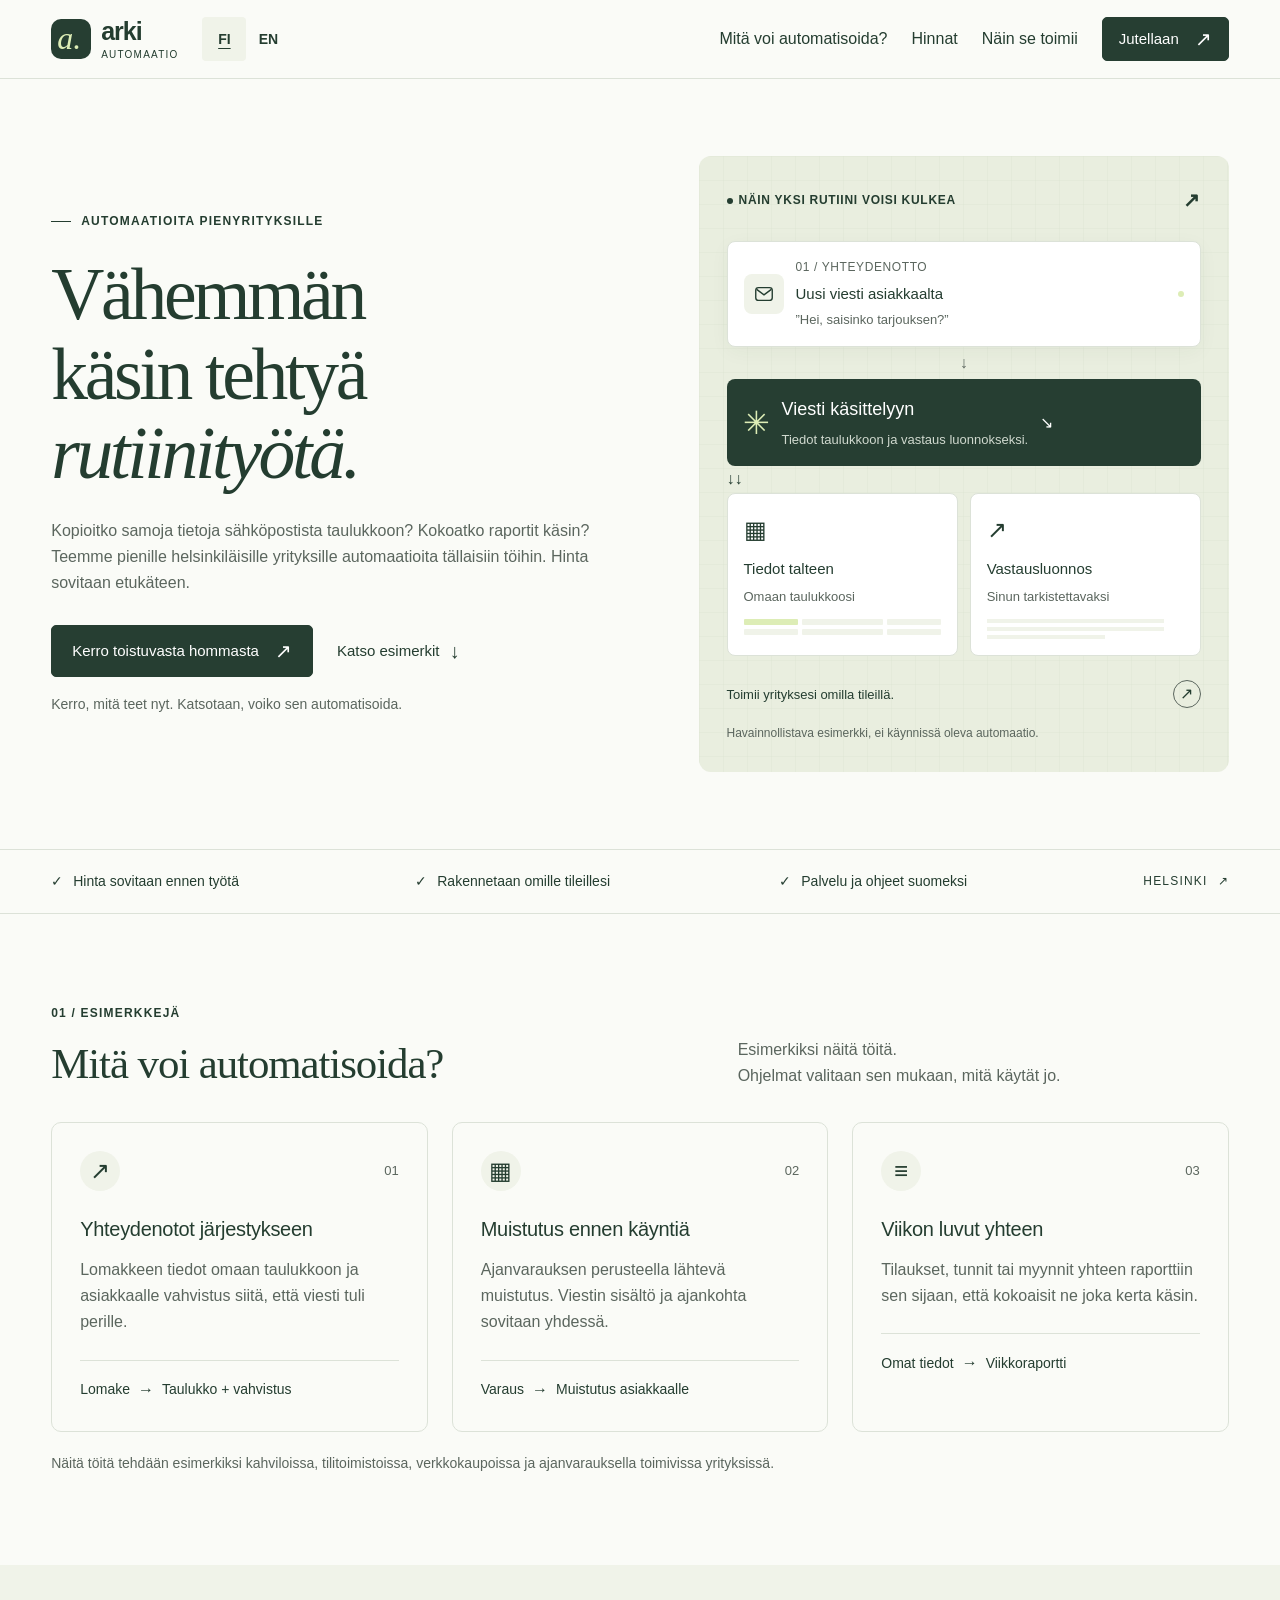
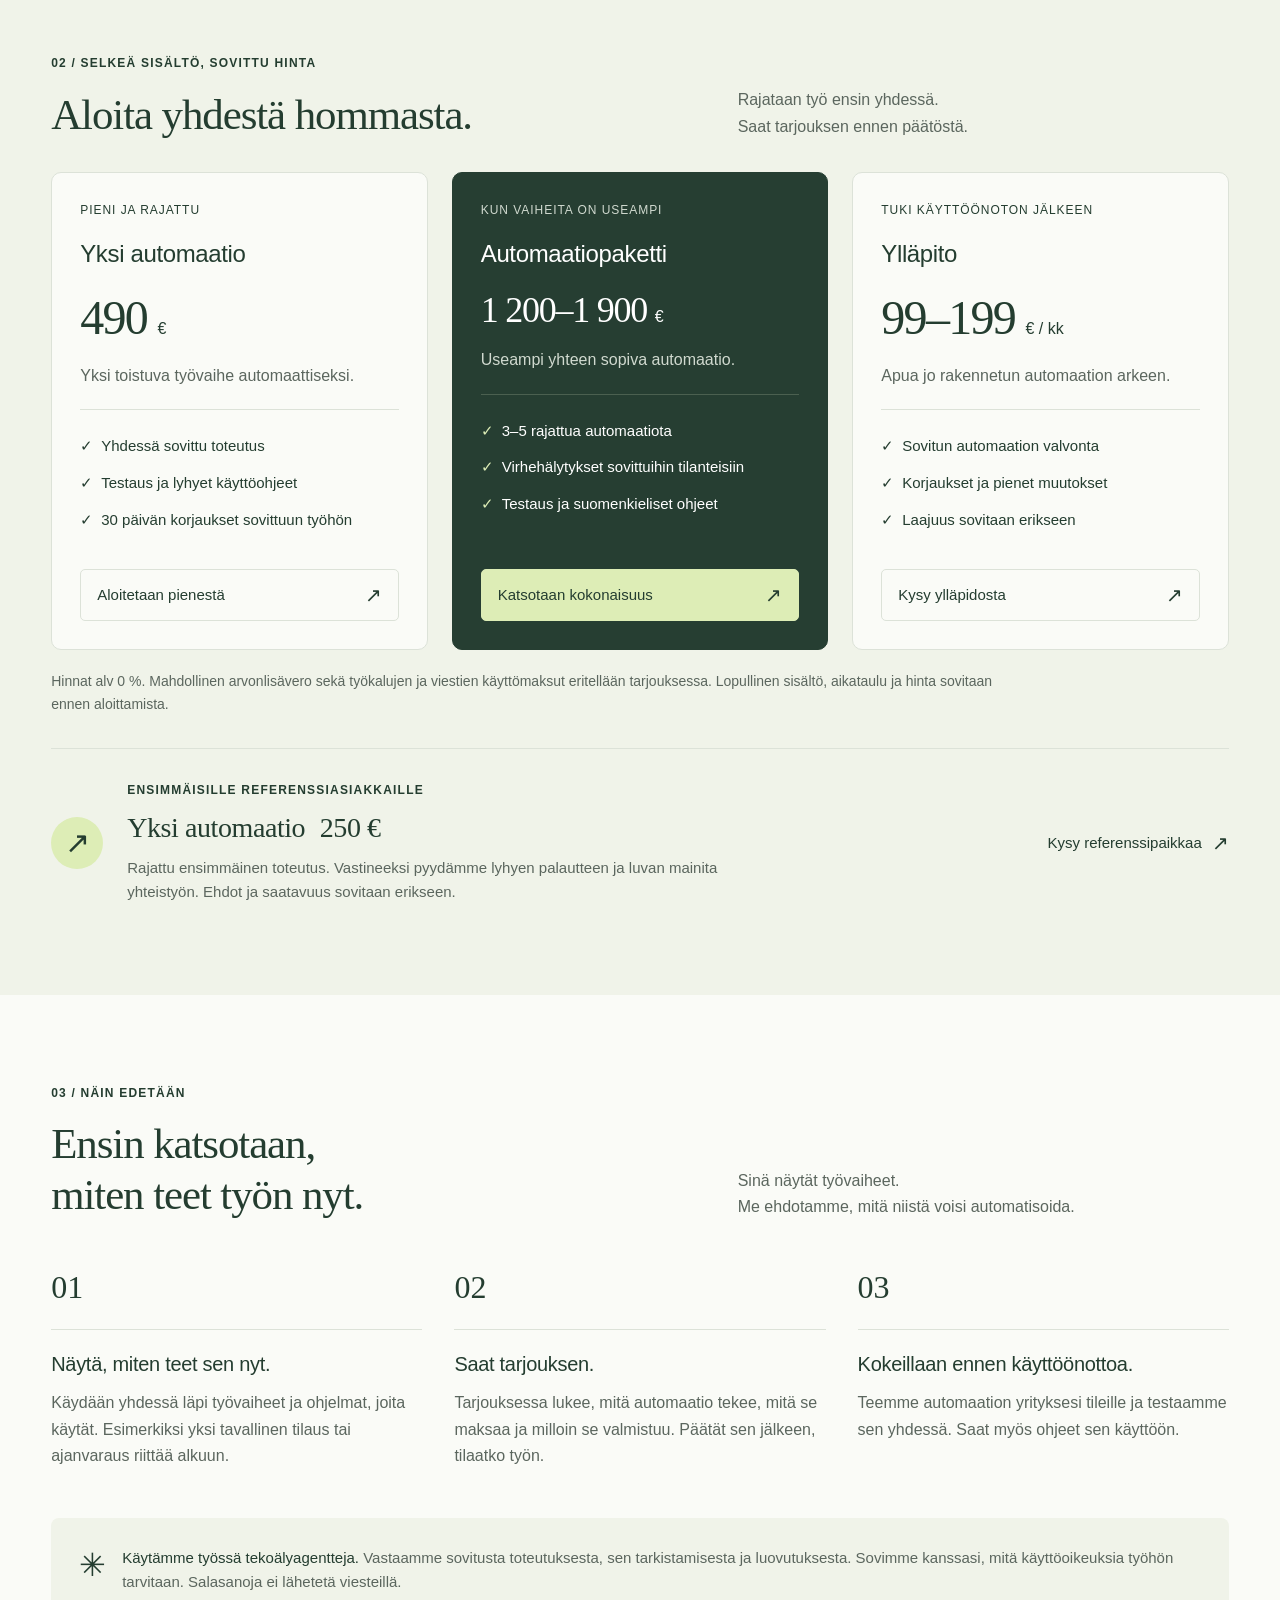
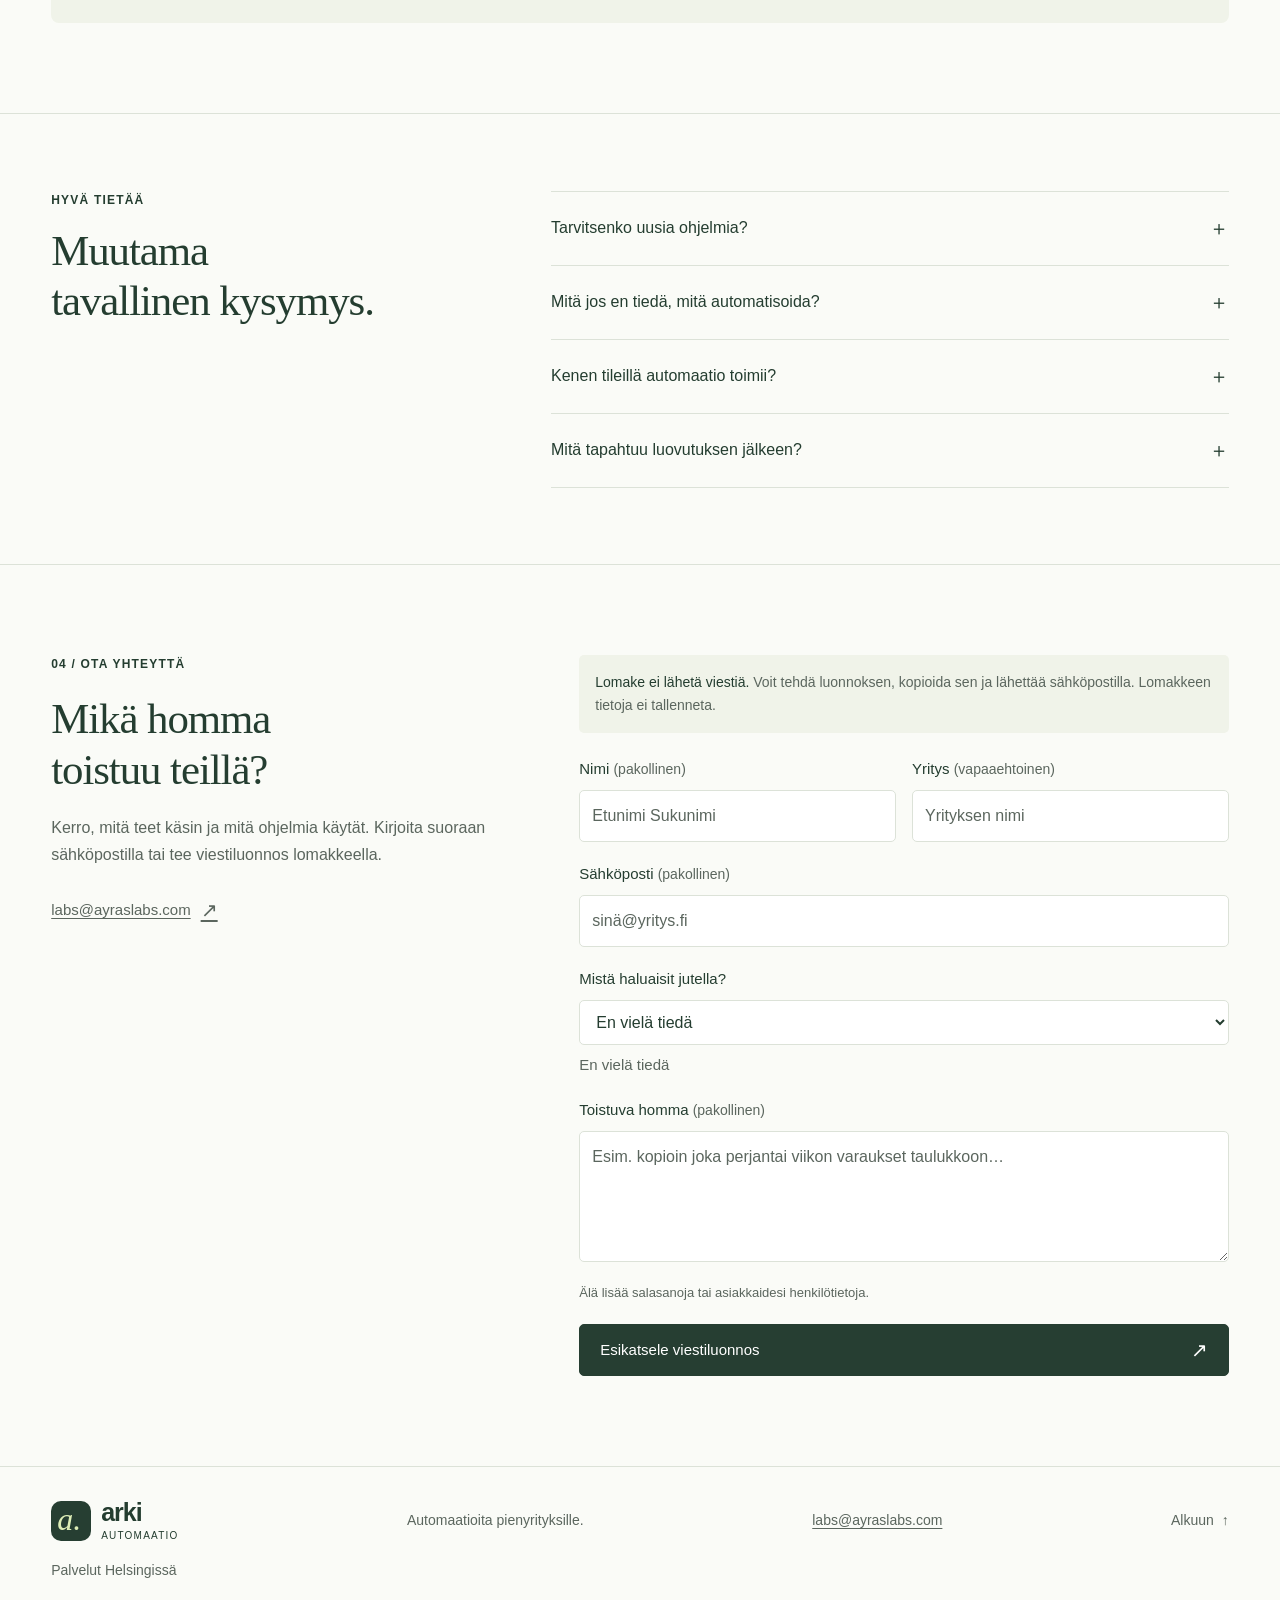
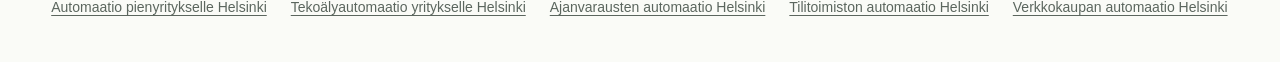
<file: index.html>
<!doctype html>
<html lang="fi">
<head>
  <meta charset="utf-8">
  <meta name="viewport" content="width=device-width, initial-scale=1">
  <meta name="description" content="Kiinteähintaisia automaatioita pienille helsinkiläisille yrityksille. Yhteydenotot, ajanvaraukset ja raportit sujuvammin. Tutustu esimerkkeihin ja hintoihin.">
  <meta name="theme-color" content="#263e32">
  <title>Arki Automaatio | Automaatioita pienyrityksille</title>
  <link rel="canonical" href="https://ayraslabs.com/">
  <link rel="alternate" hreflang="fi" href="https://ayraslabs.com/">
  <link rel="alternate" hreflang="en" href="https://ayraslabs.com/en/">
  <link rel="alternate" hreflang="x-default" href="https://ayraslabs.com/">
  <link rel="icon" href="./favicon.svg" type="image/svg+xml">
  <link rel="stylesheet" href="./styles.css">
  <script src="./app.js" defer></script>
</head>
<body>
  <a class="skip-link" href="#sisalto">Siirry sisältöön</a>
  <header class="site-header">
    <div class="container header-inner">
      <a class="brand" href="#alku" aria-label="Arki Automaatio, alkuun"><span class="brand-mark" aria-hidden="true">a.</span><span>arki<span class="brand-sub">AUTOMAATIO</span></span></a>
      <div class="header-actions">
        <div class="language-switch" role="group" aria-label="Kieli"><a href="./" lang="fi" hreflang="fi" aria-current="page" aria-label="Suomeksi">FI</a><a href="./en/" lang="en" hreflang="en" aria-label="In English">EN</a></div>
        <button class="menu-toggle" type="button" aria-expanded="false" aria-controls="navigation"><span class="menu-label">Valikko</span><span class="menu-icon" aria-hidden="true"></span></button>
      </div>
      <nav id="navigation" aria-label="Päänavigaatio">
        <a href="#esimerkit">Mitä voi automatisoida?</a>
        <a href="#hinnat">Hinnat</a>
        <a href="#nain-se-toimii">Näin se toimii</a>
        <a class="button button-small" href="#yhteys">Jutellaan <span aria-hidden="true">↗</span></a>
      </nav>
    </div>
  </header>

  <main id="sisalto">
    <section class="hero container" id="alku" aria-labelledby="hero-heading">
      <div class="hero-copy">
        <p class="eyebrow"><span class="tiny-line" aria-hidden="true"></span> AUTOMAATIOITA PIENYRITYKSILLE</p>
        <h1 id="hero-heading">Vähemmän<br>käsin tehtyä<br><em>rutiinityötä.</em></h1>
        <p class="hero-description">Kopioitko samoja tietoja sähköpostista taulukkoon? Kokoatko raportit käsin? Teemme pienille helsinkiläisille yrityksille automaatioita tällaisiin töihin. Hinta sovitaan etukäteen.</p>
        <div class="hero-actions"><a class="button" href="#yhteys">Kerro toistuvasta hommasta <span aria-hidden="true">↗</span></a><a class="text-link" href="#esimerkit">Katso esimerkit <span aria-hidden="true">↓</span></a></div>
        <p class="hero-note">Kerro, mitä teet nyt. Katsotaan, voiko sen automatisoida.</p>
      </div>
      <div class="hero-art" aria-label="Esimerkki: yhteydenotto siirtyy automaattisesti taulukkoon ja vastausluonnokseksi">
        <div class="art-caption"><span class="status-dot" aria-hidden="true"></span> NÄIN YKSI RUTIINI VOISI KULKEA <span aria-hidden="true">↗</span></div>
        <div class="flow-card card-incoming"><div class="app-icon" aria-hidden="true"><svg viewBox="0 0 24 24"><rect x="3" y="5" width="18" height="14" rx="3"/><path d="m4 7 8 6 8-6"/></svg></div><div><span class="flow-meta">01 / YHTEYDENOTTO</span><strong>Uusi viesti asiakkaalta</strong><small>”Hei, saisinko tarjouksen?”</small></div><span class="card-dot" aria-hidden="true"></span></div>
        <div class="flow-connector" aria-hidden="true"><span>↓</span></div>
        <div class="automation-hub"><span class="hub-icon" aria-hidden="true">✳</span><div><strong>Viesti käsittelyyn</strong><span>Tiedot taulukkoon ja vastaus luonnokseksi.</span></div><span class="hub-end" aria-hidden="true">↘</span></div>
        <div class="branch-line" aria-hidden="true"><span>↓</span><span>↓</span></div>
        <div class="flow-results">
          <div class="result-card"><span class="result-icon" aria-hidden="true">▦</span><strong>Tiedot talteen</strong><span>Omaan taulukkoosi</span><div class="mini-table" aria-hidden="true"><i></i><i></i><i></i><i></i><i></i><i></i></div></div>
          <div class="result-card"><span class="result-icon" aria-hidden="true">↗</span><strong>Vastausluonnos</strong><span>Sinun tarkistettavaksi</span><div class="mini-lines" aria-hidden="true"><i></i><i></i><i></i></div></div>
        </div>
        <div class="art-footer"><span>Toimii yrityksesi omilla tileillä.</span><span class="round-arrow" aria-hidden="true">↗</span></div>
        <p class="illustration-note">Havainnollistava esimerkki, ei käynnissä oleva automaatio.</p>
      </div>
    </section>

    <div class="principles"><div class="container principles-inner"><span><span aria-hidden="true">✓</span> Hinta sovitaan ennen työtä</span><span><span aria-hidden="true">✓</span> Rakennetaan omille tileillesi</span><span><span aria-hidden="true">✓</span> Palvelu ja ohjeet suomeksi</span><span class="local-label">HELSINKI <span aria-hidden="true">↗</span></span></div></div>

    <section class="section container" id="esimerkit" aria-labelledby="examples-heading">
      <div class="section-heading"><div><p class="eyebrow">01 / ESIMERKKEJÄ</p><h2 id="examples-heading">Mitä voi automatisoida?</h2></div><p>Esimerkiksi näitä töitä.<br>Ohjelmat valitaan sen mukaan, mitä käytät jo.</p></div>
      <div class="examples-grid">
        <article class="example-card"><div class="example-top"><span class="example-icon" aria-hidden="true">↗</span><span class="example-number">01</span></div><h3>Yhteydenotot järjestykseen</h3><p>Lomakkeen tiedot omaan taulukkoon ja asiakkaalle vahvistus siitä, että viesti tuli perille.</p><div class="example-route">Lomake <span aria-hidden="true">→</span> Taulukko + vahvistus</div></article>
        <article class="example-card"><div class="example-top"><span class="example-icon" aria-hidden="true">▦</span><span class="example-number">02</span></div><h3>Muistutus ennen käyntiä</h3><p>Ajanvarauksen perusteella lähtevä muistutus. Viestin sisältö ja ajankohta sovitaan yhdessä.</p><div class="example-route">Varaus <span aria-hidden="true">→</span> Muistutus asiakkaalle</div></article>
        <article class="example-card"><div class="example-top"><span class="example-icon" aria-hidden="true">≡</span><span class="example-number">03</span></div><h3>Viikon luvut yhteen</h3><p>Tilaukset, tunnit tai myynnit yhteen raporttiin sen sijaan, että kokoaisit ne joka kerta käsin.</p><div class="example-route">Omat tiedot <span aria-hidden="true">→</span> Viikkoraportti</div></article>
      </div>
      <p class="section-footnote">Näitä töitä tehdään esimerkiksi kahviloissa, tilitoimistoissa, verkkokaupoissa ja ajanvarauksella toimivissa yrityksissä.</p>
    </section>

    <section class="pricing-section" id="hinnat" aria-labelledby="pricing-heading"><div class="container section">
      <div class="section-heading"><div><p class="eyebrow">02 / SELKEÄ SISÄLTÖ, SOVITTU HINTA</p><h2 id="pricing-heading">Aloita yhdestä hommasta.</h2></div><p>Rajataan työ ensin yhdessä.<br>Saat tarjouksen ennen päätöstä.</p></div>
      <div class="pricing-grid">
        <article class="price-card"><p class="package-label">PIENI JA RAJATTU</p><h3>Yksi automaatio</h3><p class="price">490 <span>€</span></p><p class="price-description">Yksi toistuva työvaihe automaattiseksi.</p><ul><li>Yhdessä sovittu toteutus</li><li>Testaus ja lyhyet käyttöohjeet</li><li>30 päivän korjaukset sovittuun työhön</li></ul><a class="button button-outline" href="#yhteys" data-package="Yksi automaatio · 490 €">Aloitetaan pienestä <span aria-hidden="true">↗</span></a></article>
        <article class="price-card featured"><p class="package-label">KUN VAIHEITA ON USEAMPI</p><h3>Automaatiopaketti</h3><p class="price price-range">1 200–1 900 <span>€</span></p><p class="price-description">Useampi yhteen sopiva automaatio.</p><ul><li>3–5 rajattua automaatiota</li><li>Virhehälytykset sovittuihin tilanteisiin</li><li>Testaus ja suomenkieliset ohjeet</li></ul><a class="button button-lime" href="#yhteys" data-package="Automaatiopaketti · 1 200–1 900 €">Katsotaan kokonaisuus <span aria-hidden="true">↗</span></a></article>
        <article class="price-card"><p class="package-label">TUKI KÄYTTÖÖNOTON JÄLKEEN</p><h3>Ylläpito</h3><p class="price">99–199 <span>€ / kk</span></p><p class="price-description">Apua jo rakennetun automaation arkeen.</p><ul><li>Sovitun automaation valvonta</li><li>Korjaukset ja pienet muutokset</li><li>Laajuus sovitaan erikseen</li></ul><a class="button button-outline" href="#yhteys" data-package="Ylläpito · 99–199 €/kk">Kysy ylläpidosta <span aria-hidden="true">↗</span></a></article>
      </div>
      <p class="pricing-note">Hinnat alv 0 %. Mahdollinen arvonlisävero sekä työkalujen ja viestien käyttömaksut eritellään tarjouksessa. Lopullinen sisältö, aikataulu ja hinta sovitaan ennen aloittamista.</p>
      <aside class="reference-offer"><div class="reference-symbol" aria-hidden="true">↗</div><div><p class="eyebrow">ENSIMMÄISILLE REFERENSSIASIAKKAILLE</p><h3>Yksi automaatio <span>250 €</span></h3><p>Rajattu ensimmäinen toteutus. Vastineeksi pyydämme lyhyen palautteen ja luvan mainita yhteistyön. Ehdot ja saatavuus sovitaan erikseen.</p></div><a class="text-link" href="#yhteys" data-package="Referenssitoteutus · 250 €">Kysy referenssipaikkaa <span aria-hidden="true">↗</span></a></aside>
    </div></section>

    <section class="section container process-section" id="nain-se-toimii" aria-labelledby="process-heading">
      <div class="section-heading"><div><p class="eyebrow">03 / NÄIN EDETÄÄN</p><h2 id="process-heading">Ensin katsotaan,<br>miten teet työn nyt.</h2></div><p>Sinä näytät työvaiheet.<br>Me ehdotamme, mitä niistä voisi automatisoida.</p></div>
      <ol class="steps"><li><span class="step-number">01</span><h3>Näytä, miten teet sen nyt.</h3><p>Käydään yhdessä läpi työvaiheet ja ohjelmat, joita käytät. Esimerkiksi yksi tavallinen tilaus tai ajanvaraus riittää alkuun.</p></li><li><span class="step-number">02</span><h3>Saat tarjouksen.</h3><p>Tarjouksessa lukee, mitä automaatio tekee, mitä se maksaa ja milloin se valmistuu. Päätät sen jälkeen, tilaatko työn.</p></li><li><span class="step-number">03</span><h3>Kokeillaan ennen käyttöönottoa.</h3><p>Teemme automaation yrityksesi tileille ja testaamme sen yhdessä. Saat myös ohjeet sen käyttöön.</p></li></ol>
      <div class="honesty-note"><span aria-hidden="true">✳</span><p><strong>Käytämme työssä tekoälyagentteja.</strong> Vastaamme sovitusta toteutuksesta, sen tarkistamisesta ja luovutuksesta. Sovimme kanssasi, mitä käyttöoikeuksia työhön tarvitaan. Salasanoja ei lähetetä viesteillä.</p></div>
    </section>

    <section class="faq-section"><div class="container faq-layout"><div><p class="eyebrow">HYVÄ TIETÄÄ</p><h2>Muutama<br>tavallinen kysymys.</h2></div><div class="faq-list">
      <details><summary>Tarvitsenko uusia ohjelmia?<span aria-hidden="true">＋</span></summary><p>Emme vaihda työkaluja vain vaihtamisen vuoksi. Katsomme ensin, mitä käytät nyt ja voiko ne yhdistää. Jos tarvitaan maksullinen palvelu, sen kulut ja omistajuus sovitaan ennen toteutusta.</p></details>
      <details><summary>Mitä jos en tiedä, mitä automatisoida?<span aria-hidden="true">＋</span></summary><p>Kerro työstä, jossa siirrät tietoja paikasta toiseen tai teet saman asian usein samalla tavalla. Selvitetään yhdessä, onko siitä järkevää tehdä automaatio.</p></details>
      <details><summary>Kenen tileillä automaatio toimii?<span aria-hidden="true">＋</span></summary><p>Lähtökohtaisesti sinun yrityksesi omilla tileillä. Sovimme tarvittavista käyttöoikeuksista, henkilötietojen käsittelystä ja mahdollisista ulkopuolisista palveluista ennen työn aloittamista.</p></details>
      <details><summary>Mitä tapahtuu luovutuksen jälkeen?<span aria-hidden="true">＋</span></summary><p>Saat käyttöohjeet. Yhden automaation pakettiin kuuluu 30 päivän korjausjakso sovittuun toteutukseen. Jatkuvasta valvonnasta, ylläpidosta ja uusista ominaisuuksista sovitaan erikseen.</p></details>
    </div></div></section>

    <section class="section container contact-section" id="yhteys" aria-labelledby="contact-heading"><div class="contact-copy"><p class="eyebrow">04 / OTA YHTEYTTÄ</p><h2 id="contact-heading">Mikä homma<br>toistuu teillä?</h2><p>Kerro, mitä teet käsin ja mitä ohjelmia käytät. Kirjoita suoraan sähköpostilla tai tee viestiluonnos lomakkeella.</p><p><a class="text-link" href="mailto:labs@ayraslabs.com">labs@ayraslabs.com <span aria-hidden="true">↗</span></a></p></div>
      <form id="contact-form" class="contact-form">
        <p class="preview-notice"><strong>Lomake ei lähetä viestiä.</strong> Voit tehdä luonnoksen, kopioida sen ja lähettää sähköpostilla. Lomakkeen tietoja ei tallenneta.</p>
        <fieldset id="contact-fields" disabled>
          <div class="form-row">
            <div class="field"><label for="name">Nimi <span>(pakollinen)</span></label><input id="name" name="name" autocomplete="name" maxlength="120" required placeholder="Etunimi Sukunimi"></div>
            <div class="field"><label for="company">Yritys <span>(vapaaehtoinen)</span></label><input id="company" name="company" autocomplete="organization" maxlength="160" placeholder="Yrityksen nimi"></div>
          </div>
          <div class="field"><label for="email">Sähköposti <span>(pakollinen)</span></label><input id="email" name="email" type="email" autocomplete="email" maxlength="200" required placeholder="sinä@yritys.fi"></div>
          <div class="field"><label for="package">Mistä haluaisit jutella?</label><select id="package" name="package" aria-describedby="package-selection"><option>En vielä tiedä</option><option value="Yksi automaatio · 490 €">Yksi automaatio</option><option value="Automaatiopaketti · 1 200–1 900 €">Automaatiopaketti</option><option value="Ylläpito · 99–199 €/kk">Ylläpito</option><option value="Referenssitoteutus · 250 €">Referenssitoteutus</option></select><output id="package-selection" class="package-selection" for="package">En vielä tiedä</output></div>
          <div class="field"><label for="message">Toistuva homma <span>(pakollinen)</span></label><textarea id="message" name="message" rows="4" maxlength="4000" required placeholder="Esim. kopioin joka perjantai viikon varaukset taulukkoon…"></textarea></div>
          <p class="form-help">Älä lisää salasanoja tai asiakkaidesi henkilötietoja.</p>
          <button class="button" type="submit">Esikatsele viestiluonnos <span aria-hidden="true">↗</span></button>
        </fieldset>
        <noscript><p>Viestiluonnoksen tekeminen tarvitsee JavaScriptin. Voit kirjoittaa suoraan osoitteeseen <a href="mailto:labs@ayraslabs.com">labs@ayraslabs.com</a>.</p></noscript>
      </form>
    </section>
  </main>

  <footer><div class="container footer-inner"><a class="brand" href="#alku"><span class="brand-mark" aria-hidden="true">a.</span><span>arki<span class="brand-sub">AUTOMAATIO</span></span></a><p>Automaatioita pienyrityksille.</p><a class="draft-label" href="mailto:labs@ayraslabs.com">labs@ayraslabs.com</a><nav class="footer-links" aria-label="Palvelut Helsingissä"><p>Palvelut Helsingissä</p><ul><li><a href="./automaatio-pienyritykselle-helsinki/">Automaatio pienyritykselle Helsinki</a></li><li><a href="./tekoalyautomaatio-yritykselle-helsinki/">Tekoälyautomaatio yritykselle Helsinki</a></li><li><a href="./ajanvarausten-automaatio-helsinki/">Ajanvarausten automaatio Helsinki</a></li><li><a href="./tilitoimiston-automaatio-helsinki/">Tilitoimiston automaatio Helsinki</a></li><li><a href="./verkkokaupan-automaatio-helsinki/">Verkkokaupan automaatio Helsinki</a></li></ul></nav><a href="#alku" class="back-top">Alkuun <span aria-hidden="true">↑</span></a></div></footer>

  <dialog id="draft-dialog" aria-labelledby="draft-title" aria-describedby="draft-info"><div class="dialog-heading"><p class="eyebrow">VIESTILUONNOS</p><button type="button" class="close-dialog" aria-label="Sulje viestiluonnos">×</button></div><h2 id="draft-title">Tässä viestiluonnoksesi.</h2><p id="draft-info">Viestiä ei ole lähetetty. Kopioi teksti ja lähetä se osoitteeseen <a href="mailto:labs@ayraslabs.com">labs@ayraslabs.com</a>.</p><label class="draft-label-text" for="draft-output">Viestin sisältö</label><textarea id="draft-output" readonly rows="12"></textarea><div class="dialog-actions"><button class="button" id="copy-draft" type="button">Kopioi luonnos <span aria-hidden="true">↗</span></button><button class="text-link close-dialog" type="button">Takaisin muokkaamaan</button></div><p id="copy-status" role="status" aria-live="polite"></p></dialog>
</body>
</html>
</file>
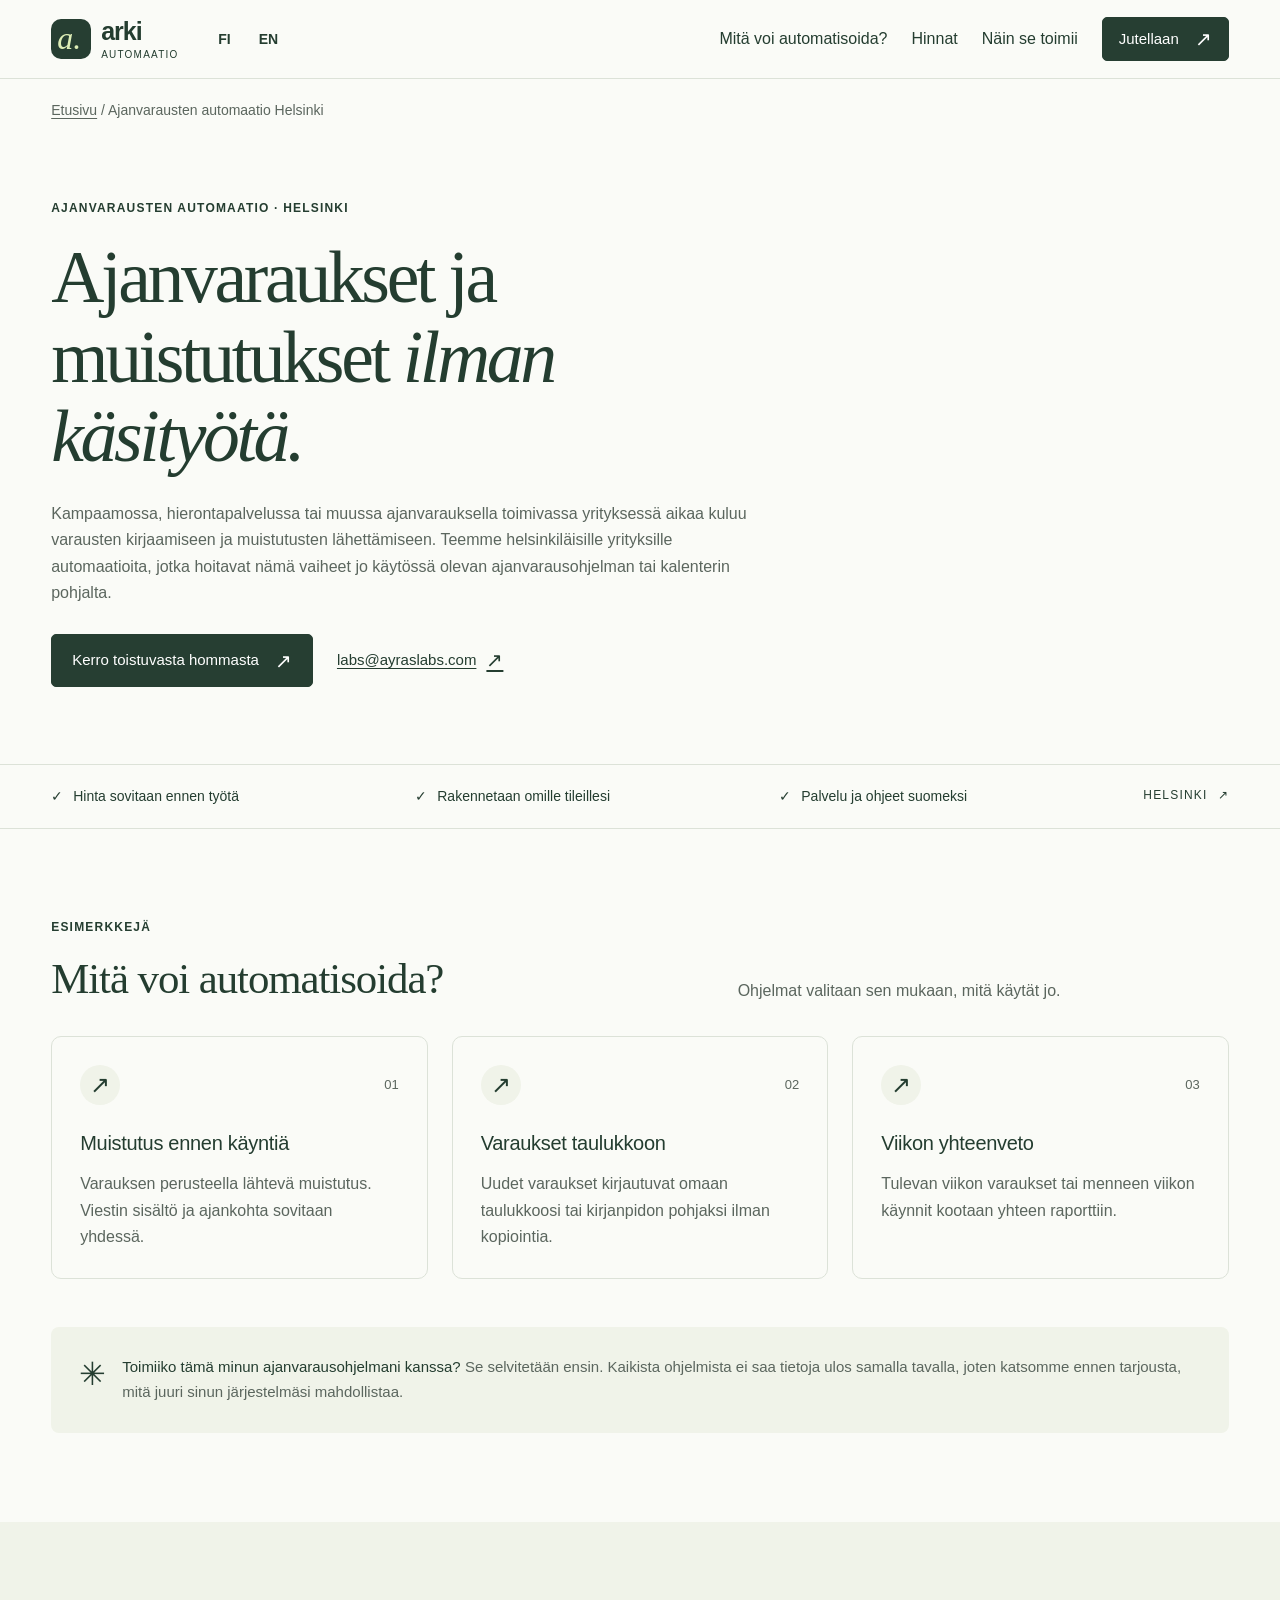
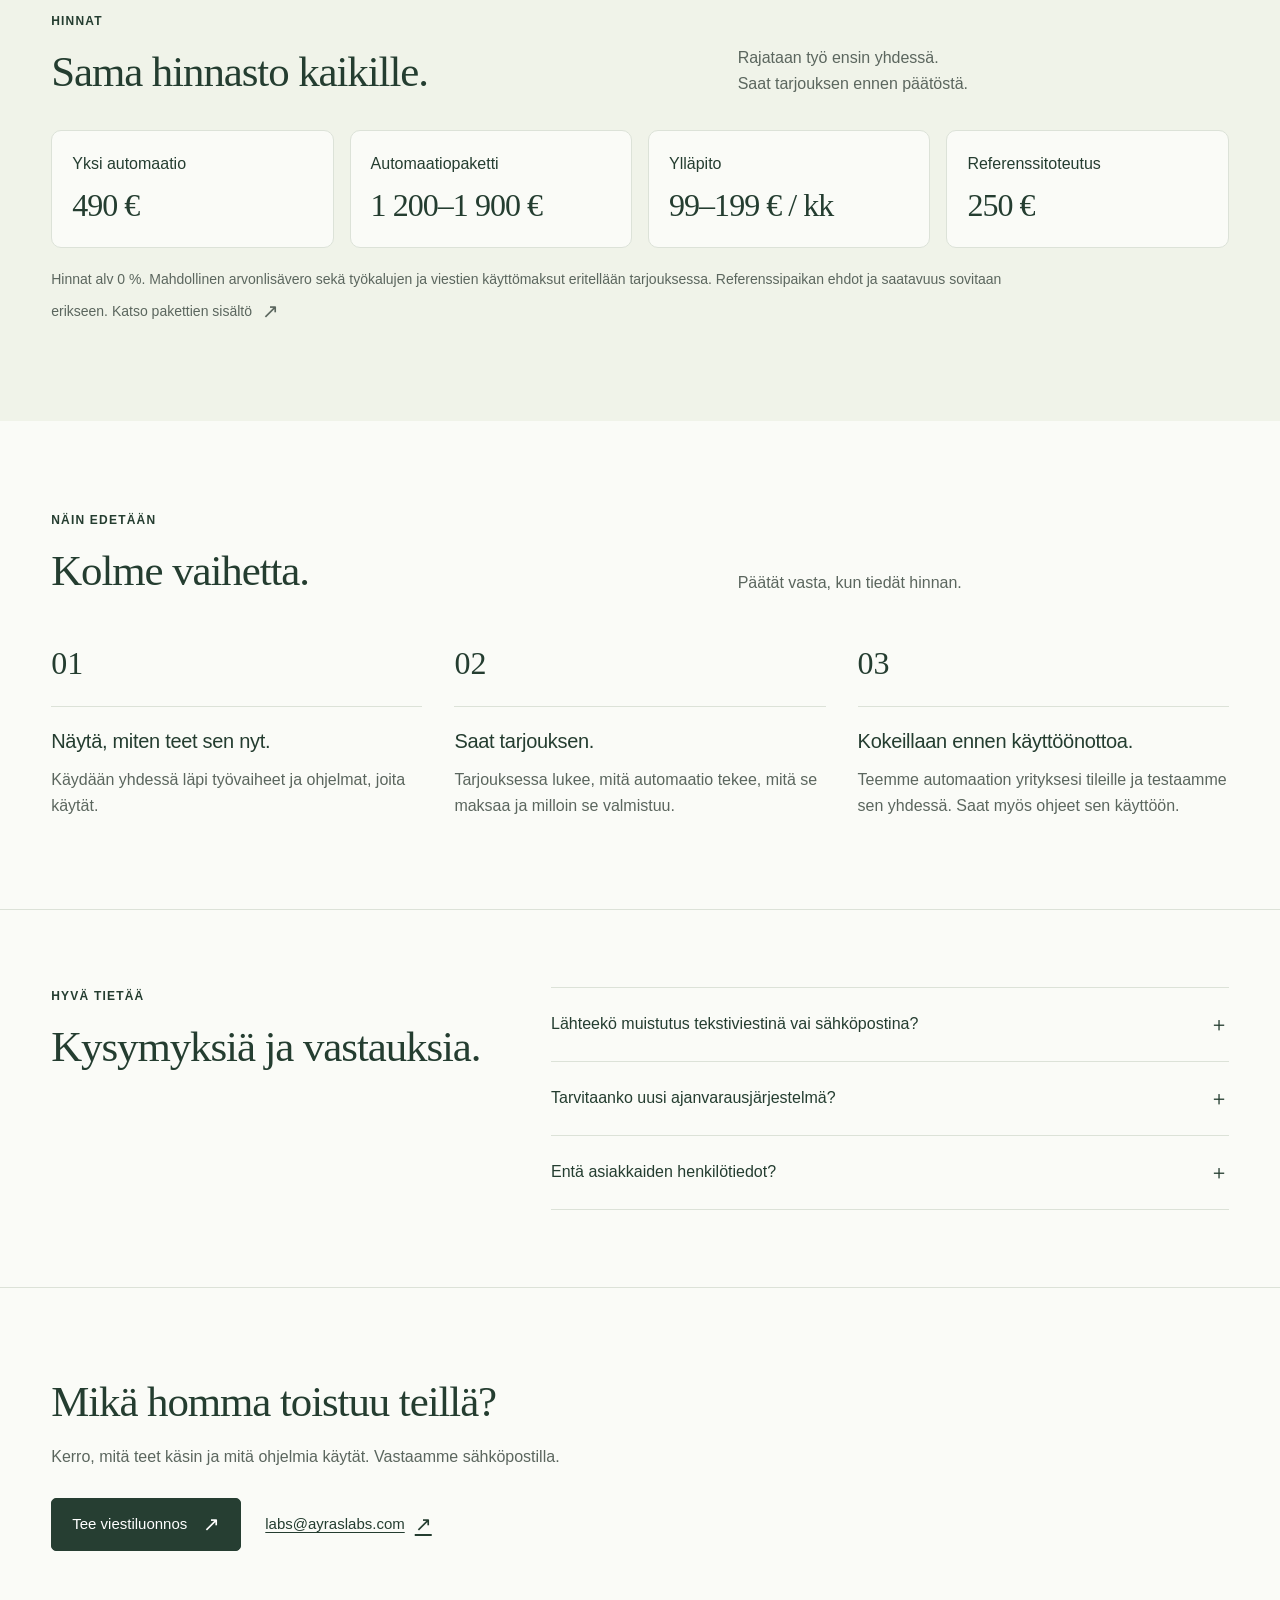
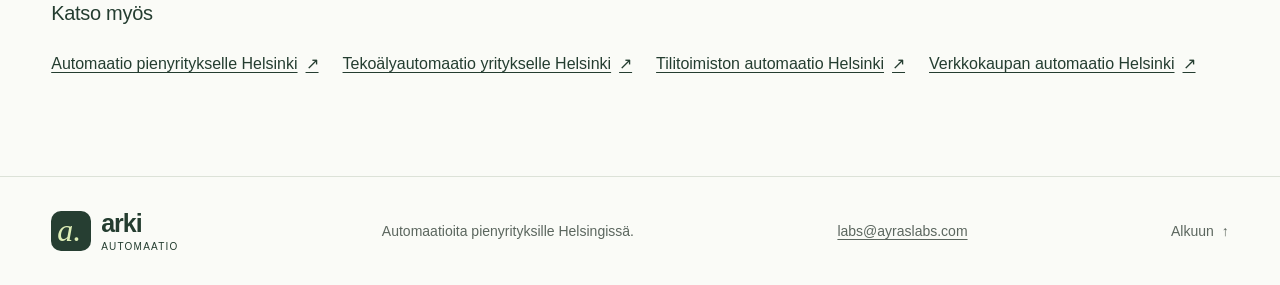
<file: ajanvarausten-automaatio-helsinki/index.html>
<!doctype html>
<html lang="fi">
<head>
  <meta charset="utf-8">
  <meta name="viewport" content="width=device-width, initial-scale=1">
  <meta name="description" content="Ajanvarauksella toimivalle yritykselle Helsingissä: muistutukset ennen käyntiä, varaukset taulukkoon ja viikon yhteenveto automaattisesti. Kiinteä hinta.">
  <meta name="theme-color" content="#263e32">
  <title>Ajanvarausten automaatio Helsingissä | Arki Automaatio</title>
  <link rel="canonical" href="https://ayraslabs.com/ajanvarausten-automaatio-helsinki/">
  <meta property="og:type" content="website">
  <meta property="og:locale" content="fi_FI">
  <meta property="og:site_name" content="Arki Automaatio">
  <meta property="og:title" content="Ajanvarausten automaatio Helsingissä | Arki Automaatio">
  <meta property="og:description" content="Ajanvarauksella toimivalle yritykselle Helsingissä: muistutukset ennen käyntiä, varaukset taulukkoon ja viikon yhteenveto automaattisesti. Kiinteä hinta.">
  <meta property="og:url" content="https://ayraslabs.com/ajanvarausten-automaatio-helsinki/">
  <link rel="icon" href="../favicon.svg" type="image/svg+xml">
  <link rel="stylesheet" href="../styles.css">
  <script src="../app.js" defer></script>
  <script type="application/ld+json">
{
 "@context": "https://schema.org",
 "@graph": [
  {
   "@type": "Service",
   "name": "Ajanvarausten automaatio Helsinki",
   "url": "https://ayraslabs.com/ajanvarausten-automaatio-helsinki/",
   "description": "Ajanvarauksella toimivalle yritykselle Helsingissä: muistutukset ennen käyntiä, varaukset taulukkoon ja viikon yhteenveto automaattisesti. Kiinteä hinta.",
   "areaServed": {
    "@type": "City",
    "name": "Helsinki"
   },
   "inLanguage": "fi",
   "provider": {
    "@type": "ProfessionalService",
    "name": "Arki Automaatio",
    "url": "https://ayraslabs.com/",
    "email": "labs@ayraslabs.com",
    "areaServed": {
     "@type": "City",
     "name": "Helsinki"
    }
   },
   "offers": [
    {
     "@type": "Offer",
     "name": "Yksi automaatio",
     "price": "490",
     "priceCurrency": "EUR"
    },
    {
     "@type": "Offer",
     "name": "Ylläpito",
     "priceSpecification": {
      "@type": "UnitPriceSpecification",
      "minPrice": "99",
      "maxPrice": "199",
      "priceCurrency": "EUR",
      "unitText": "kuukausi"
     }
    }
   ]
  },
  {
   "@type": "FAQPage",
   "mainEntity": [
    {
     "@type": "Question",
     "name": "Lähteekö muistutus tekstiviestinä vai sähköpostina?",
     "acceptedAnswer": {
      "@type": "Answer",
      "text": "Sovitaan yhdessä. Tekstiviesteistä voi tulla käyttömaksuja, ja ne eritellään tarjouksessa."
     }
    },
    {
     "@type": "Question",
     "name": "Tarvitaanko uusi ajanvarausjärjestelmä?",
     "acceptedAnswer": {
      "@type": "Answer",
      "text": "Ei lähtökohtaisesti. Katsomme ensin, voiko nykyistä järjestelmää käyttää sellaisenaan."
     }
    },
    {
     "@type": "Question",
     "name": "Entä asiakkaiden henkilötiedot?",
     "acceptedAnswer": {
      "@type": "Answer",
      "text": "Sovimme henkilötietojen käsittelystä ennen työn aloittamista. Älä lisää asiakkaidesi henkilötietoja yhteydenottoviestiin."
     }
    }
   ]
  }
 ]
}
  </script>
</head>
<body>
  <a class="skip-link" href="#sisalto">Siirry sisältöön</a>
  <header class="site-header">
    <div class="container header-inner">
      <a class="brand" href="../" aria-label="Arki Automaatio, etusivulle"><span class="brand-mark" aria-hidden="true">a.</span><span>arki<span class="brand-sub">AUTOMAATIO</span></span></a>
      <div class="header-actions">
        <div class="language-switch" role="group" aria-label="Kieli"><a href="../" lang="fi" hreflang="fi" aria-label="Suomeksi">FI</a><a href="../en/" lang="en" hreflang="en" aria-label="In English">EN</a></div>
        <button class="menu-toggle" type="button" aria-expanded="false" aria-controls="navigation"><span class="menu-label">Valikko</span><span class="menu-icon" aria-hidden="true"></span></button>
      </div>
      <nav id="navigation" aria-label="Päänavigaatio">
        <a href="../#esimerkit">Mitä voi automatisoida?</a>
        <a href="../#hinnat">Hinnat</a>
        <a href="../#nain-se-toimii">Näin se toimii</a>
        <a class="button button-small" href="../#yhteys">Jutellaan <span aria-hidden="true">↗</span></a>
      </nav>
    </div>
  </header>

  <main id="sisalto">
    <nav class="container breadcrumbs" aria-label="Murupolku"><a href="../">Etusivu</a> <span aria-hidden="true">/</span> <span aria-current="page">Ajanvarausten automaatio Helsinki</span></nav>
    <section class="landing-hero container" aria-labelledby="hero-heading">
      <p class="eyebrow"><span class="tiny-line" aria-hidden="true"></span> AJANVARAUSTEN AUTOMAATIO · HELSINKI</p>
      <h1 id="hero-heading">Ajanvaraukset ja muistutukset <em>ilman käsityötä.</em></h1>
      <p class="hero-description">Kampaamossa, hierontapalvelussa tai muussa ajanvarauksella toimivassa yrityksessä aikaa kuluu varausten kirjaamiseen ja muistutusten lähettämiseen. Teemme helsinkiläisille yrityksille automaatioita, jotka hoitavat nämä vaiheet jo käytössä olevan ajanvarausohjelman tai kalenterin pohjalta.</p>
      <div class="hero-actions"><a class="button" href="../#yhteys">Kerro toistuvasta hommasta <span aria-hidden="true">↗</span></a><a class="text-link" href="mailto:labs@ayraslabs.com">labs@ayraslabs.com <span aria-hidden="true">↗</span></a></div>
    </section>

    <div class="principles"><div class="container principles-inner"><span><span aria-hidden="true">✓</span> Hinta sovitaan ennen työtä</span><span><span aria-hidden="true">✓</span> Rakennetaan omille tileillesi</span><span><span aria-hidden="true">✓</span> Palvelu ja ohjeet suomeksi</span><span class="local-label">HELSINKI <span aria-hidden="true">↗</span></span></div></div>

    <section class="section container" aria-labelledby="examples-heading">
      <div class="section-heading"><div><p class="eyebrow">ESIMERKKEJÄ</p><h2 id="examples-heading">Mitä voi automatisoida?</h2></div><p>Ohjelmat valitaan sen mukaan, mitä käytät jo.</p></div>
      <div class="examples-grid"><article class="example-card"><div class="example-top"><span class="example-icon" aria-hidden="true">↗</span><span class="example-number">01</span></div><h3>Muistutus ennen käyntiä</h3><p>Varauksen perusteella lähtevä muistutus. Viestin sisältö ja ajankohta sovitaan yhdessä.</p></article><article class="example-card"><div class="example-top"><span class="example-icon" aria-hidden="true">↗</span><span class="example-number">02</span></div><h3>Varaukset taulukkoon</h3><p>Uudet varaukset kirjautuvat omaan taulukkoosi tai kirjanpidon pohjaksi ilman kopiointia.</p></article><article class="example-card"><div class="example-top"><span class="example-icon" aria-hidden="true">↗</span><span class="example-number">03</span></div><h3>Viikon yhteenveto</h3><p>Tulevan viikon varaukset tai menneen viikon käynnit kootaan yhteen raporttiin.</p></article></div>
      <div class="honesty-note"><span aria-hidden="true">✳</span><p><strong>Toimiiko tämä minun ajanvarausohjelmani kanssa?</strong> Se selvitetään ensin. Kaikista ohjelmista ei saa tietoja ulos samalla tavalla, joten katsomme ennen tarjousta, mitä juuri sinun järjestelmäsi mahdollistaa.</p></div>
    </section>

    <section class="pricing-section" aria-labelledby="hinnat-heading"><div class="container section">
      <div class="section-heading"><div><p class="eyebrow">HINNAT</p><h2 id="hinnat-heading">Sama hinnasto kaikille.</h2></div><p>Rajataan työ ensin yhdessä.<br>Saat tarjouksen ennen päätöstä.</p></div>
      <ul class="landing-prices">
        <li><strong>Yksi automaatio</strong><span>490 €</span></li>
        <li><strong>Automaatiopaketti</strong><span>1 200–1 900 €</span></li>
        <li><strong>Ylläpito</strong><span>99–199 € / kk</span></li>
        <li><strong>Referenssitoteutus</strong><span>250 €</span></li>
      </ul>
      <p class="pricing-note">Hinnat alv 0 %. Mahdollinen arvonlisävero sekä työkalujen ja viestien käyttömaksut eritellään tarjouksessa. Referenssipaikan ehdot ja saatavuus sovitaan erikseen. <a class="text-link" href="../#hinnat">Katso pakettien sisältö <span aria-hidden="true">↗</span></a></p>
    </div></section>

    <section class="section container process-section" aria-labelledby="process-heading">
      <div class="section-heading"><div><p class="eyebrow">NÄIN EDETÄÄN</p><h2 id="process-heading">Kolme vaihetta.</h2></div><p>Päätät vasta, kun tiedät hinnan.</p></div>
      <ol class="steps"><li><span class="step-number">01</span><h3>Näytä, miten teet sen nyt.</h3><p>Käydään yhdessä läpi työvaiheet ja ohjelmat, joita käytät.</p></li><li><span class="step-number">02</span><h3>Saat tarjouksen.</h3><p>Tarjouksessa lukee, mitä automaatio tekee, mitä se maksaa ja milloin se valmistuu.</p></li><li><span class="step-number">03</span><h3>Kokeillaan ennen käyttöönottoa.</h3><p>Teemme automaation yrityksesi tileille ja testaamme sen yhdessä. Saat myös ohjeet sen käyttöön.</p></li></ol>
    </section>

    <section class="faq-section"><div class="container faq-layout"><div><p class="eyebrow">HYVÄ TIETÄÄ</p><h2>Kysymyksiä ja vastauksia.</h2></div><div class="faq-list"><details><summary>Lähteekö muistutus tekstiviestinä vai sähköpostina?<span aria-hidden="true">＋</span></summary><p>Sovitaan yhdessä. Tekstiviesteistä voi tulla käyttömaksuja, ja ne eritellään tarjouksessa.</p></details><details><summary>Tarvitaanko uusi ajanvarausjärjestelmä?<span aria-hidden="true">＋</span></summary><p>Ei lähtökohtaisesti. Katsomme ensin, voiko nykyistä järjestelmää käyttää sellaisenaan.</p></details><details><summary>Entä asiakkaiden henkilötiedot?<span aria-hidden="true">＋</span></summary><p>Sovimme henkilötietojen käsittelystä ennen työn aloittamista. Älä lisää asiakkaidesi henkilötietoja yhteydenottoviestiin.</p></details></div></div></section>

    <section class="section container landing-cta" aria-labelledby="cta-heading">
      <h2 id="cta-heading">Mikä homma toistuu teillä?</h2>
      <p>Kerro, mitä teet käsin ja mitä ohjelmia käytät. Vastaamme sähköpostilla.</p>
      <div class="hero-actions"><a class="button" href="../#yhteys">Tee viestiluonnos <span aria-hidden="true">↗</span></a><a class="text-link" href="mailto:labs@ayraslabs.com">labs@ayraslabs.com <span aria-hidden="true">↗</span></a></div>
      <h3 class="related-heading">Katso myös</h3>
      <ul class="related-links"><li><a href="../automaatio-pienyritykselle-helsinki/">Automaatio pienyritykselle Helsinki <span aria-hidden="true">↗</span></a></li><li><a href="../tekoalyautomaatio-yritykselle-helsinki/">Tekoälyautomaatio yritykselle Helsinki <span aria-hidden="true">↗</span></a></li><li><a href="../tilitoimiston-automaatio-helsinki/">Tilitoimiston automaatio Helsinki <span aria-hidden="true">↗</span></a></li><li><a href="../verkkokaupan-automaatio-helsinki/">Verkkokaupan automaatio Helsinki <span aria-hidden="true">↗</span></a></li></ul>
    </section>
  </main>

  <footer><div class="container footer-inner"><a class="brand" href="../"><span class="brand-mark" aria-hidden="true">a.</span><span>arki<span class="brand-sub">AUTOMAATIO</span></span></a><p>Automaatioita pienyrityksille Helsingissä.</p><a class="draft-label" href="mailto:labs@ayraslabs.com">labs@ayraslabs.com</a><a href="#sisalto" class="back-top">Alkuun <span aria-hidden="true">↑</span></a></div></footer>
</body>
</html>
</file>
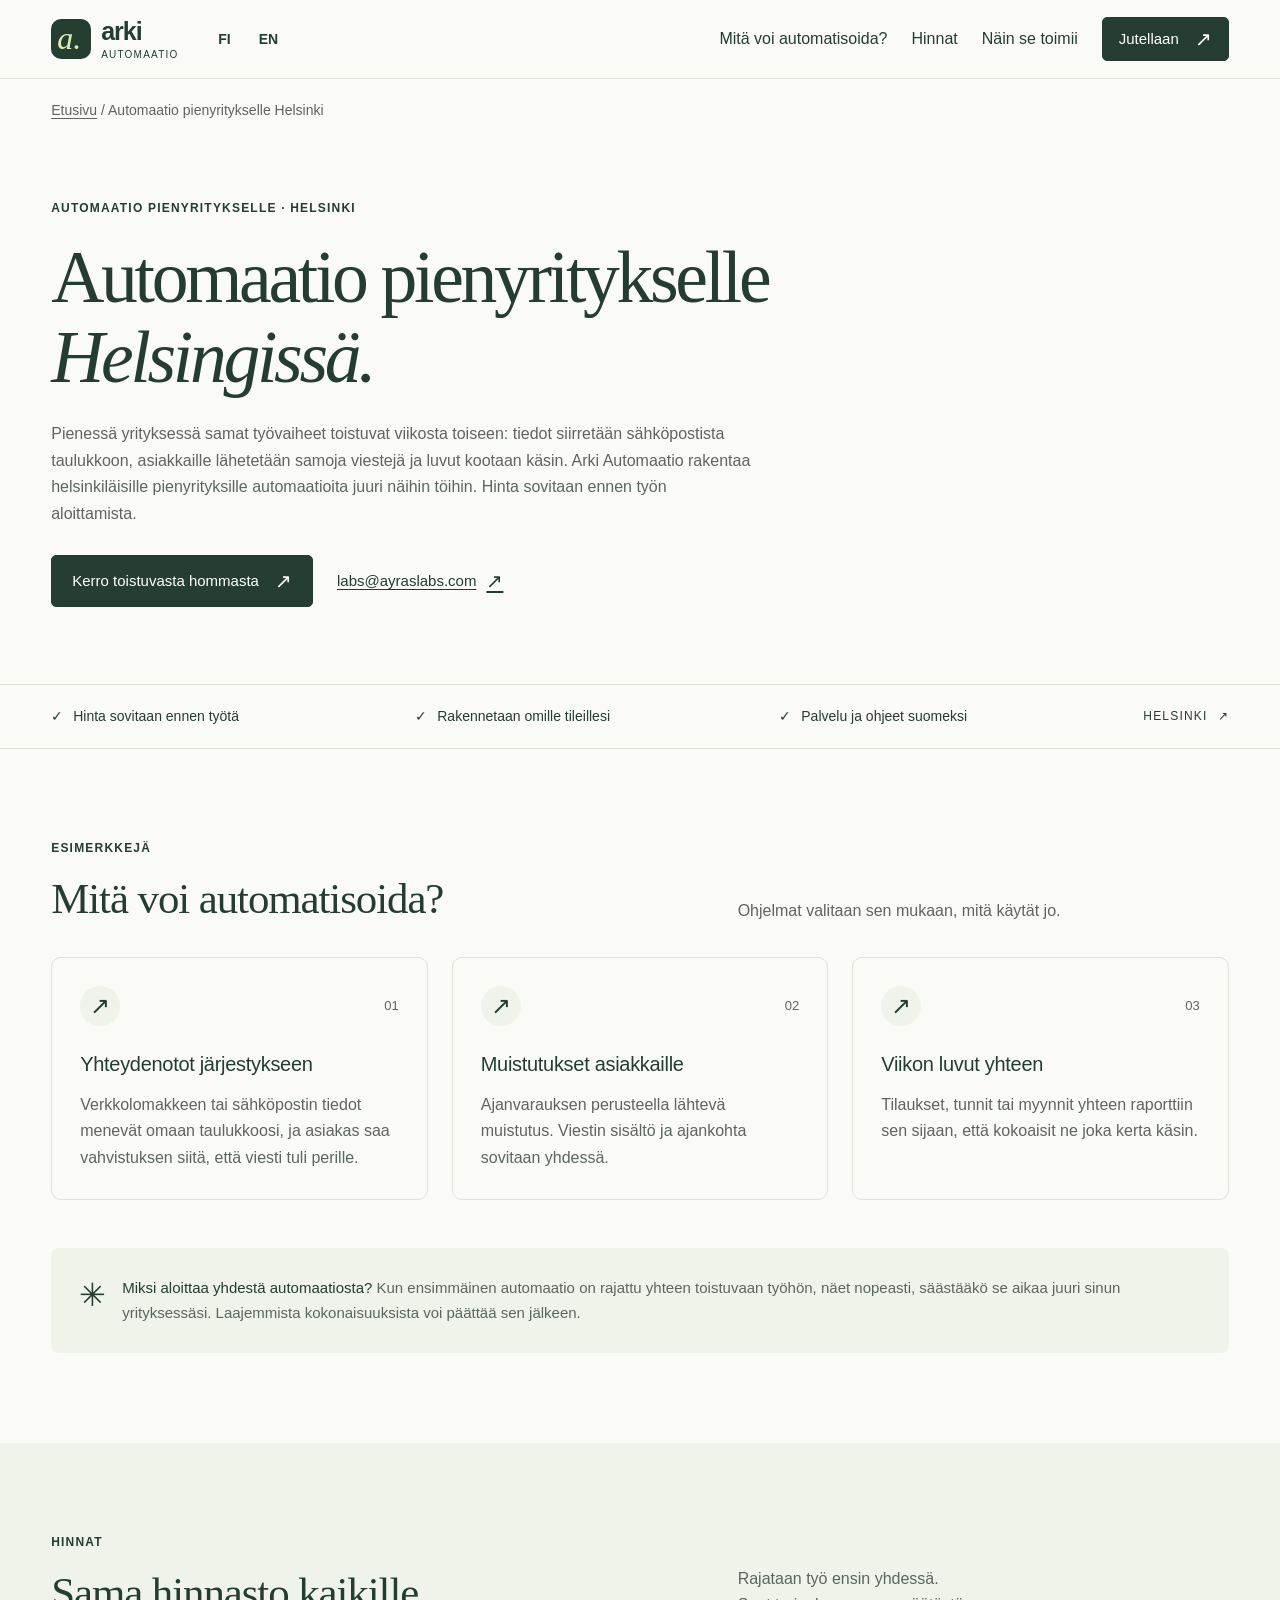
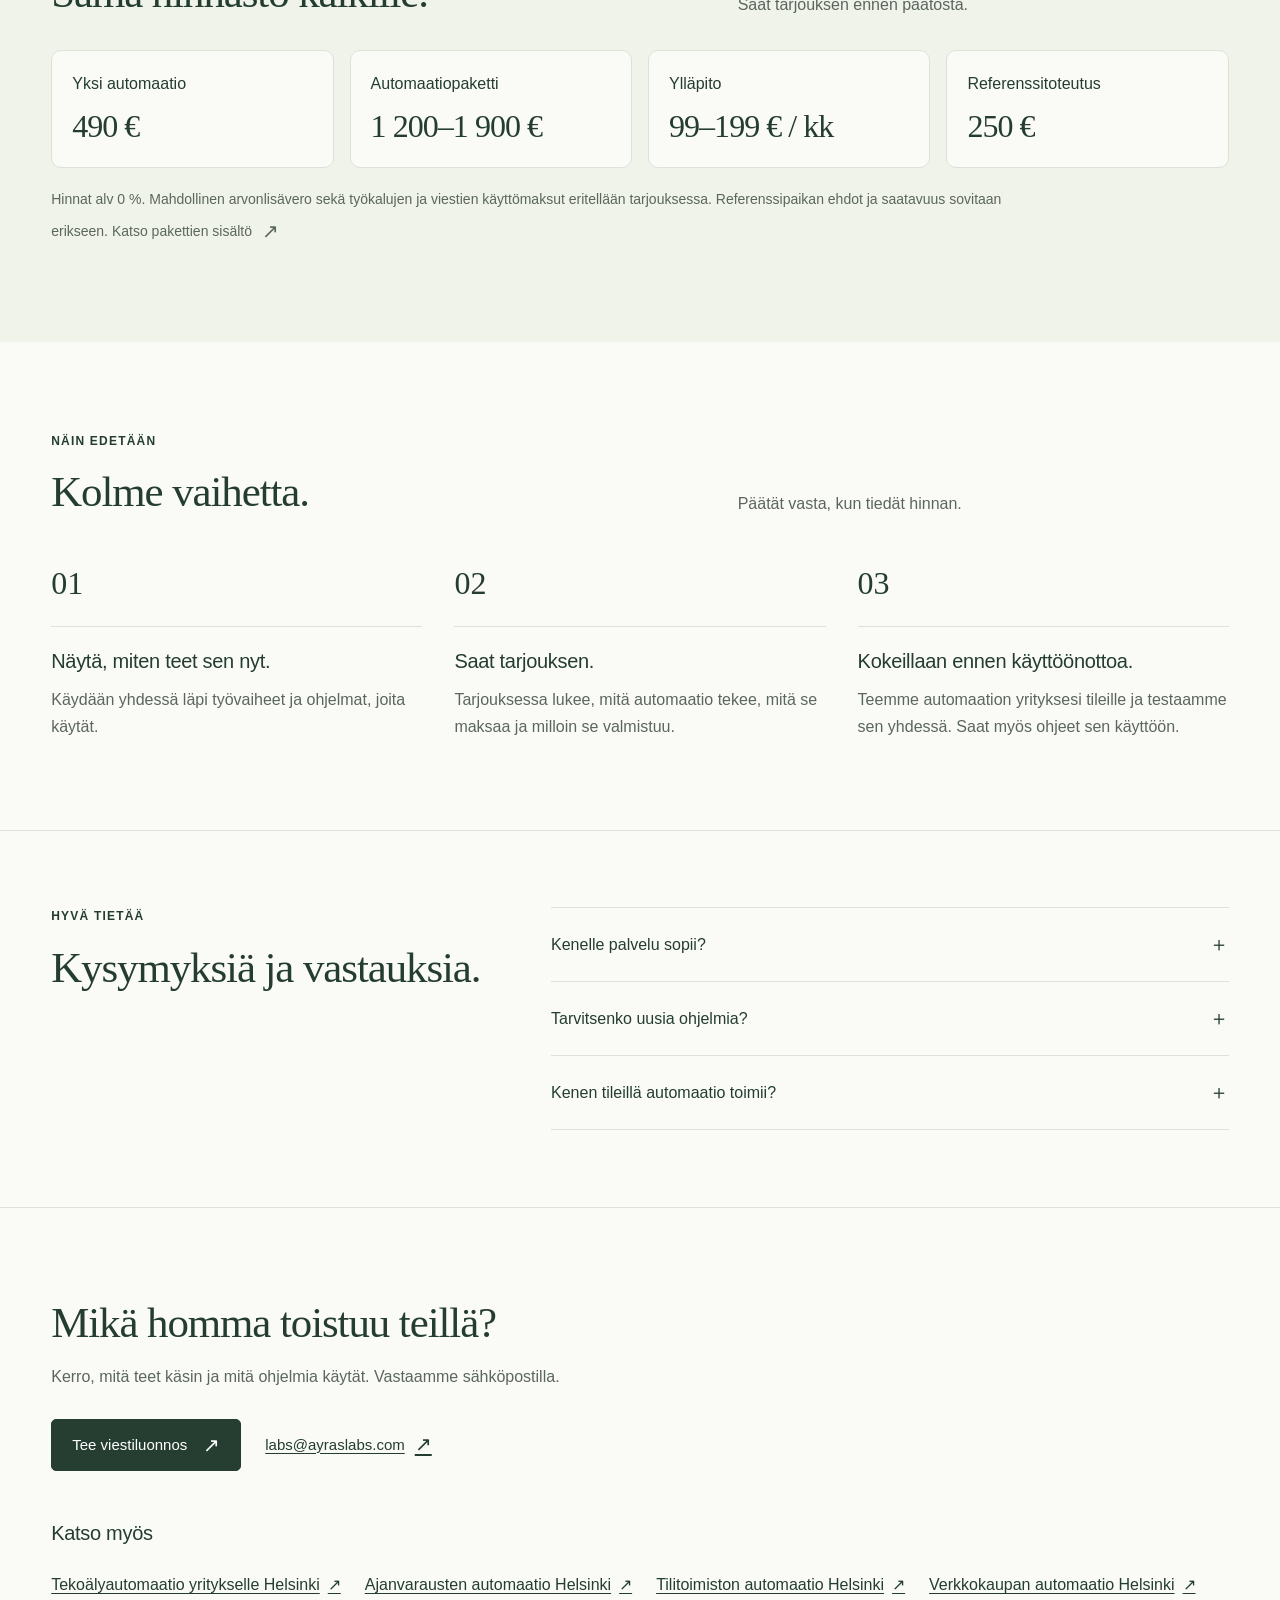
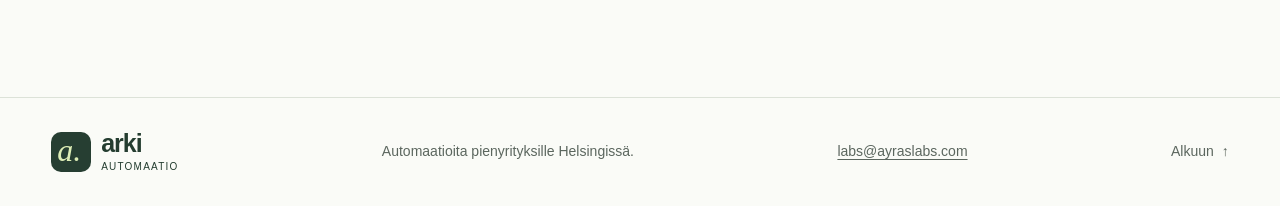
<file: automaatio-pienyritykselle-helsinki/index.html>
<!doctype html>
<html lang="fi">
<head>
  <meta charset="utf-8">
  <meta name="viewport" content="width=device-width, initial-scale=1">
  <meta name="description" content="Automaatio pienyritykselle Helsingissä: yhteydenotot, muistutukset ja raportit kiinteään hintaan. Yksi automaatio 490 € (alv 0 %). Kerro toistuvasta työstä.">
  <meta name="theme-color" content="#263e32">
  <title>Automaatio pienyritykselle Helsingissä | Arki Automaatio</title>
  <link rel="canonical" href="https://ayraslabs.com/automaatio-pienyritykselle-helsinki/">
  <meta property="og:type" content="website">
  <meta property="og:locale" content="fi_FI">
  <meta property="og:site_name" content="Arki Automaatio">
  <meta property="og:title" content="Automaatio pienyritykselle Helsingissä | Arki Automaatio">
  <meta property="og:description" content="Automaatio pienyritykselle Helsingissä: yhteydenotot, muistutukset ja raportit kiinteään hintaan. Yksi automaatio 490 € (alv 0 %). Kerro toistuvasta työstä.">
  <meta property="og:url" content="https://ayraslabs.com/automaatio-pienyritykselle-helsinki/">
  <link rel="icon" href="../favicon.svg" type="image/svg+xml">
  <link rel="stylesheet" href="../styles.css">
  <script src="../app.js" defer></script>
  <script type="application/ld+json">
{
 "@context": "https://schema.org",
 "@graph": [
  {
   "@type": "Service",
   "name": "Automaatio pienyritykselle Helsinki",
   "url": "https://ayraslabs.com/automaatio-pienyritykselle-helsinki/",
   "description": "Automaatio pienyritykselle Helsingissä: yhteydenotot, muistutukset ja raportit kiinteään hintaan. Yksi automaatio 490 € (alv 0 %). Kerro toistuvasta työstä.",
   "areaServed": {
    "@type": "City",
    "name": "Helsinki"
   },
   "inLanguage": "fi",
   "provider": {
    "@type": "ProfessionalService",
    "name": "Arki Automaatio",
    "url": "https://ayraslabs.com/",
    "email": "labs@ayraslabs.com",
    "areaServed": {
     "@type": "City",
     "name": "Helsinki"
    }
   },
   "offers": [
    {
     "@type": "Offer",
     "name": "Yksi automaatio",
     "price": "490",
     "priceCurrency": "EUR"
    },
    {
     "@type": "Offer",
     "name": "Ylläpito",
     "priceSpecification": {
      "@type": "UnitPriceSpecification",
      "minPrice": "99",
      "maxPrice": "199",
      "priceCurrency": "EUR",
      "unitText": "kuukausi"
     }
    }
   ]
  },
  {
   "@type": "FAQPage",
   "mainEntity": [
    {
     "@type": "Question",
     "name": "Kenelle palvelu sopii?",
     "acceptedAnswer": {
      "@type": "Answer",
      "text": "Pienille helsinkiläisille yrityksille, joissa joku tekee samaa käsityötä toistuvasti: esimerkiksi kahviloille, tilitoimistoille, verkkokaupoille ja ajanvarauksella toimiville yrityksille."
     }
    },
    {
     "@type": "Question",
     "name": "Tarvitsenko uusia ohjelmia?",
     "acceptedAnswer": {
      "@type": "Answer",
      "text": "Emme vaihda työkaluja vain vaihtamisen vuoksi. Katsomme ensin, mitä käytät nyt ja voiko ne yhdistää. Jos tarvitaan maksullinen palvelu, sen kulut ja omistajuus sovitaan ennen toteutusta."
     }
    },
    {
     "@type": "Question",
     "name": "Kenen tileillä automaatio toimii?",
     "acceptedAnswer": {
      "@type": "Answer",
      "text": "Lähtökohtaisesti sinun yrityksesi omilla tileillä. Sovimme tarvittavista käyttöoikeuksista ennen työn aloittamista."
     }
    }
   ]
  }
 ]
}
  </script>
</head>
<body>
  <a class="skip-link" href="#sisalto">Siirry sisältöön</a>
  <header class="site-header">
    <div class="container header-inner">
      <a class="brand" href="../" aria-label="Arki Automaatio, etusivulle"><span class="brand-mark" aria-hidden="true">a.</span><span>arki<span class="brand-sub">AUTOMAATIO</span></span></a>
      <div class="header-actions">
        <div class="language-switch" role="group" aria-label="Kieli"><a href="../" lang="fi" hreflang="fi" aria-label="Suomeksi">FI</a><a href="../en/" lang="en" hreflang="en" aria-label="In English">EN</a></div>
        <button class="menu-toggle" type="button" aria-expanded="false" aria-controls="navigation"><span class="menu-label">Valikko</span><span class="menu-icon" aria-hidden="true"></span></button>
      </div>
      <nav id="navigation" aria-label="Päänavigaatio">
        <a href="../#esimerkit">Mitä voi automatisoida?</a>
        <a href="../#hinnat">Hinnat</a>
        <a href="../#nain-se-toimii">Näin se toimii</a>
        <a class="button button-small" href="../#yhteys">Jutellaan <span aria-hidden="true">↗</span></a>
      </nav>
    </div>
  </header>

  <main id="sisalto">
    <nav class="container breadcrumbs" aria-label="Murupolku"><a href="../">Etusivu</a> <span aria-hidden="true">/</span> <span aria-current="page">Automaatio pienyritykselle Helsinki</span></nav>
    <section class="landing-hero container" aria-labelledby="hero-heading">
      <p class="eyebrow"><span class="tiny-line" aria-hidden="true"></span> AUTOMAATIO PIENYRITYKSELLE · HELSINKI</p>
      <h1 id="hero-heading">Automaatio pienyritykselle <em>Helsingissä.</em></h1>
      <p class="hero-description">Pienessä yrityksessä samat työvaiheet toistuvat viikosta toiseen: tiedot siirretään sähköpostista taulukkoon, asiakkaille lähetetään samoja viestejä ja luvut kootaan käsin. Arki Automaatio rakentaa helsinkiläisille pienyrityksille automaatioita juuri näihin töihin. Hinta sovitaan ennen työn aloittamista.</p>
      <div class="hero-actions"><a class="button" href="../#yhteys">Kerro toistuvasta hommasta <span aria-hidden="true">↗</span></a><a class="text-link" href="mailto:labs@ayraslabs.com">labs@ayraslabs.com <span aria-hidden="true">↗</span></a></div>
    </section>

    <div class="principles"><div class="container principles-inner"><span><span aria-hidden="true">✓</span> Hinta sovitaan ennen työtä</span><span><span aria-hidden="true">✓</span> Rakennetaan omille tileillesi</span><span><span aria-hidden="true">✓</span> Palvelu ja ohjeet suomeksi</span><span class="local-label">HELSINKI <span aria-hidden="true">↗</span></span></div></div>

    <section class="section container" aria-labelledby="examples-heading">
      <div class="section-heading"><div><p class="eyebrow">ESIMERKKEJÄ</p><h2 id="examples-heading">Mitä voi automatisoida?</h2></div><p>Ohjelmat valitaan sen mukaan, mitä käytät jo.</p></div>
      <div class="examples-grid"><article class="example-card"><div class="example-top"><span class="example-icon" aria-hidden="true">↗</span><span class="example-number">01</span></div><h3>Yhteydenotot järjestykseen</h3><p>Verkkolomakkeen tai sähköpostin tiedot menevät omaan taulukkoosi, ja asiakas saa vahvistuksen siitä, että viesti tuli perille.</p></article><article class="example-card"><div class="example-top"><span class="example-icon" aria-hidden="true">↗</span><span class="example-number">02</span></div><h3>Muistutukset asiakkaille</h3><p>Ajanvarauksen perusteella lähtevä muistutus. Viestin sisältö ja ajankohta sovitaan yhdessä.</p></article><article class="example-card"><div class="example-top"><span class="example-icon" aria-hidden="true">↗</span><span class="example-number">03</span></div><h3>Viikon luvut yhteen</h3><p>Tilaukset, tunnit tai myynnit yhteen raporttiin sen sijaan, että kokoaisit ne joka kerta käsin.</p></article></div>
      <div class="honesty-note"><span aria-hidden="true">✳</span><p><strong>Miksi aloittaa yhdestä automaatiosta?</strong> Kun ensimmäinen automaatio on rajattu yhteen toistuvaan työhön, näet nopeasti, säästääkö se aikaa juuri sinun yrityksessäsi. Laajemmista kokonaisuuksista voi päättää sen jälkeen.</p></div>
    </section>

    <section class="pricing-section" aria-labelledby="hinnat-heading"><div class="container section">
      <div class="section-heading"><div><p class="eyebrow">HINNAT</p><h2 id="hinnat-heading">Sama hinnasto kaikille.</h2></div><p>Rajataan työ ensin yhdessä.<br>Saat tarjouksen ennen päätöstä.</p></div>
      <ul class="landing-prices">
        <li><strong>Yksi automaatio</strong><span>490 €</span></li>
        <li><strong>Automaatiopaketti</strong><span>1 200–1 900 €</span></li>
        <li><strong>Ylläpito</strong><span>99–199 € / kk</span></li>
        <li><strong>Referenssitoteutus</strong><span>250 €</span></li>
      </ul>
      <p class="pricing-note">Hinnat alv 0 %. Mahdollinen arvonlisävero sekä työkalujen ja viestien käyttömaksut eritellään tarjouksessa. Referenssipaikan ehdot ja saatavuus sovitaan erikseen. <a class="text-link" href="../#hinnat">Katso pakettien sisältö <span aria-hidden="true">↗</span></a></p>
    </div></section>

    <section class="section container process-section" aria-labelledby="process-heading">
      <div class="section-heading"><div><p class="eyebrow">NÄIN EDETÄÄN</p><h2 id="process-heading">Kolme vaihetta.</h2></div><p>Päätät vasta, kun tiedät hinnan.</p></div>
      <ol class="steps"><li><span class="step-number">01</span><h3>Näytä, miten teet sen nyt.</h3><p>Käydään yhdessä läpi työvaiheet ja ohjelmat, joita käytät.</p></li><li><span class="step-number">02</span><h3>Saat tarjouksen.</h3><p>Tarjouksessa lukee, mitä automaatio tekee, mitä se maksaa ja milloin se valmistuu.</p></li><li><span class="step-number">03</span><h3>Kokeillaan ennen käyttöönottoa.</h3><p>Teemme automaation yrityksesi tileille ja testaamme sen yhdessä. Saat myös ohjeet sen käyttöön.</p></li></ol>
    </section>

    <section class="faq-section"><div class="container faq-layout"><div><p class="eyebrow">HYVÄ TIETÄÄ</p><h2>Kysymyksiä ja vastauksia.</h2></div><div class="faq-list"><details><summary>Kenelle palvelu sopii?<span aria-hidden="true">＋</span></summary><p>Pienille helsinkiläisille yrityksille, joissa joku tekee samaa käsityötä toistuvasti: esimerkiksi kahviloille, tilitoimistoille, verkkokaupoille ja ajanvarauksella toimiville yrityksille.</p></details><details><summary>Tarvitsenko uusia ohjelmia?<span aria-hidden="true">＋</span></summary><p>Emme vaihda työkaluja vain vaihtamisen vuoksi. Katsomme ensin, mitä käytät nyt ja voiko ne yhdistää. Jos tarvitaan maksullinen palvelu, sen kulut ja omistajuus sovitaan ennen toteutusta.</p></details><details><summary>Kenen tileillä automaatio toimii?<span aria-hidden="true">＋</span></summary><p>Lähtökohtaisesti sinun yrityksesi omilla tileillä. Sovimme tarvittavista käyttöoikeuksista ennen työn aloittamista.</p></details></div></div></section>

    <section class="section container landing-cta" aria-labelledby="cta-heading">
      <h2 id="cta-heading">Mikä homma toistuu teillä?</h2>
      <p>Kerro, mitä teet käsin ja mitä ohjelmia käytät. Vastaamme sähköpostilla.</p>
      <div class="hero-actions"><a class="button" href="../#yhteys">Tee viestiluonnos <span aria-hidden="true">↗</span></a><a class="text-link" href="mailto:labs@ayraslabs.com">labs@ayraslabs.com <span aria-hidden="true">↗</span></a></div>
      <h3 class="related-heading">Katso myös</h3>
      <ul class="related-links"><li><a href="../tekoalyautomaatio-yritykselle-helsinki/">Tekoälyautomaatio yritykselle Helsinki <span aria-hidden="true">↗</span></a></li><li><a href="../ajanvarausten-automaatio-helsinki/">Ajanvarausten automaatio Helsinki <span aria-hidden="true">↗</span></a></li><li><a href="../tilitoimiston-automaatio-helsinki/">Tilitoimiston automaatio Helsinki <span aria-hidden="true">↗</span></a></li><li><a href="../verkkokaupan-automaatio-helsinki/">Verkkokaupan automaatio Helsinki <span aria-hidden="true">↗</span></a></li></ul>
    </section>
  </main>

  <footer><div class="container footer-inner"><a class="brand" href="../"><span class="brand-mark" aria-hidden="true">a.</span><span>arki<span class="brand-sub">AUTOMAATIO</span></span></a><p>Automaatioita pienyrityksille Helsingissä.</p><a class="draft-label" href="mailto:labs@ayraslabs.com">labs@ayraslabs.com</a><a href="#sisalto" class="back-top">Alkuun <span aria-hidden="true">↑</span></a></div></footer>
</body>
</html>
</file>
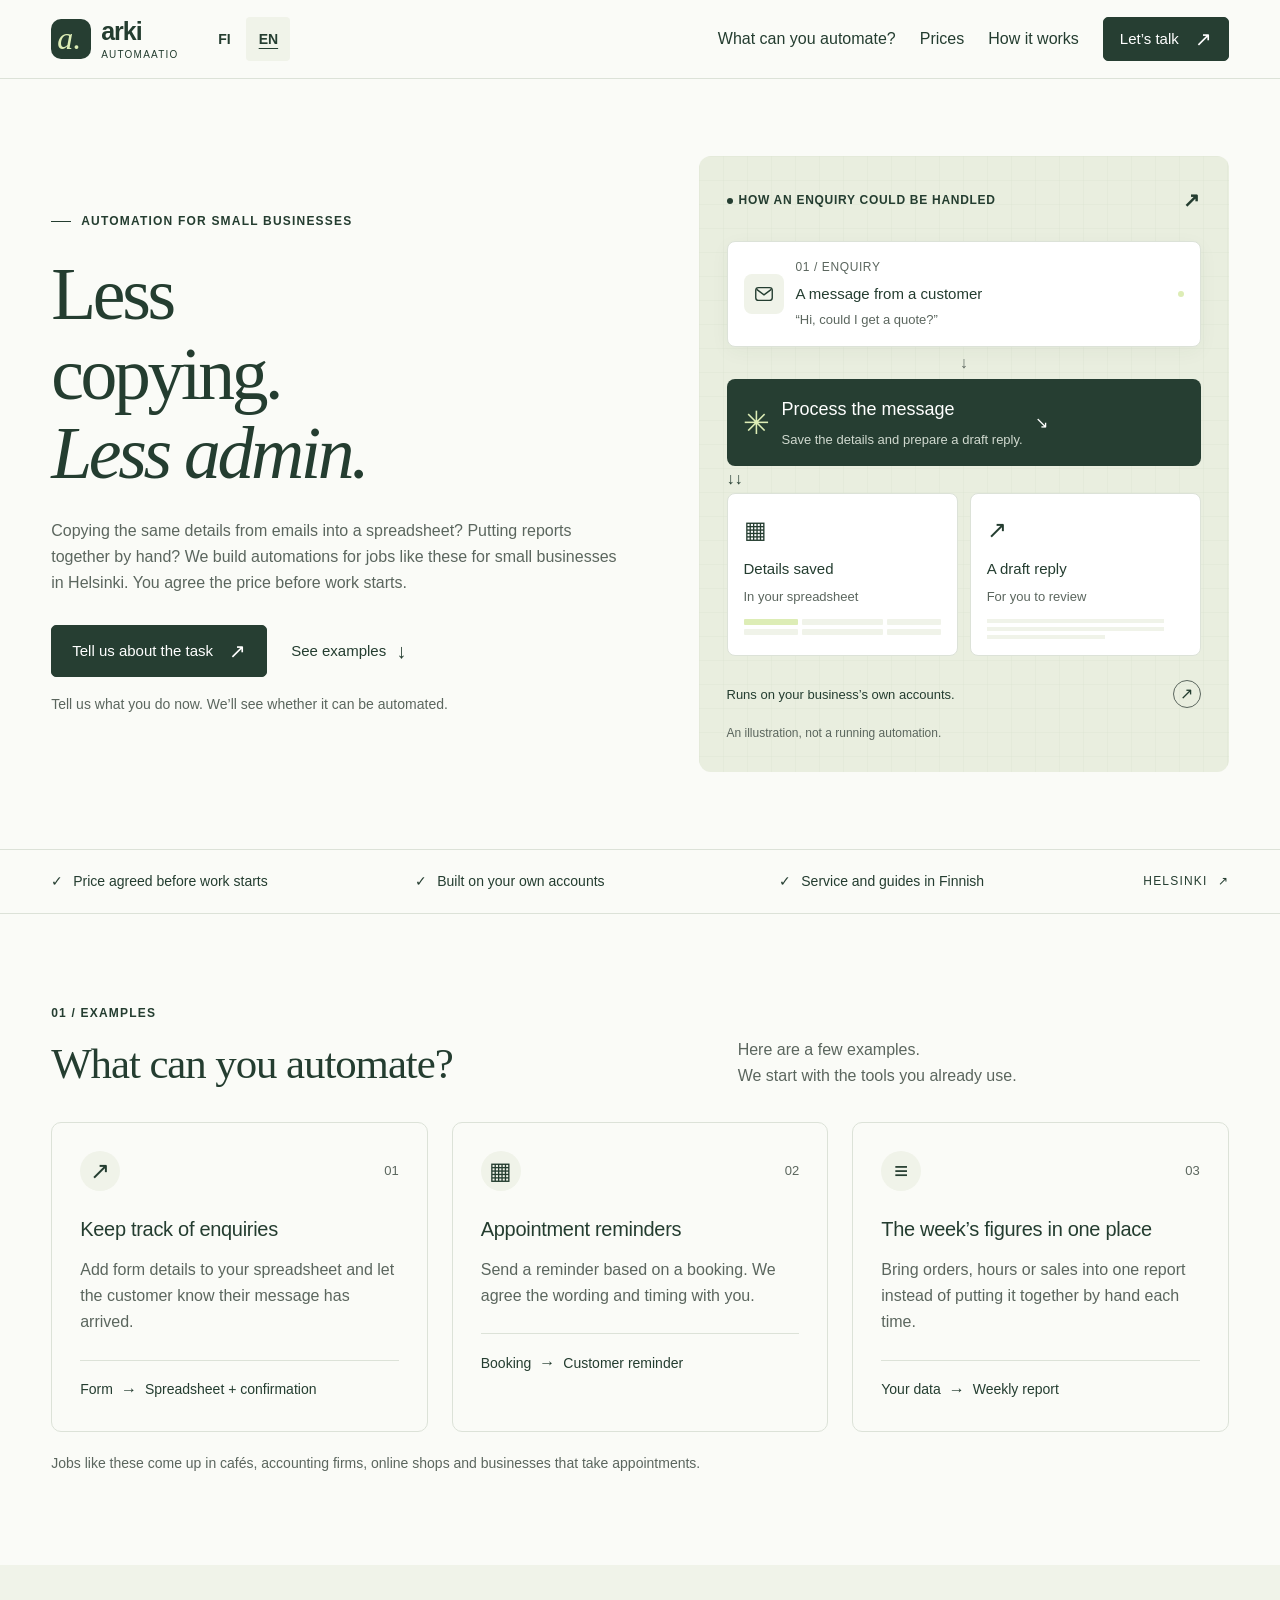
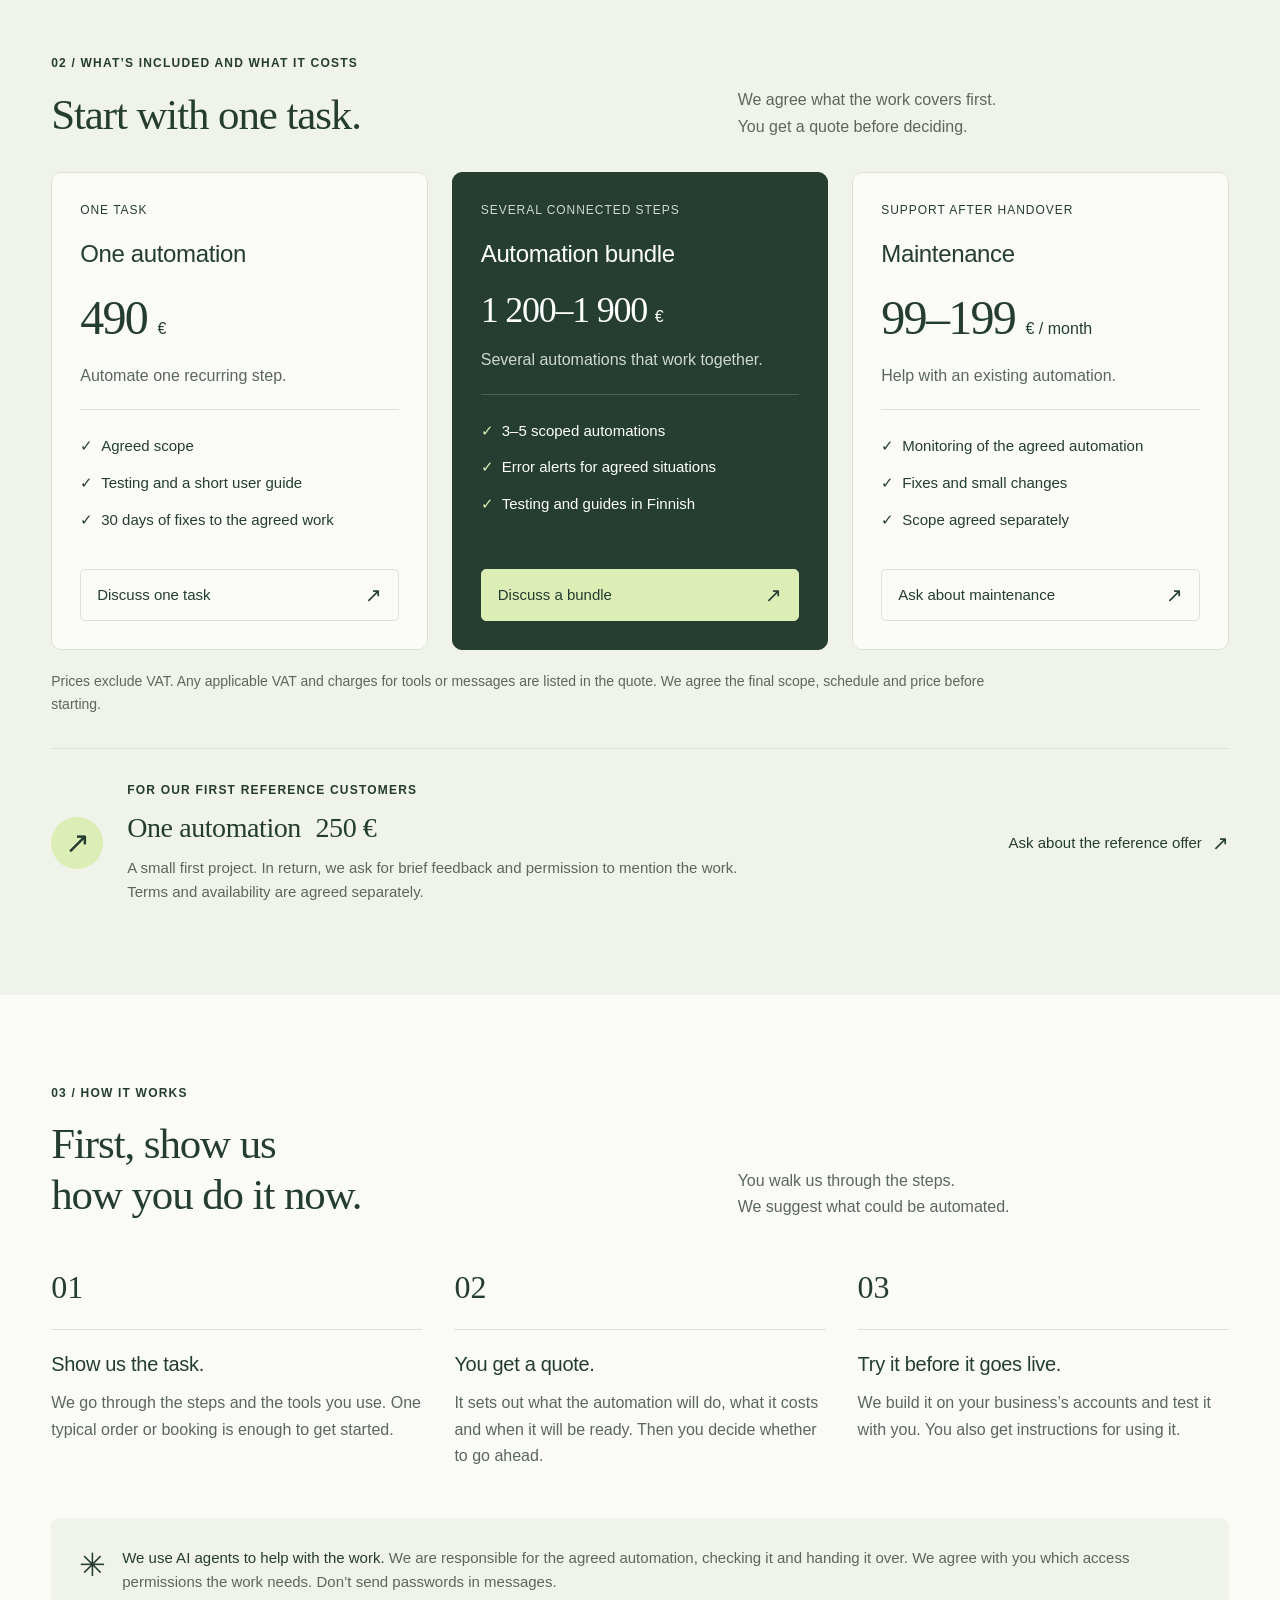
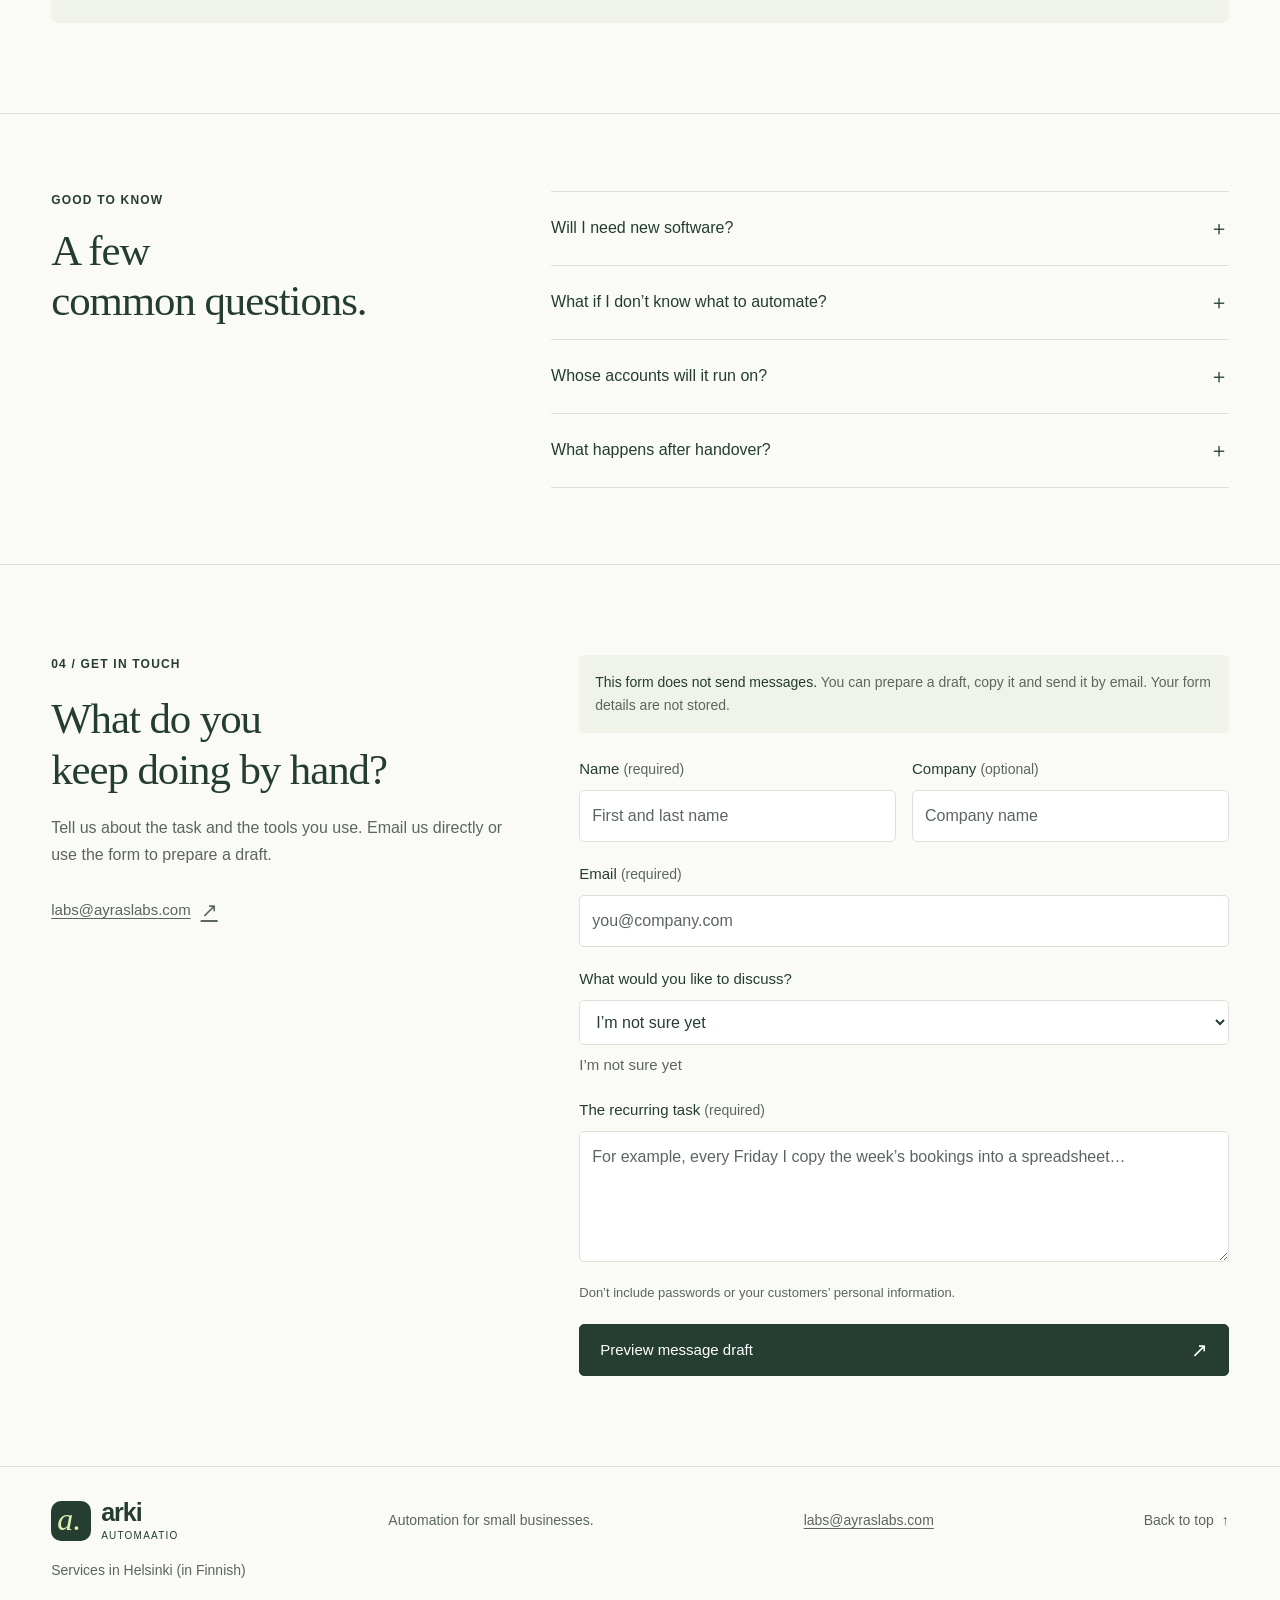
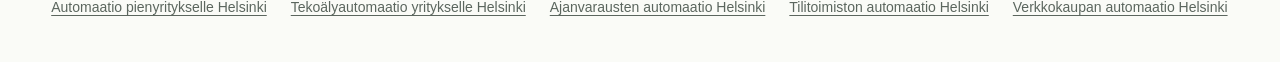
<file: en/index.html>
<!doctype html>
<html lang="en">
<head>
  <meta charset="utf-8">
  <meta name="viewport" content="width=device-width, initial-scale=1">
  <meta name="description" content="Fixed-price automations for small businesses in Helsinki. Enquiries, appointment reminders and reports: see examples and prices.">
  <meta name="theme-color" content="#263e32">
  <title>Arki Automaatio | Automation for small businesses</title>
  <link rel="canonical" href="https://ayraslabs.com/en/">
  <link rel="alternate" hreflang="fi" href="https://ayraslabs.com/">
  <link rel="alternate" hreflang="en" href="https://ayraslabs.com/en/">
  <link rel="alternate" hreflang="x-default" href="https://ayraslabs.com/">
  <link rel="icon" href="../favicon.svg" type="image/svg+xml">
  <link rel="stylesheet" href="../styles.css">
  <script src="../app.js" defer></script>
</head>
<body>
  <a class="skip-link" href="#content">Skip to content</a>
  <header class="site-header">
    <div class="container header-inner">
      <a class="brand" href="#top" aria-label="Arki Automaatio, back to top"><span class="brand-mark" aria-hidden="true">a.</span><span>arki<span class="brand-sub">AUTOMAATIO</span></span></a>
      <div class="header-actions">
        <div class="language-switch" role="group" aria-label="Language"><a href="../" lang="fi" hreflang="fi" aria-label="Suomeksi">FI</a><a href="./" lang="en" hreflang="en" aria-current="page" aria-label="In English">EN</a></div>
        <button class="menu-toggle" type="button" aria-expanded="false" aria-controls="navigation"><span class="menu-label">Menu</span><span class="menu-icon" aria-hidden="true"></span></button>
      </div>
      <nav id="navigation" aria-label="Main navigation">
        <a href="#examples">What can you automate?</a>
        <a href="#pricing">Prices</a>
        <a href="#how-it-works">How it works</a>
        <a class="button button-small" href="#contact">Let’s talk <span aria-hidden="true">↗</span></a>
      </nav>
    </div>
  </header>

  <main id="content">
    <section class="hero container" id="top" aria-labelledby="hero-heading">
      <div class="hero-copy">
        <p class="eyebrow"><span class="tiny-line" aria-hidden="true"></span> AUTOMATION FOR SMALL BUSINESSES</p>
        <h1 id="hero-heading">Less<br>copying.<br><em>Less admin.</em></h1>
        <p class="hero-description">Copying the same details from emails into a spreadsheet? Putting reports together by hand? We build automations for jobs like these for small businesses in Helsinki. You agree the price before work starts.</p>
        <div class="hero-actions"><a class="button" href="#contact">Tell us about the task <span aria-hidden="true">↗</span></a><a class="text-link" href="#examples">See examples <span aria-hidden="true">↓</span></a></div>
        <p class="hero-note">Tell us what you do now. We’ll see whether it can be automated.</p>
      </div>
      <div class="hero-art" aria-label="Example: an enquiry is added to a spreadsheet and turned into a draft reply">
        <div class="art-caption"><span class="status-dot" aria-hidden="true"></span> HOW AN ENQUIRY COULD BE HANDLED <span aria-hidden="true">↗</span></div>
        <div class="flow-card card-incoming"><div class="app-icon" aria-hidden="true"><svg viewBox="0 0 24 24"><rect x="3" y="5" width="18" height="14" rx="3"/><path d="m4 7 8 6 8-6"/></svg></div><div><span class="flow-meta">01 / ENQUIRY</span><strong>A message from a customer</strong><small>“Hi, could I get a quote?”</small></div><span class="card-dot" aria-hidden="true"></span></div>
        <div class="flow-connector" aria-hidden="true"><span>↓</span></div>
        <div class="automation-hub"><span class="hub-icon" aria-hidden="true">✳</span><div><strong>Process the message</strong><span>Save the details and prepare a draft reply.</span></div><span class="hub-end" aria-hidden="true">↘</span></div>
        <div class="branch-line" aria-hidden="true"><span>↓</span><span>↓</span></div>
        <div class="flow-results">
          <div class="result-card"><span class="result-icon" aria-hidden="true">▦</span><strong>Details saved</strong><span>In your spreadsheet</span><div class="mini-table" aria-hidden="true"><i></i><i></i><i></i><i></i><i></i><i></i></div></div>
          <div class="result-card"><span class="result-icon" aria-hidden="true">↗</span><strong>A draft reply</strong><span>For you to review</span><div class="mini-lines" aria-hidden="true"><i></i><i></i><i></i></div></div>
        </div>
        <div class="art-footer"><span>Runs on your business’s own accounts.</span><span class="round-arrow" aria-hidden="true">↗</span></div>
        <p class="illustration-note">An illustration, not a running automation.</p>
      </div>
    </section>

    <div class="principles"><div class="container principles-inner"><span><span aria-hidden="true">✓</span> Price agreed before work starts</span><span><span aria-hidden="true">✓</span> Built on your own accounts</span><span><span aria-hidden="true">✓</span> Service and guides in Finnish</span><span class="local-label">HELSINKI <span aria-hidden="true">↗</span></span></div></div>

    <section class="section container" id="examples" aria-labelledby="examples-heading">
      <div class="section-heading"><div><p class="eyebrow">01 / EXAMPLES</p><h2 id="examples-heading">What can you automate?</h2></div><p>Here are a few examples.<br>We start with the tools you already use.</p></div>
      <div class="examples-grid">
        <article class="example-card"><div class="example-top"><span class="example-icon" aria-hidden="true">↗</span><span class="example-number">01</span></div><h3>Keep track of enquiries</h3><p>Add form details to your spreadsheet and let the customer know their message has arrived.</p><div class="example-route">Form <span aria-hidden="true">→</span> Spreadsheet + confirmation</div></article>
        <article class="example-card"><div class="example-top"><span class="example-icon" aria-hidden="true">▦</span><span class="example-number">02</span></div><h3>Appointment reminders</h3><p>Send a reminder based on a booking. We agree the wording and timing with you.</p><div class="example-route">Booking <span aria-hidden="true">→</span> Customer reminder</div></article>
        <article class="example-card"><div class="example-top"><span class="example-icon" aria-hidden="true">≡</span><span class="example-number">03</span></div><h3>The week’s figures in one place</h3><p>Bring orders, hours or sales into one report instead of putting it together by hand each time.</p><div class="example-route">Your data <span aria-hidden="true">→</span> Weekly report</div></article>
      </div>
      <p class="section-footnote">Jobs like these come up in cafés, accounting firms, online shops and businesses that take appointments.</p>
    </section>

    <section class="pricing-section" id="pricing" aria-labelledby="pricing-heading"><div class="container section">
      <div class="section-heading"><div><p class="eyebrow">02 / WHAT’S INCLUDED AND WHAT IT COSTS</p><h2 id="pricing-heading">Start with one task.</h2></div><p>We agree what the work covers first.<br>You get a quote before deciding.</p></div>
      <div class="pricing-grid">
        <article class="price-card"><p class="package-label">ONE TASK</p><h3>One automation</h3><p class="price">490 <span>€</span></p><p class="price-description">Automate one recurring step.</p><ul><li>Agreed scope</li><li>Testing and a short user guide</li><li>30 days of fixes to the agreed work</li></ul><a class="button button-outline" href="#contact" data-package="One automation · 490 €">Discuss one task <span aria-hidden="true">↗</span></a></article>
        <article class="price-card featured"><p class="package-label">SEVERAL CONNECTED STEPS</p><h3>Automation bundle</h3><p class="price price-range">1 200–1 900 <span>€</span></p><p class="price-description">Several automations that work together.</p><ul><li>3–5 scoped automations</li><li>Error alerts for agreed situations</li><li>Testing and guides in Finnish</li></ul><a class="button button-lime" href="#contact" data-package="Automation bundle · 1 200–1 900 €">Discuss a bundle <span aria-hidden="true">↗</span></a></article>
        <article class="price-card"><p class="package-label">SUPPORT AFTER HANDOVER</p><h3>Maintenance</h3><p class="price">99–199 <span>€ / month</span></p><p class="price-description">Help with an existing automation.</p><ul><li>Monitoring of the agreed automation</li><li>Fixes and small changes</li><li>Scope agreed separately</li></ul><a class="button button-outline" href="#contact" data-package="Maintenance · 99–199 €/month">Ask about maintenance <span aria-hidden="true">↗</span></a></article>
      </div>
      <p class="pricing-note">Prices exclude VAT. Any applicable VAT and charges for tools or messages are listed in the quote. We agree the final scope, schedule and price before starting.</p>
      <aside class="reference-offer"><div class="reference-symbol" aria-hidden="true">↗</div><div><p class="eyebrow">FOR OUR FIRST REFERENCE CUSTOMERS</p><h3>One automation <span>250 €</span></h3><p>A small first project. In return, we ask for brief feedback and permission to mention the work. Terms and availability are agreed separately.</p></div><a class="text-link" href="#contact" data-package="Reference project · 250 €">Ask about the reference offer <span aria-hidden="true">↗</span></a></aside>
    </div></section>

    <section class="section container process-section" id="how-it-works" aria-labelledby="process-heading">
      <div class="section-heading"><div><p class="eyebrow">03 / HOW IT WORKS</p><h2 id="process-heading">First, show us<br>how you do it now.</h2></div><p>You walk us through the steps.<br>We suggest what could be automated.</p></div>
      <ol class="steps"><li><span class="step-number">01</span><h3>Show us the task.</h3><p>We go through the steps and the tools you use. One typical order or booking is enough to get started.</p></li><li><span class="step-number">02</span><h3>You get a quote.</h3><p>It sets out what the automation will do, what it costs and when it will be ready. Then you decide whether to go ahead.</p></li><li><span class="step-number">03</span><h3>Try it before it goes live.</h3><p>We build it on your business’s accounts and test it with you. You also get instructions for using it.</p></li></ol>
      <div class="honesty-note"><span aria-hidden="true">✳</span><p><strong>We use AI agents to help with the work.</strong> We are responsible for the agreed automation, checking it and handing it over. We agree with you which access permissions the work needs. Don’t send passwords in messages.</p></div>
    </section>

    <section class="faq-section"><div class="container faq-layout"><div><p class="eyebrow">GOOD TO KNOW</p><h2>A few<br>common questions.</h2></div><div class="faq-list">
      <details><summary>Will I need new software?<span aria-hidden="true">＋</span></summary><p>Not necessarily. We first look at what you use now and whether those tools can connect. If a paid service is needed, we agree its costs and account ownership before starting.</p></details>
      <details><summary>What if I don’t know what to automate?<span aria-hidden="true">＋</span></summary><p>Tell us about a task where you move information between tools or do the same steps repeatedly. We’ll work out together whether automation makes sense.</p></details>
      <details><summary>Whose accounts will it run on?<span aria-hidden="true">＋</span></summary><p>Normally, your business’s own accounts. We agree access permissions, handling of personal data and any third-party services before work starts.</p></details>
      <details><summary>What happens after handover?<span aria-hidden="true">＋</span></summary><p>You get instructions. The single-automation package includes 30 days of fixes to the agreed work. Ongoing monitoring, maintenance and new features are agreed separately.</p></details>
    </div></div></section>

    <section class="section container contact-section" id="contact" aria-labelledby="contact-heading"><div class="contact-copy"><p class="eyebrow">04 / GET IN TOUCH</p><h2 id="contact-heading">What do you<br>keep doing by hand?</h2><p>Tell us about the task and the tools you use. Email us directly or use the form to prepare a draft.</p><p><a class="text-link" href="mailto:labs@ayraslabs.com">labs@ayraslabs.com <span aria-hidden="true">↗</span></a></p></div>
      <form id="contact-form" class="contact-form">
        <p class="preview-notice"><strong>This form does not send messages.</strong> You can prepare a draft, copy it and send it by email. Your form details are not stored.</p>
        <fieldset id="contact-fields" disabled>
          <div class="form-row">
            <div class="field"><label for="name">Name <span>(required)</span></label><input id="name" name="name" autocomplete="name" maxlength="120" required placeholder="First and last name"></div>
            <div class="field"><label for="company">Company <span>(optional)</span></label><input id="company" name="company" autocomplete="organization" maxlength="160" placeholder="Company name"></div>
          </div>
          <div class="field"><label for="email">Email <span>(required)</span></label><input id="email" name="email" type="email" autocomplete="email" maxlength="200" required placeholder="you@company.com"></div>
          <div class="field"><label for="package">What would you like to discuss?</label><select id="package" name="package" aria-describedby="package-selection"><option>I’m not sure yet</option><option value="One automation · 490 €">One automation</option><option value="Automation bundle · 1 200–1 900 €">Automation bundle</option><option value="Maintenance · 99–199 €/month">Maintenance</option><option value="Reference project · 250 €">Reference project</option></select><output id="package-selection" class="package-selection" for="package">I’m not sure yet</output></div>
          <div class="field"><label for="message">The recurring task <span>(required)</span></label><textarea id="message" name="message" rows="4" maxlength="4000" required placeholder="For example, every Friday I copy the week’s bookings into a spreadsheet…"></textarea></div>
          <p class="form-help">Don’t include passwords or your customers’ personal information.</p>
          <button class="button" type="submit">Preview message draft <span aria-hidden="true">↗</span></button>
        </fieldset>
        <noscript><p>JavaScript is needed to prepare a draft. You can email <a href="mailto:labs@ayraslabs.com">labs@ayraslabs.com</a> directly.</p></noscript>
      </form>
    </section>
  </main>

  <footer><div class="container footer-inner"><a class="brand" href="#top"><span class="brand-mark" aria-hidden="true">a.</span><span>arki<span class="brand-sub">AUTOMAATIO</span></span></a><p>Automation for small businesses.</p><a class="draft-label" href="mailto:labs@ayraslabs.com">labs@ayraslabs.com</a><nav class="footer-links" aria-label="Services in Helsinki (in Finnish)"><p>Services in Helsinki (in Finnish)</p><ul><li><a lang="fi" hreflang="fi" href="../automaatio-pienyritykselle-helsinki/">Automaatio pienyritykselle Helsinki</a></li><li><a lang="fi" hreflang="fi" href="../tekoalyautomaatio-yritykselle-helsinki/">Tekoälyautomaatio yritykselle Helsinki</a></li><li><a lang="fi" hreflang="fi" href="../ajanvarausten-automaatio-helsinki/">Ajanvarausten automaatio Helsinki</a></li><li><a lang="fi" hreflang="fi" href="../tilitoimiston-automaatio-helsinki/">Tilitoimiston automaatio Helsinki</a></li><li><a lang="fi" hreflang="fi" href="../verkkokaupan-automaatio-helsinki/">Verkkokaupan automaatio Helsinki</a></li></ul></nav><a href="#top" class="back-top">Back to top <span aria-hidden="true">↑</span></a></div></footer>

  <dialog id="draft-dialog" aria-labelledby="draft-title" aria-describedby="draft-info"><div class="dialog-heading"><p class="eyebrow">MESSAGE DRAFT</p><button type="button" class="close-dialog" aria-label="Close message draft">×</button></div><h2 id="draft-title">Here’s your draft.</h2><p id="draft-info">No message has been sent. Copy the text and email it to <a href="mailto:labs@ayraslabs.com">labs@ayraslabs.com</a>.</p><label class="draft-label-text" for="draft-output">Message content</label><textarea id="draft-output" readonly rows="12"></textarea><div class="dialog-actions"><button class="button" id="copy-draft" type="button">Copy draft <span aria-hidden="true">↗</span></button><button class="text-link close-dialog" type="button">Back to editing</button></div><p id="copy-status" role="status" aria-live="polite"></p></dialog>
</body>
</html>
</file>
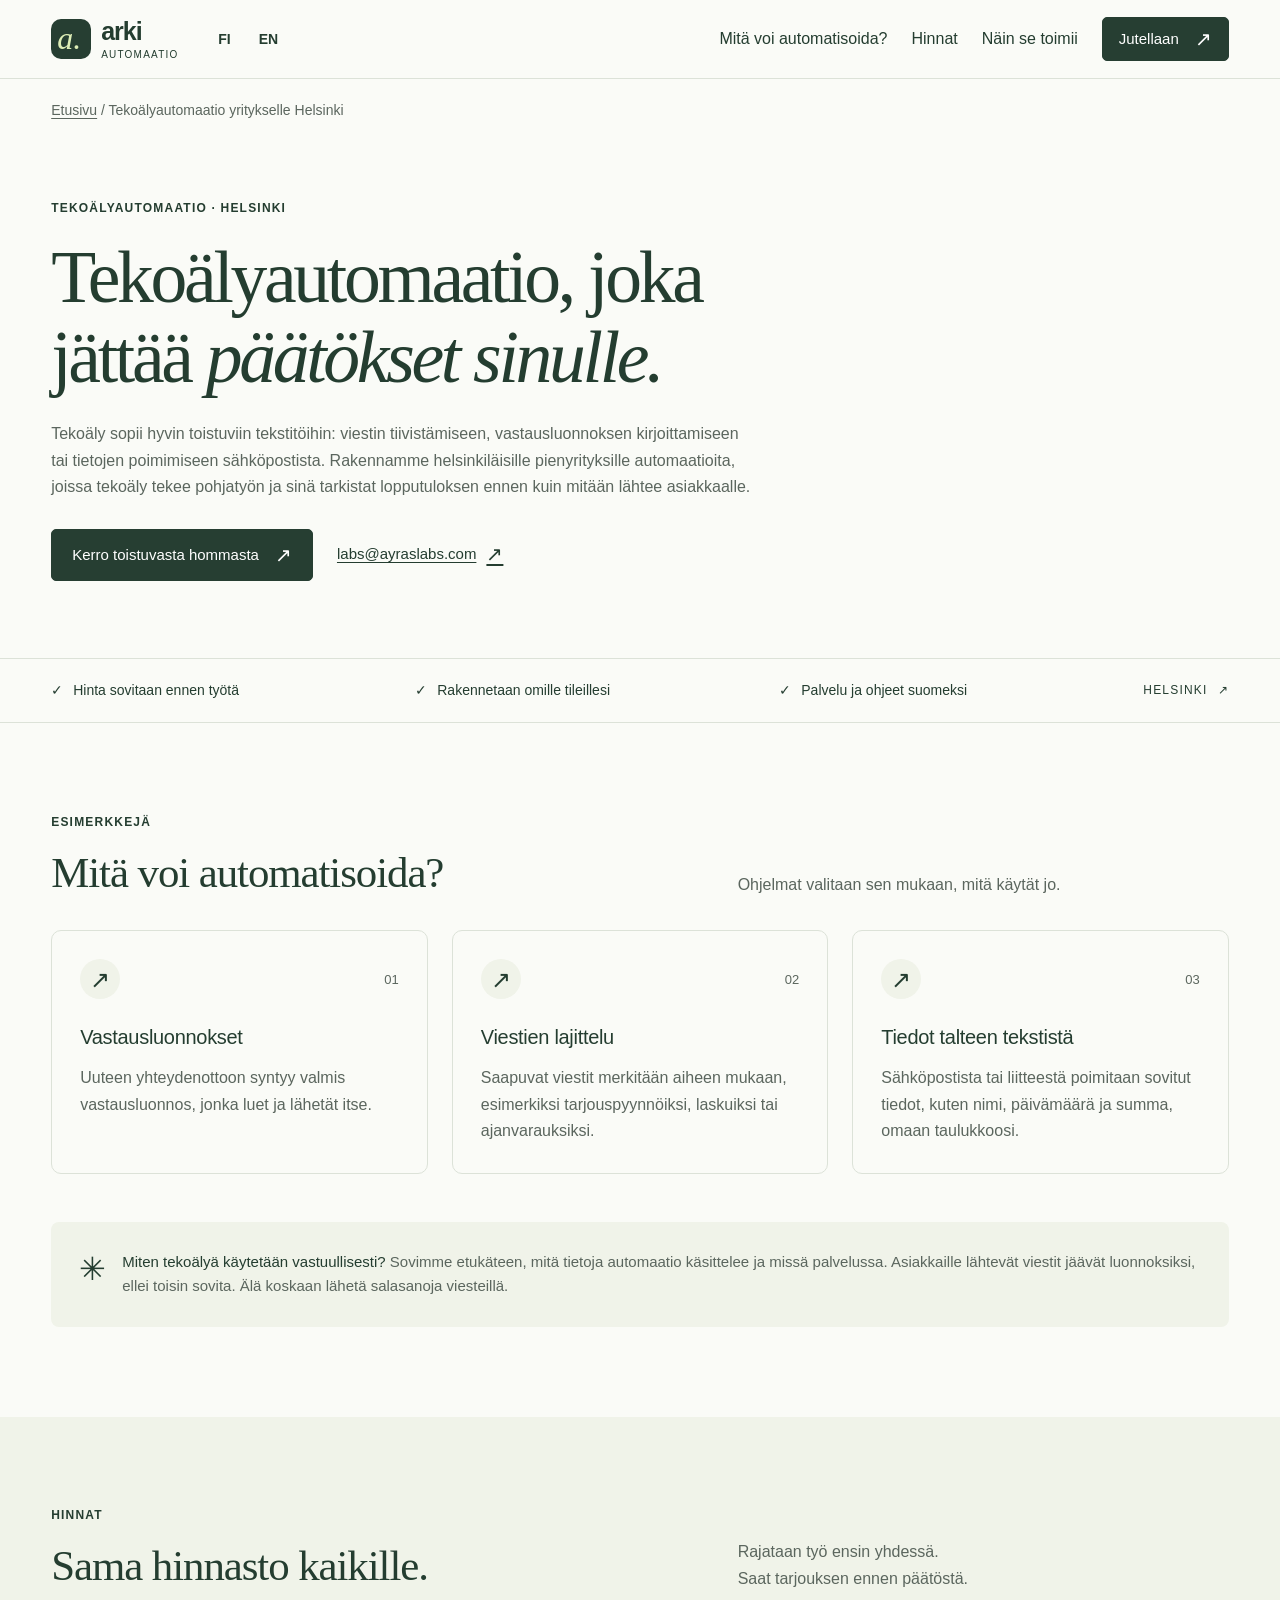
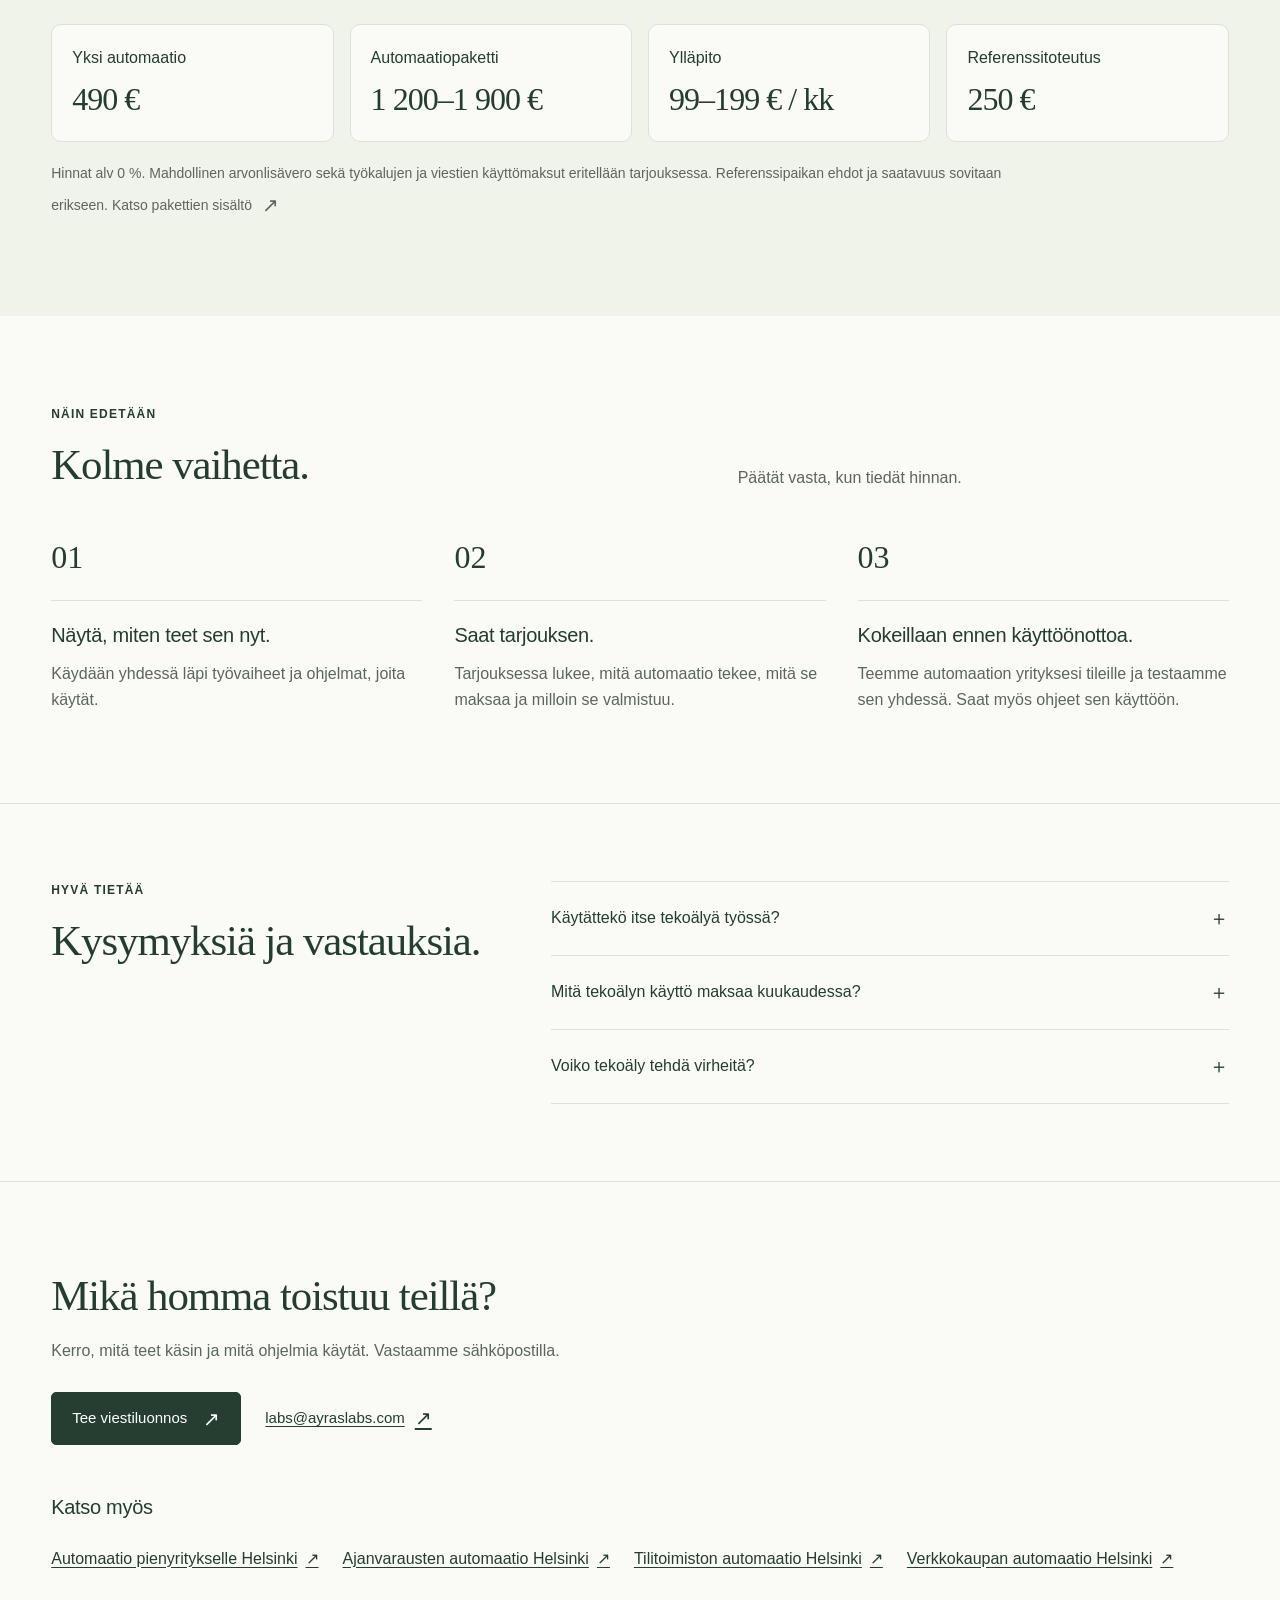
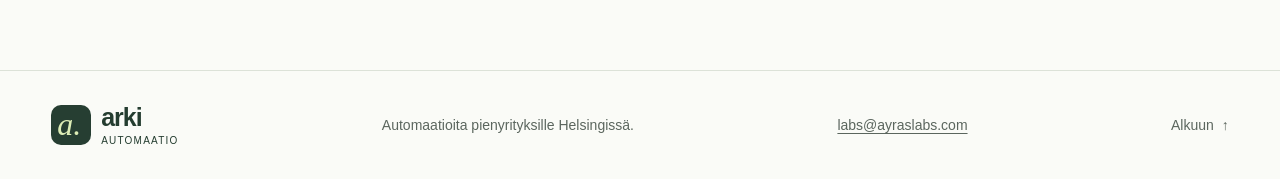
<file: tekoalyautomaatio-yritykselle-helsinki/index.html>
<!doctype html>
<html lang="fi">
<head>
  <meta charset="utf-8">
  <meta name="viewport" content="width=device-width, initial-scale=1">
  <meta name="description" content="Tekoälyautomaatio pienelle yritykselle Helsingissä: vastausluonnokset, viestien lajittelu ja raportit, jotka sinä tarkistat. Kiinteä hinta, alkaen 490 € (alv 0 %).">
  <meta name="theme-color" content="#263e32">
  <title>Tekoälyautomaatio yritykselle Helsingissä | Arki Automaatio</title>
  <link rel="canonical" href="https://ayraslabs.com/tekoalyautomaatio-yritykselle-helsinki/">
  <meta property="og:type" content="website">
  <meta property="og:locale" content="fi_FI">
  <meta property="og:site_name" content="Arki Automaatio">
  <meta property="og:title" content="Tekoälyautomaatio yritykselle Helsingissä | Arki Automaatio">
  <meta property="og:description" content="Tekoälyautomaatio pienelle yritykselle Helsingissä: vastausluonnokset, viestien lajittelu ja raportit, jotka sinä tarkistat. Kiinteä hinta, alkaen 490 € (alv 0 %).">
  <meta property="og:url" content="https://ayraslabs.com/tekoalyautomaatio-yritykselle-helsinki/">
  <link rel="icon" href="../favicon.svg" type="image/svg+xml">
  <link rel="stylesheet" href="../styles.css">
  <script src="../app.js" defer></script>
  <script type="application/ld+json">
{
 "@context": "https://schema.org",
 "@graph": [
  {
   "@type": "Service",
   "name": "Tekoälyautomaatio yritykselle Helsinki",
   "url": "https://ayraslabs.com/tekoalyautomaatio-yritykselle-helsinki/",
   "description": "Tekoälyautomaatio pienelle yritykselle Helsingissä: vastausluonnokset, viestien lajittelu ja raportit, jotka sinä tarkistat. Kiinteä hinta, alkaen 490 € (alv 0 %).",
   "areaServed": {
    "@type": "City",
    "name": "Helsinki"
   },
   "inLanguage": "fi",
   "provider": {
    "@type": "ProfessionalService",
    "name": "Arki Automaatio",
    "url": "https://ayraslabs.com/",
    "email": "labs@ayraslabs.com",
    "areaServed": {
     "@type": "City",
     "name": "Helsinki"
    }
   },
   "offers": [
    {
     "@type": "Offer",
     "name": "Yksi automaatio",
     "price": "490",
     "priceCurrency": "EUR"
    },
    {
     "@type": "Offer",
     "name": "Ylläpito",
     "priceSpecification": {
      "@type": "UnitPriceSpecification",
      "minPrice": "99",
      "maxPrice": "199",
      "priceCurrency": "EUR",
      "unitText": "kuukausi"
     }
    }
   ]
  },
  {
   "@type": "FAQPage",
   "mainEntity": [
    {
     "@type": "Question",
     "name": "Käytättekö itse tekoälyä työssä?",
     "acceptedAnswer": {
      "@type": "Answer",
      "text": "Kyllä. Käytämme työssä tekoälyagentteja. Vastaamme sovitusta toteutuksesta, sen tarkistamisesta ja luovutuksesta."
     }
    },
    {
     "@type": "Question",
     "name": "Mitä tekoälyn käyttö maksaa kuukaudessa?",
     "acceptedAnswer": {
      "@type": "Answer",
      "text": "Se riippuu palvelusta ja viestimääristä. Työkalujen ja viestien käyttömaksut eritellään tarjouksessa ennen kuin päätät mitään."
     }
    },
    {
     "@type": "Question",
     "name": "Voiko tekoäly tehdä virheitä?",
     "acceptedAnswer": {
      "@type": "Answer",
      "text": "Voi. Siksi rakennamme automaatiot niin, että tärkeät lopputulokset tarkistetaan ennen käyttöä, ja sovimme virhetilanteista erikseen."
     }
    }
   ]
  }
 ]
}
  </script>
</head>
<body>
  <a class="skip-link" href="#sisalto">Siirry sisältöön</a>
  <header class="site-header">
    <div class="container header-inner">
      <a class="brand" href="../" aria-label="Arki Automaatio, etusivulle"><span class="brand-mark" aria-hidden="true">a.</span><span>arki<span class="brand-sub">AUTOMAATIO</span></span></a>
      <div class="header-actions">
        <div class="language-switch" role="group" aria-label="Kieli"><a href="../" lang="fi" hreflang="fi" aria-label="Suomeksi">FI</a><a href="../en/" lang="en" hreflang="en" aria-label="In English">EN</a></div>
        <button class="menu-toggle" type="button" aria-expanded="false" aria-controls="navigation"><span class="menu-label">Valikko</span><span class="menu-icon" aria-hidden="true"></span></button>
      </div>
      <nav id="navigation" aria-label="Päänavigaatio">
        <a href="../#esimerkit">Mitä voi automatisoida?</a>
        <a href="../#hinnat">Hinnat</a>
        <a href="../#nain-se-toimii">Näin se toimii</a>
        <a class="button button-small" href="../#yhteys">Jutellaan <span aria-hidden="true">↗</span></a>
      </nav>
    </div>
  </header>

  <main id="sisalto">
    <nav class="container breadcrumbs" aria-label="Murupolku"><a href="../">Etusivu</a> <span aria-hidden="true">/</span> <span aria-current="page">Tekoälyautomaatio yritykselle Helsinki</span></nav>
    <section class="landing-hero container" aria-labelledby="hero-heading">
      <p class="eyebrow"><span class="tiny-line" aria-hidden="true"></span> TEKOÄLYAUTOMAATIO · HELSINKI</p>
      <h1 id="hero-heading">Tekoälyautomaatio, joka jättää <em>päätökset sinulle.</em></h1>
      <p class="hero-description">Tekoäly sopii hyvin toistuviin tekstitöihin: viestin tiivistämiseen, vastausluonnoksen kirjoittamiseen tai tietojen poimimiseen sähköpostista. Rakennamme helsinkiläisille pienyrityksille automaatioita, joissa tekoäly tekee pohjatyön ja sinä tarkistat lopputuloksen ennen kuin mitään lähtee asiakkaalle.</p>
      <div class="hero-actions"><a class="button" href="../#yhteys">Kerro toistuvasta hommasta <span aria-hidden="true">↗</span></a><a class="text-link" href="mailto:labs@ayraslabs.com">labs@ayraslabs.com <span aria-hidden="true">↗</span></a></div>
    </section>

    <div class="principles"><div class="container principles-inner"><span><span aria-hidden="true">✓</span> Hinta sovitaan ennen työtä</span><span><span aria-hidden="true">✓</span> Rakennetaan omille tileillesi</span><span><span aria-hidden="true">✓</span> Palvelu ja ohjeet suomeksi</span><span class="local-label">HELSINKI <span aria-hidden="true">↗</span></span></div></div>

    <section class="section container" aria-labelledby="examples-heading">
      <div class="section-heading"><div><p class="eyebrow">ESIMERKKEJÄ</p><h2 id="examples-heading">Mitä voi automatisoida?</h2></div><p>Ohjelmat valitaan sen mukaan, mitä käytät jo.</p></div>
      <div class="examples-grid"><article class="example-card"><div class="example-top"><span class="example-icon" aria-hidden="true">↗</span><span class="example-number">01</span></div><h3>Vastausluonnokset</h3><p>Uuteen yhteydenottoon syntyy valmis vastausluonnos, jonka luet ja lähetät itse.</p></article><article class="example-card"><div class="example-top"><span class="example-icon" aria-hidden="true">↗</span><span class="example-number">02</span></div><h3>Viestien lajittelu</h3><p>Saapuvat viestit merkitään aiheen mukaan, esimerkiksi tarjouspyynnöiksi, laskuiksi tai ajanvarauksiksi.</p></article><article class="example-card"><div class="example-top"><span class="example-icon" aria-hidden="true">↗</span><span class="example-number">03</span></div><h3>Tiedot talteen tekstistä</h3><p>Sähköpostista tai liitteestä poimitaan sovitut tiedot, kuten nimi, päivämäärä ja summa, omaan taulukkoosi.</p></article></div>
      <div class="honesty-note"><span aria-hidden="true">✳</span><p><strong>Miten tekoälyä käytetään vastuullisesti?</strong> Sovimme etukäteen, mitä tietoja automaatio käsittelee ja missä palvelussa. Asiakkaille lähtevät viestit jäävät luonnoksiksi, ellei toisin sovita. Älä koskaan lähetä salasanoja viesteillä.</p></div>
    </section>

    <section class="pricing-section" aria-labelledby="hinnat-heading"><div class="container section">
      <div class="section-heading"><div><p class="eyebrow">HINNAT</p><h2 id="hinnat-heading">Sama hinnasto kaikille.</h2></div><p>Rajataan työ ensin yhdessä.<br>Saat tarjouksen ennen päätöstä.</p></div>
      <ul class="landing-prices">
        <li><strong>Yksi automaatio</strong><span>490 €</span></li>
        <li><strong>Automaatiopaketti</strong><span>1 200–1 900 €</span></li>
        <li><strong>Ylläpito</strong><span>99–199 € / kk</span></li>
        <li><strong>Referenssitoteutus</strong><span>250 €</span></li>
      </ul>
      <p class="pricing-note">Hinnat alv 0 %. Mahdollinen arvonlisävero sekä työkalujen ja viestien käyttömaksut eritellään tarjouksessa. Referenssipaikan ehdot ja saatavuus sovitaan erikseen. <a class="text-link" href="../#hinnat">Katso pakettien sisältö <span aria-hidden="true">↗</span></a></p>
    </div></section>

    <section class="section container process-section" aria-labelledby="process-heading">
      <div class="section-heading"><div><p class="eyebrow">NÄIN EDETÄÄN</p><h2 id="process-heading">Kolme vaihetta.</h2></div><p>Päätät vasta, kun tiedät hinnan.</p></div>
      <ol class="steps"><li><span class="step-number">01</span><h3>Näytä, miten teet sen nyt.</h3><p>Käydään yhdessä läpi työvaiheet ja ohjelmat, joita käytät.</p></li><li><span class="step-number">02</span><h3>Saat tarjouksen.</h3><p>Tarjouksessa lukee, mitä automaatio tekee, mitä se maksaa ja milloin se valmistuu.</p></li><li><span class="step-number">03</span><h3>Kokeillaan ennen käyttöönottoa.</h3><p>Teemme automaation yrityksesi tileille ja testaamme sen yhdessä. Saat myös ohjeet sen käyttöön.</p></li></ol>
    </section>

    <section class="faq-section"><div class="container faq-layout"><div><p class="eyebrow">HYVÄ TIETÄÄ</p><h2>Kysymyksiä ja vastauksia.</h2></div><div class="faq-list"><details><summary>Käytättekö itse tekoälyä työssä?<span aria-hidden="true">＋</span></summary><p>Kyllä. Käytämme työssä tekoälyagentteja. Vastaamme sovitusta toteutuksesta, sen tarkistamisesta ja luovutuksesta.</p></details><details><summary>Mitä tekoälyn käyttö maksaa kuukaudessa?<span aria-hidden="true">＋</span></summary><p>Se riippuu palvelusta ja viestimääristä. Työkalujen ja viestien käyttömaksut eritellään tarjouksessa ennen kuin päätät mitään.</p></details><details><summary>Voiko tekoäly tehdä virheitä?<span aria-hidden="true">＋</span></summary><p>Voi. Siksi rakennamme automaatiot niin, että tärkeät lopputulokset tarkistetaan ennen käyttöä, ja sovimme virhetilanteista erikseen.</p></details></div></div></section>

    <section class="section container landing-cta" aria-labelledby="cta-heading">
      <h2 id="cta-heading">Mikä homma toistuu teillä?</h2>
      <p>Kerro, mitä teet käsin ja mitä ohjelmia käytät. Vastaamme sähköpostilla.</p>
      <div class="hero-actions"><a class="button" href="../#yhteys">Tee viestiluonnos <span aria-hidden="true">↗</span></a><a class="text-link" href="mailto:labs@ayraslabs.com">labs@ayraslabs.com <span aria-hidden="true">↗</span></a></div>
      <h3 class="related-heading">Katso myös</h3>
      <ul class="related-links"><li><a href="../automaatio-pienyritykselle-helsinki/">Automaatio pienyritykselle Helsinki <span aria-hidden="true">↗</span></a></li><li><a href="../ajanvarausten-automaatio-helsinki/">Ajanvarausten automaatio Helsinki <span aria-hidden="true">↗</span></a></li><li><a href="../tilitoimiston-automaatio-helsinki/">Tilitoimiston automaatio Helsinki <span aria-hidden="true">↗</span></a></li><li><a href="../verkkokaupan-automaatio-helsinki/">Verkkokaupan automaatio Helsinki <span aria-hidden="true">↗</span></a></li></ul>
    </section>
  </main>

  <footer><div class="container footer-inner"><a class="brand" href="../"><span class="brand-mark" aria-hidden="true">a.</span><span>arki<span class="brand-sub">AUTOMAATIO</span></span></a><p>Automaatioita pienyrityksille Helsingissä.</p><a class="draft-label" href="mailto:labs@ayraslabs.com">labs@ayraslabs.com</a><a href="#sisalto" class="back-top">Alkuun <span aria-hidden="true">↑</span></a></div></footer>
</body>
</html>
</file>
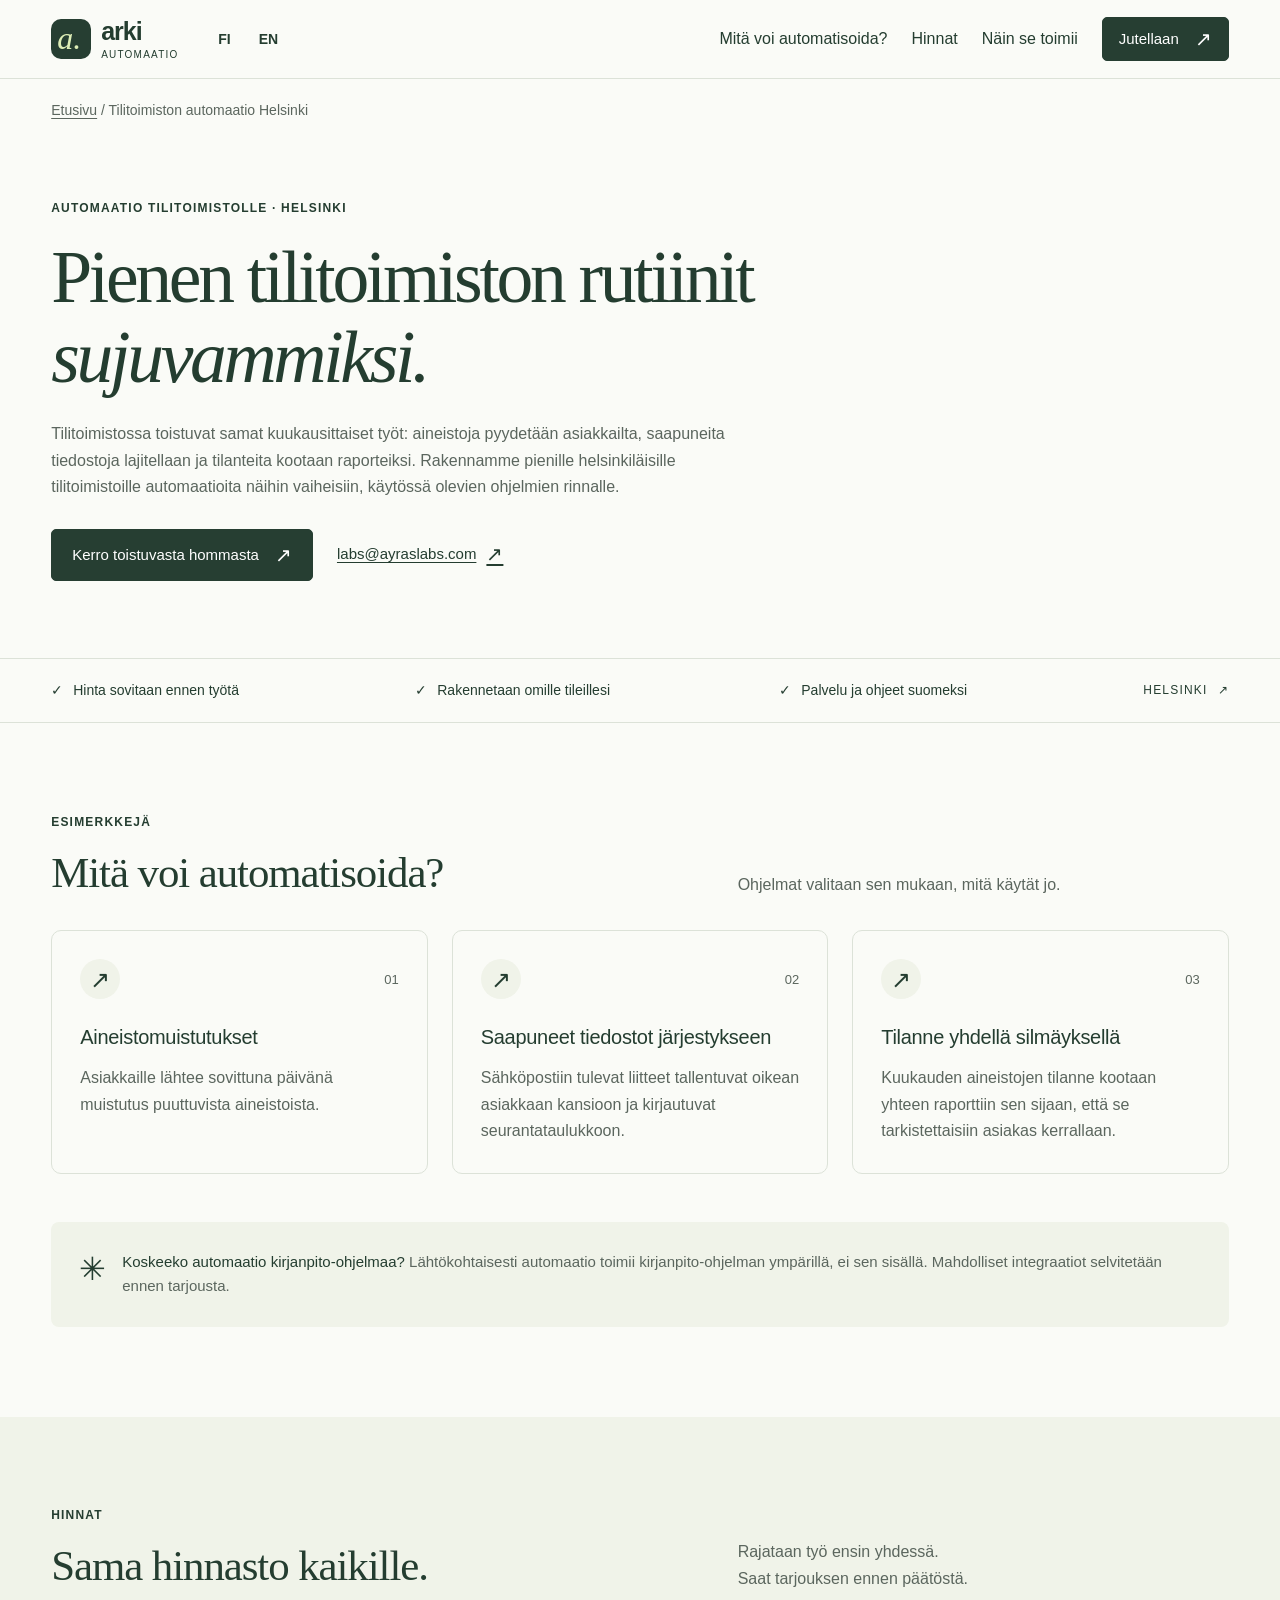
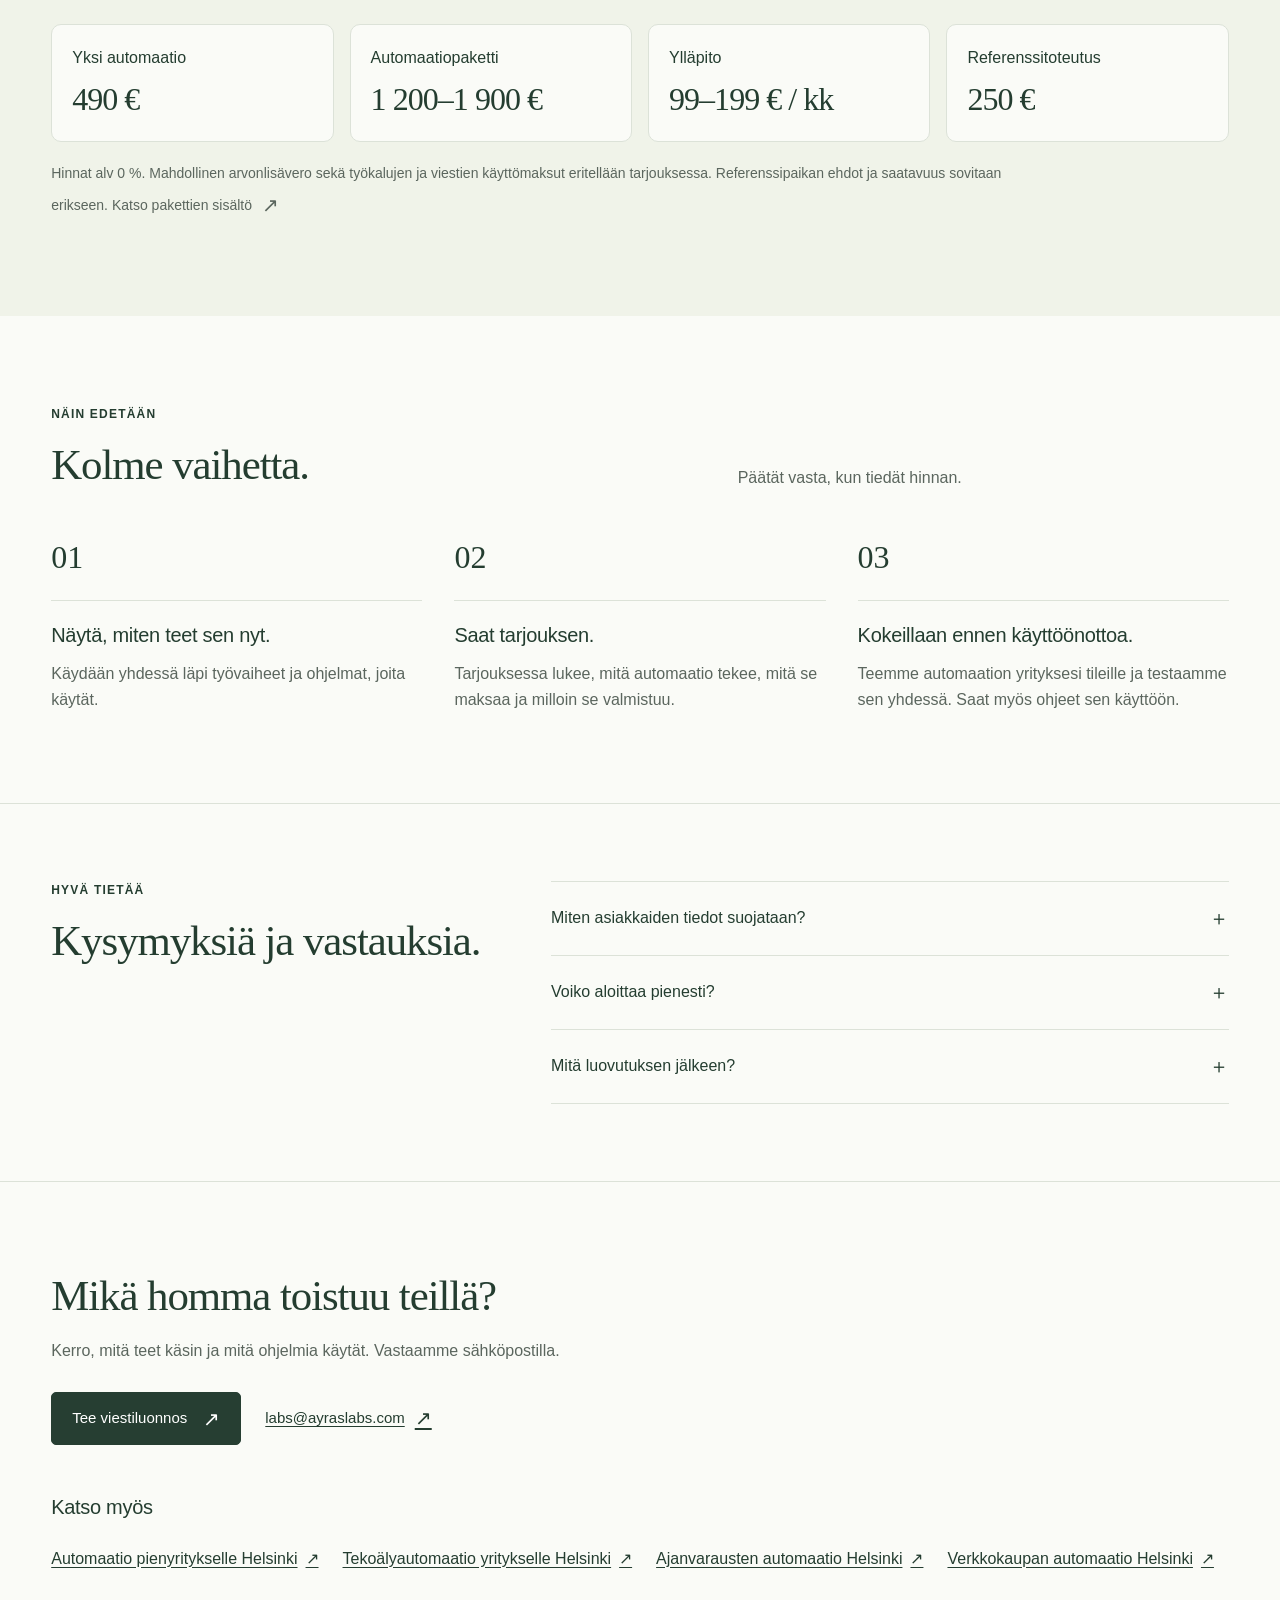
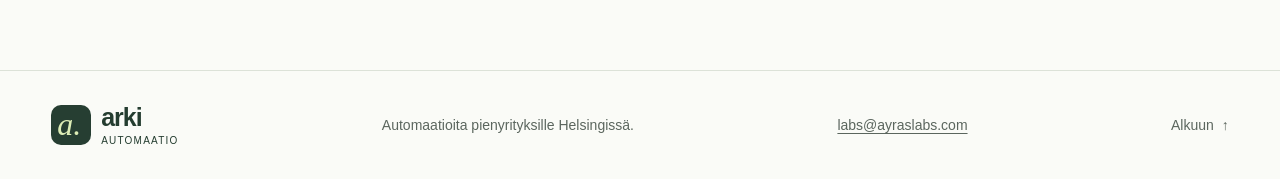
<file: tilitoimiston-automaatio-helsinki/index.html>
<!doctype html>
<html lang="fi">
<head>
  <meta charset="utf-8">
  <meta name="viewport" content="width=device-width, initial-scale=1">
  <meta name="description" content="Automaatio pienelle tilitoimistolle Helsingissä: asiakkaiden aineistot, muistutukset ja raportit järjestykseen. Kiinteä hinta, tarjous ennen työtä.">
  <meta name="theme-color" content="#263e32">
  <title>Automaatio tilitoimistolle Helsingissä | Arki Automaatio</title>
  <link rel="canonical" href="https://ayraslabs.com/tilitoimiston-automaatio-helsinki/">
  <meta property="og:type" content="website">
  <meta property="og:locale" content="fi_FI">
  <meta property="og:site_name" content="Arki Automaatio">
  <meta property="og:title" content="Automaatio tilitoimistolle Helsingissä | Arki Automaatio">
  <meta property="og:description" content="Automaatio pienelle tilitoimistolle Helsingissä: asiakkaiden aineistot, muistutukset ja raportit järjestykseen. Kiinteä hinta, tarjous ennen työtä.">
  <meta property="og:url" content="https://ayraslabs.com/tilitoimiston-automaatio-helsinki/">
  <link rel="icon" href="../favicon.svg" type="image/svg+xml">
  <link rel="stylesheet" href="../styles.css">
  <script src="../app.js" defer></script>
  <script type="application/ld+json">
{
 "@context": "https://schema.org",
 "@graph": [
  {
   "@type": "Service",
   "name": "Tilitoimiston automaatio Helsinki",
   "url": "https://ayraslabs.com/tilitoimiston-automaatio-helsinki/",
   "description": "Automaatio pienelle tilitoimistolle Helsingissä: asiakkaiden aineistot, muistutukset ja raportit järjestykseen. Kiinteä hinta, tarjous ennen työtä.",
   "areaServed": {
    "@type": "City",
    "name": "Helsinki"
   },
   "inLanguage": "fi",
   "provider": {
    "@type": "ProfessionalService",
    "name": "Arki Automaatio",
    "url": "https://ayraslabs.com/",
    "email": "labs@ayraslabs.com",
    "areaServed": {
     "@type": "City",
     "name": "Helsinki"
    }
   },
   "offers": [
    {
     "@type": "Offer",
     "name": "Yksi automaatio",
     "price": "490",
     "priceCurrency": "EUR"
    },
    {
     "@type": "Offer",
     "name": "Ylläpito",
     "priceSpecification": {
      "@type": "UnitPriceSpecification",
      "minPrice": "99",
      "maxPrice": "199",
      "priceCurrency": "EUR",
      "unitText": "kuukausi"
     }
    }
   ]
  },
  {
   "@type": "FAQPage",
   "mainEntity": [
    {
     "@type": "Question",
     "name": "Miten asiakkaiden tiedot suojataan?",
     "acceptedAnswer": {
      "@type": "Answer",
      "text": "Automaatio toimii tilitoimiston omilla tileillä, ja käyttöoikeudet sekä henkilötietojen käsittely sovitaan ennen työn aloittamista."
     }
    },
    {
     "@type": "Question",
     "name": "Voiko aloittaa pienesti?",
     "acceptedAnswer": {
      "@type": "Answer",
      "text": "Kyllä. Yksi automaatio maksaa 490 € (alv 0 %), ja se on rajattu yhteen toistuvaan työvaiheeseen."
     }
    },
    {
     "@type": "Question",
     "name": "Mitä luovutuksen jälkeen?",
     "acceptedAnswer": {
      "@type": "Answer",
      "text": "Saat käyttöohjeet. Yhden automaation pakettiin kuuluu 30 päivän korjausjakso sovittuun toteutukseen."
     }
    }
   ]
  }
 ]
}
  </script>
</head>
<body>
  <a class="skip-link" href="#sisalto">Siirry sisältöön</a>
  <header class="site-header">
    <div class="container header-inner">
      <a class="brand" href="../" aria-label="Arki Automaatio, etusivulle"><span class="brand-mark" aria-hidden="true">a.</span><span>arki<span class="brand-sub">AUTOMAATIO</span></span></a>
      <div class="header-actions">
        <div class="language-switch" role="group" aria-label="Kieli"><a href="../" lang="fi" hreflang="fi" aria-label="Suomeksi">FI</a><a href="../en/" lang="en" hreflang="en" aria-label="In English">EN</a></div>
        <button class="menu-toggle" type="button" aria-expanded="false" aria-controls="navigation"><span class="menu-label">Valikko</span><span class="menu-icon" aria-hidden="true"></span></button>
      </div>
      <nav id="navigation" aria-label="Päänavigaatio">
        <a href="../#esimerkit">Mitä voi automatisoida?</a>
        <a href="../#hinnat">Hinnat</a>
        <a href="../#nain-se-toimii">Näin se toimii</a>
        <a class="button button-small" href="../#yhteys">Jutellaan <span aria-hidden="true">↗</span></a>
      </nav>
    </div>
  </header>

  <main id="sisalto">
    <nav class="container breadcrumbs" aria-label="Murupolku"><a href="../">Etusivu</a> <span aria-hidden="true">/</span> <span aria-current="page">Tilitoimiston automaatio Helsinki</span></nav>
    <section class="landing-hero container" aria-labelledby="hero-heading">
      <p class="eyebrow"><span class="tiny-line" aria-hidden="true"></span> AUTOMAATIO TILITOIMISTOLLE · HELSINKI</p>
      <h1 id="hero-heading">Pienen tilitoimiston rutiinit <em>sujuvammiksi.</em></h1>
      <p class="hero-description">Tilitoimistossa toistuvat samat kuukausittaiset työt: aineistoja pyydetään asiakkailta, saapuneita tiedostoja lajitellaan ja tilanteita kootaan raporteiksi. Rakennamme pienille helsinkiläisille tilitoimistoille automaatioita näihin vaiheisiin, käytössä olevien ohjelmien rinnalle.</p>
      <div class="hero-actions"><a class="button" href="../#yhteys">Kerro toistuvasta hommasta <span aria-hidden="true">↗</span></a><a class="text-link" href="mailto:labs@ayraslabs.com">labs@ayraslabs.com <span aria-hidden="true">↗</span></a></div>
    </section>

    <div class="principles"><div class="container principles-inner"><span><span aria-hidden="true">✓</span> Hinta sovitaan ennen työtä</span><span><span aria-hidden="true">✓</span> Rakennetaan omille tileillesi</span><span><span aria-hidden="true">✓</span> Palvelu ja ohjeet suomeksi</span><span class="local-label">HELSINKI <span aria-hidden="true">↗</span></span></div></div>

    <section class="section container" aria-labelledby="examples-heading">
      <div class="section-heading"><div><p class="eyebrow">ESIMERKKEJÄ</p><h2 id="examples-heading">Mitä voi automatisoida?</h2></div><p>Ohjelmat valitaan sen mukaan, mitä käytät jo.</p></div>
      <div class="examples-grid"><article class="example-card"><div class="example-top"><span class="example-icon" aria-hidden="true">↗</span><span class="example-number">01</span></div><h3>Aineistomuistutukset</h3><p>Asiakkaille lähtee sovittuna päivänä muistutus puuttuvista aineistoista.</p></article><article class="example-card"><div class="example-top"><span class="example-icon" aria-hidden="true">↗</span><span class="example-number">02</span></div><h3>Saapuneet tiedostot järjestykseen</h3><p>Sähköpostiin tulevat liitteet tallentuvat oikean asiakkaan kansioon ja kirjautuvat seurantataulukkoon.</p></article><article class="example-card"><div class="example-top"><span class="example-icon" aria-hidden="true">↗</span><span class="example-number">03</span></div><h3>Tilanne yhdellä silmäyksellä</h3><p>Kuukauden aineistojen tilanne kootaan yhteen raporttiin sen sijaan, että se tarkistettaisiin asiakas kerrallaan.</p></article></div>
      <div class="honesty-note"><span aria-hidden="true">✳</span><p><strong>Koskeeko automaatio kirjanpito-ohjelmaa?</strong> Lähtökohtaisesti automaatio toimii kirjanpito-ohjelman ympärillä, ei sen sisällä. Mahdolliset integraatiot selvitetään ennen tarjousta.</p></div>
    </section>

    <section class="pricing-section" aria-labelledby="hinnat-heading"><div class="container section">
      <div class="section-heading"><div><p class="eyebrow">HINNAT</p><h2 id="hinnat-heading">Sama hinnasto kaikille.</h2></div><p>Rajataan työ ensin yhdessä.<br>Saat tarjouksen ennen päätöstä.</p></div>
      <ul class="landing-prices">
        <li><strong>Yksi automaatio</strong><span>490 €</span></li>
        <li><strong>Automaatiopaketti</strong><span>1 200–1 900 €</span></li>
        <li><strong>Ylläpito</strong><span>99–199 € / kk</span></li>
        <li><strong>Referenssitoteutus</strong><span>250 €</span></li>
      </ul>
      <p class="pricing-note">Hinnat alv 0 %. Mahdollinen arvonlisävero sekä työkalujen ja viestien käyttömaksut eritellään tarjouksessa. Referenssipaikan ehdot ja saatavuus sovitaan erikseen. <a class="text-link" href="../#hinnat">Katso pakettien sisältö <span aria-hidden="true">↗</span></a></p>
    </div></section>

    <section class="section container process-section" aria-labelledby="process-heading">
      <div class="section-heading"><div><p class="eyebrow">NÄIN EDETÄÄN</p><h2 id="process-heading">Kolme vaihetta.</h2></div><p>Päätät vasta, kun tiedät hinnan.</p></div>
      <ol class="steps"><li><span class="step-number">01</span><h3>Näytä, miten teet sen nyt.</h3><p>Käydään yhdessä läpi työvaiheet ja ohjelmat, joita käytät.</p></li><li><span class="step-number">02</span><h3>Saat tarjouksen.</h3><p>Tarjouksessa lukee, mitä automaatio tekee, mitä se maksaa ja milloin se valmistuu.</p></li><li><span class="step-number">03</span><h3>Kokeillaan ennen käyttöönottoa.</h3><p>Teemme automaation yrityksesi tileille ja testaamme sen yhdessä. Saat myös ohjeet sen käyttöön.</p></li></ol>
    </section>

    <section class="faq-section"><div class="container faq-layout"><div><p class="eyebrow">HYVÄ TIETÄÄ</p><h2>Kysymyksiä ja vastauksia.</h2></div><div class="faq-list"><details><summary>Miten asiakkaiden tiedot suojataan?<span aria-hidden="true">＋</span></summary><p>Automaatio toimii tilitoimiston omilla tileillä, ja käyttöoikeudet sekä henkilötietojen käsittely sovitaan ennen työn aloittamista.</p></details><details><summary>Voiko aloittaa pienesti?<span aria-hidden="true">＋</span></summary><p>Kyllä. Yksi automaatio maksaa 490 € (alv 0 %), ja se on rajattu yhteen toistuvaan työvaiheeseen.</p></details><details><summary>Mitä luovutuksen jälkeen?<span aria-hidden="true">＋</span></summary><p>Saat käyttöohjeet. Yhden automaation pakettiin kuuluu 30 päivän korjausjakso sovittuun toteutukseen.</p></details></div></div></section>

    <section class="section container landing-cta" aria-labelledby="cta-heading">
      <h2 id="cta-heading">Mikä homma toistuu teillä?</h2>
      <p>Kerro, mitä teet käsin ja mitä ohjelmia käytät. Vastaamme sähköpostilla.</p>
      <div class="hero-actions"><a class="button" href="../#yhteys">Tee viestiluonnos <span aria-hidden="true">↗</span></a><a class="text-link" href="mailto:labs@ayraslabs.com">labs@ayraslabs.com <span aria-hidden="true">↗</span></a></div>
      <h3 class="related-heading">Katso myös</h3>
      <ul class="related-links"><li><a href="../automaatio-pienyritykselle-helsinki/">Automaatio pienyritykselle Helsinki <span aria-hidden="true">↗</span></a></li><li><a href="../tekoalyautomaatio-yritykselle-helsinki/">Tekoälyautomaatio yritykselle Helsinki <span aria-hidden="true">↗</span></a></li><li><a href="../ajanvarausten-automaatio-helsinki/">Ajanvarausten automaatio Helsinki <span aria-hidden="true">↗</span></a></li><li><a href="../verkkokaupan-automaatio-helsinki/">Verkkokaupan automaatio Helsinki <span aria-hidden="true">↗</span></a></li></ul>
    </section>
  </main>

  <footer><div class="container footer-inner"><a class="brand" href="../"><span class="brand-mark" aria-hidden="true">a.</span><span>arki<span class="brand-sub">AUTOMAATIO</span></span></a><p>Automaatioita pienyrityksille Helsingissä.</p><a class="draft-label" href="mailto:labs@ayraslabs.com">labs@ayraslabs.com</a><a href="#sisalto" class="back-top">Alkuun <span aria-hidden="true">↑</span></a></div></footer>
</body>
</html>
</file>
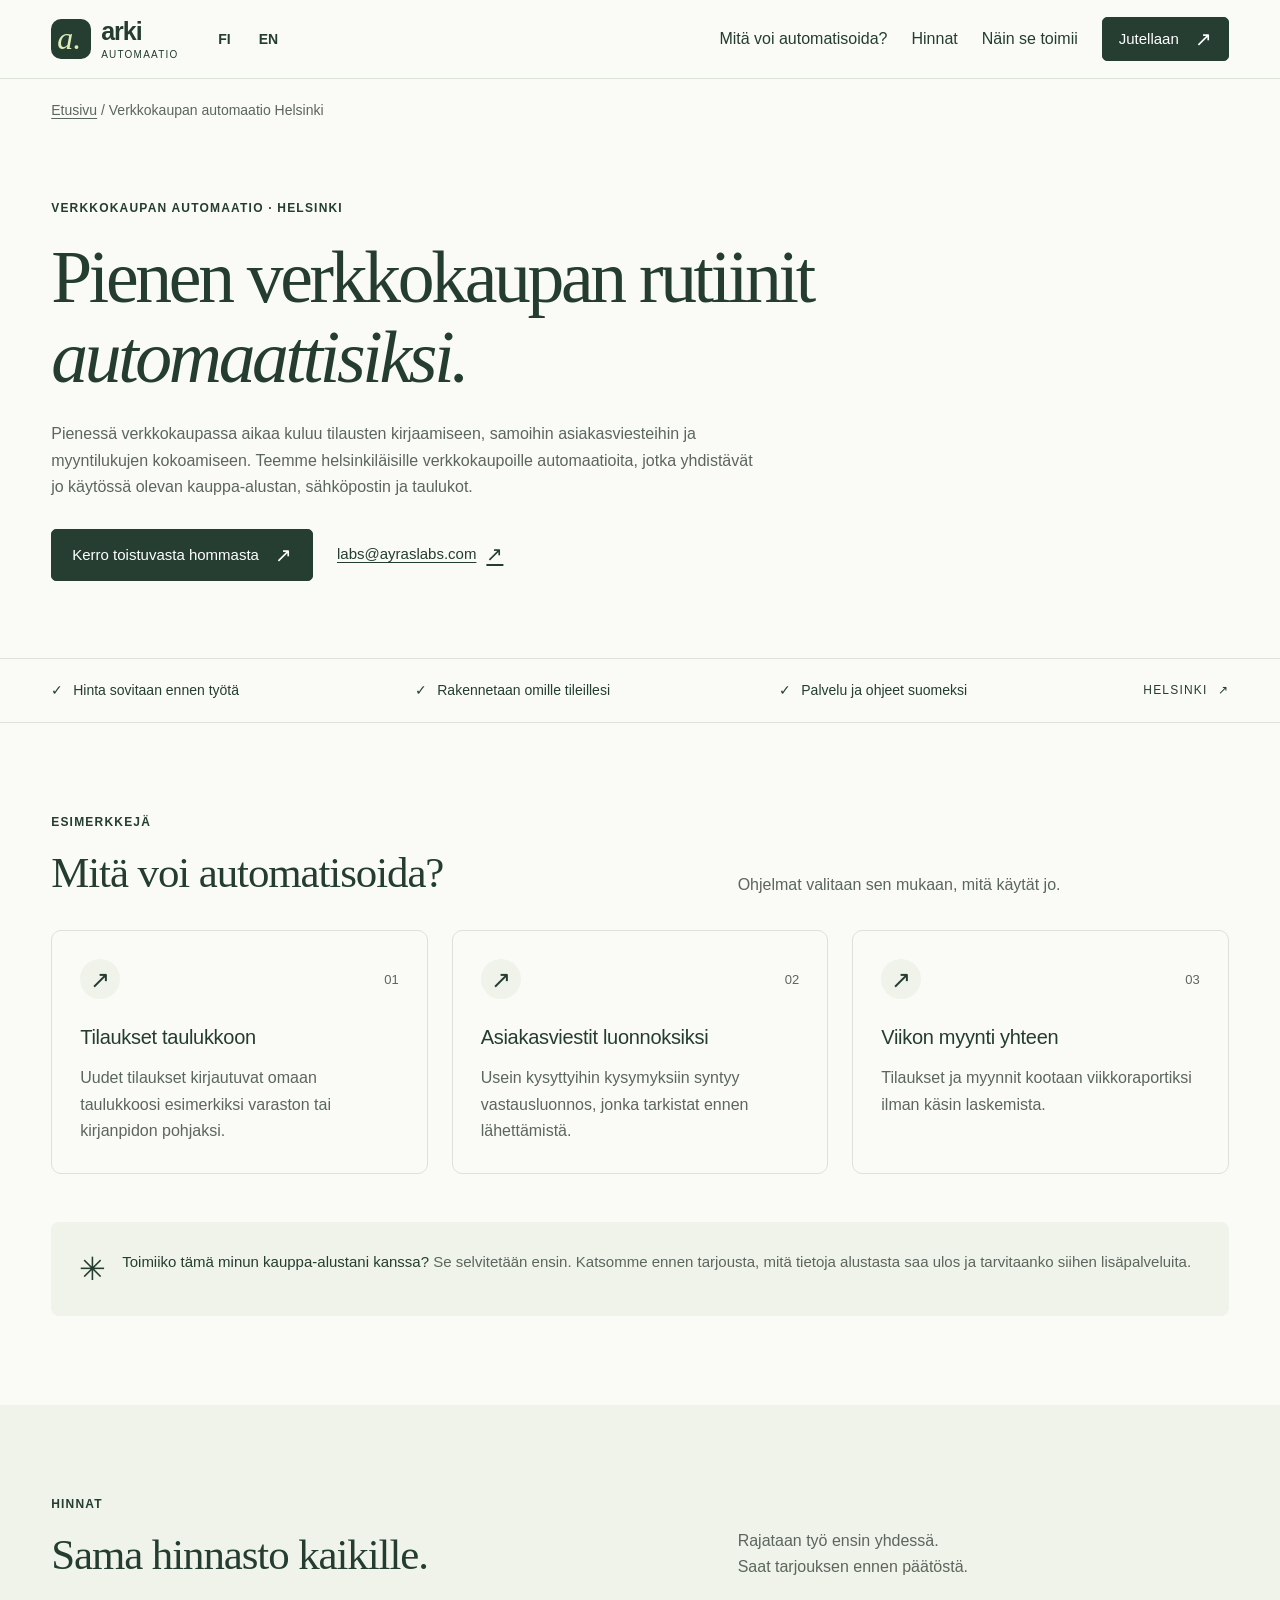
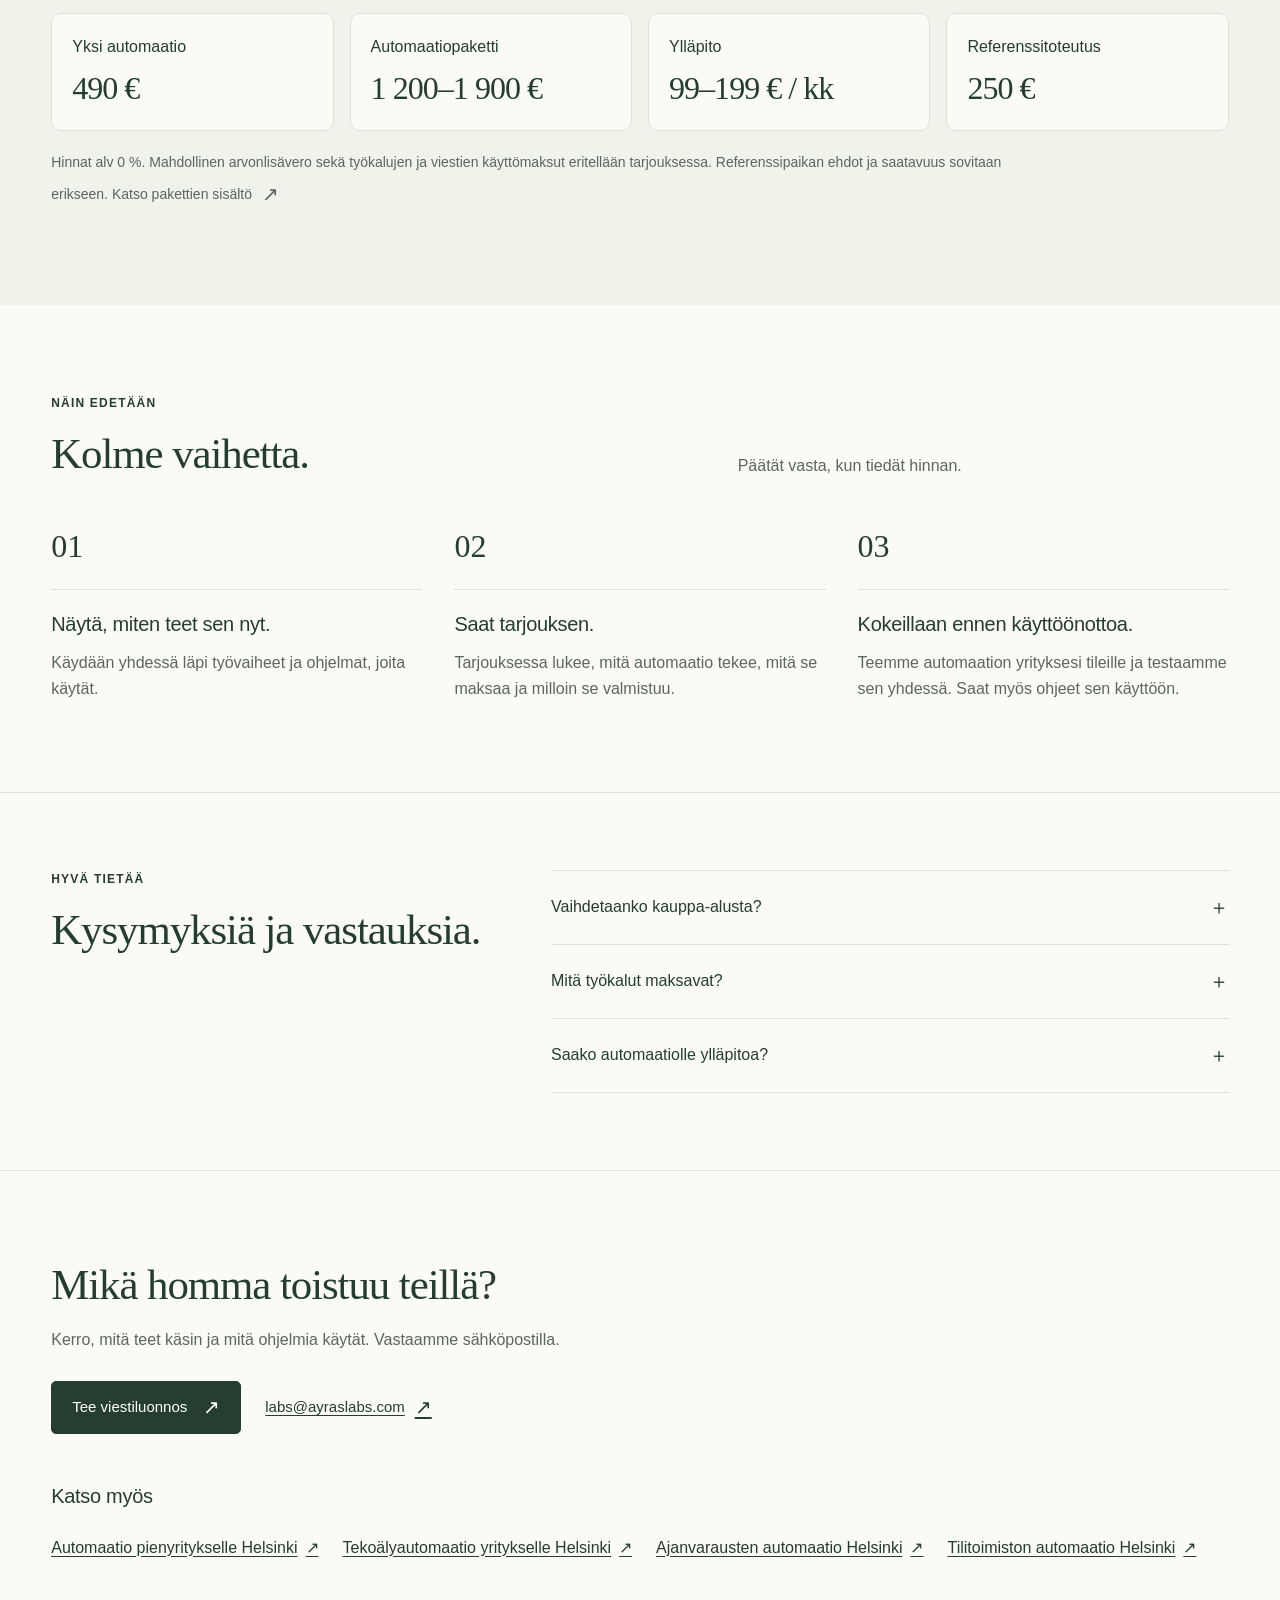
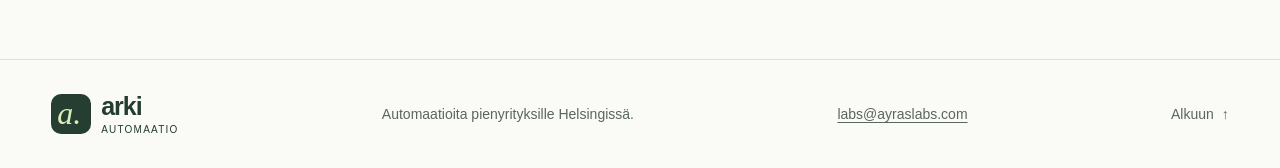
<file: verkkokaupan-automaatio-helsinki/index.html>
<!doctype html>
<html lang="fi">
<head>
  <meta charset="utf-8">
  <meta name="viewport" content="width=device-width, initial-scale=1">
  <meta name="description" content="Automaatio pienelle verkkokaupalle Helsingissä: tilaukset taulukkoon, asiakasviestit ja viikkoraportit automaattisesti. Kiinteä hinta, alkaen 490 € (alv 0 %).">
  <meta name="theme-color" content="#263e32">
  <title>Verkkokaupan automaatio Helsingissä | Arki Automaatio</title>
  <link rel="canonical" href="https://ayraslabs.com/verkkokaupan-automaatio-helsinki/">
  <meta property="og:type" content="website">
  <meta property="og:locale" content="fi_FI">
  <meta property="og:site_name" content="Arki Automaatio">
  <meta property="og:title" content="Verkkokaupan automaatio Helsingissä | Arki Automaatio">
  <meta property="og:description" content="Automaatio pienelle verkkokaupalle Helsingissä: tilaukset taulukkoon, asiakasviestit ja viikkoraportit automaattisesti. Kiinteä hinta, alkaen 490 € (alv 0 %).">
  <meta property="og:url" content="https://ayraslabs.com/verkkokaupan-automaatio-helsinki/">
  <link rel="icon" href="../favicon.svg" type="image/svg+xml">
  <link rel="stylesheet" href="../styles.css">
  <script src="../app.js" defer></script>
  <script type="application/ld+json">
{
 "@context": "https://schema.org",
 "@graph": [
  {
   "@type": "Service",
   "name": "Verkkokaupan automaatio Helsinki",
   "url": "https://ayraslabs.com/verkkokaupan-automaatio-helsinki/",
   "description": "Automaatio pienelle verkkokaupalle Helsingissä: tilaukset taulukkoon, asiakasviestit ja viikkoraportit automaattisesti. Kiinteä hinta, alkaen 490 € (alv 0 %).",
   "areaServed": {
    "@type": "City",
    "name": "Helsinki"
   },
   "inLanguage": "fi",
   "provider": {
    "@type": "ProfessionalService",
    "name": "Arki Automaatio",
    "url": "https://ayraslabs.com/",
    "email": "labs@ayraslabs.com",
    "areaServed": {
     "@type": "City",
     "name": "Helsinki"
    }
   },
   "offers": [
    {
     "@type": "Offer",
     "name": "Yksi automaatio",
     "price": "490",
     "priceCurrency": "EUR"
    },
    {
     "@type": "Offer",
     "name": "Ylläpito",
     "priceSpecification": {
      "@type": "UnitPriceSpecification",
      "minPrice": "99",
      "maxPrice": "199",
      "priceCurrency": "EUR",
      "unitText": "kuukausi"
     }
    }
   ]
  },
  {
   "@type": "FAQPage",
   "mainEntity": [
    {
     "@type": "Question",
     "name": "Vaihdetaanko kauppa-alusta?",
     "acceptedAnswer": {
      "@type": "Answer",
      "text": "Ei. Automaatio rakennetaan nykyisten työkalujen rinnalle."
     }
    },
    {
     "@type": "Question",
     "name": "Mitä työkalut maksavat?",
     "acceptedAnswer": {
      "@type": "Answer",
      "text": "Jos tarvitaan maksullinen palvelu, sen kulut ja omistajuus sovitaan ennen toteutusta ja eritellään tarjouksessa."
     }
    },
    {
     "@type": "Question",
     "name": "Saako automaatiolle ylläpitoa?",
     "acceptedAnswer": {
      "@type": "Answer",
      "text": "Kyllä. Ylläpito maksaa 99–199 € / kk (alv 0 %), ja sen laajuus sovitaan erikseen."
     }
    }
   ]
  }
 ]
}
  </script>
</head>
<body>
  <a class="skip-link" href="#sisalto">Siirry sisältöön</a>
  <header class="site-header">
    <div class="container header-inner">
      <a class="brand" href="../" aria-label="Arki Automaatio, etusivulle"><span class="brand-mark" aria-hidden="true">a.</span><span>arki<span class="brand-sub">AUTOMAATIO</span></span></a>
      <div class="header-actions">
        <div class="language-switch" role="group" aria-label="Kieli"><a href="../" lang="fi" hreflang="fi" aria-label="Suomeksi">FI</a><a href="../en/" lang="en" hreflang="en" aria-label="In English">EN</a></div>
        <button class="menu-toggle" type="button" aria-expanded="false" aria-controls="navigation"><span class="menu-label">Valikko</span><span class="menu-icon" aria-hidden="true"></span></button>
      </div>
      <nav id="navigation" aria-label="Päänavigaatio">
        <a href="../#esimerkit">Mitä voi automatisoida?</a>
        <a href="../#hinnat">Hinnat</a>
        <a href="../#nain-se-toimii">Näin se toimii</a>
        <a class="button button-small" href="../#yhteys">Jutellaan <span aria-hidden="true">↗</span></a>
      </nav>
    </div>
  </header>

  <main id="sisalto">
    <nav class="container breadcrumbs" aria-label="Murupolku"><a href="../">Etusivu</a> <span aria-hidden="true">/</span> <span aria-current="page">Verkkokaupan automaatio Helsinki</span></nav>
    <section class="landing-hero container" aria-labelledby="hero-heading">
      <p class="eyebrow"><span class="tiny-line" aria-hidden="true"></span> VERKKOKAUPAN AUTOMAATIO · HELSINKI</p>
      <h1 id="hero-heading">Pienen verkkokaupan rutiinit <em>automaattisiksi.</em></h1>
      <p class="hero-description">Pienessä verkkokaupassa aikaa kuluu tilausten kirjaamiseen, samoihin asiakasviesteihin ja myyntilukujen kokoamiseen. Teemme helsinkiläisille verkkokaupoille automaatioita, jotka yhdistävät jo käytössä olevan kauppa-alustan, sähköpostin ja taulukot.</p>
      <div class="hero-actions"><a class="button" href="../#yhteys">Kerro toistuvasta hommasta <span aria-hidden="true">↗</span></a><a class="text-link" href="mailto:labs@ayraslabs.com">labs@ayraslabs.com <span aria-hidden="true">↗</span></a></div>
    </section>

    <div class="principles"><div class="container principles-inner"><span><span aria-hidden="true">✓</span> Hinta sovitaan ennen työtä</span><span><span aria-hidden="true">✓</span> Rakennetaan omille tileillesi</span><span><span aria-hidden="true">✓</span> Palvelu ja ohjeet suomeksi</span><span class="local-label">HELSINKI <span aria-hidden="true">↗</span></span></div></div>

    <section class="section container" aria-labelledby="examples-heading">
      <div class="section-heading"><div><p class="eyebrow">ESIMERKKEJÄ</p><h2 id="examples-heading">Mitä voi automatisoida?</h2></div><p>Ohjelmat valitaan sen mukaan, mitä käytät jo.</p></div>
      <div class="examples-grid"><article class="example-card"><div class="example-top"><span class="example-icon" aria-hidden="true">↗</span><span class="example-number">01</span></div><h3>Tilaukset taulukkoon</h3><p>Uudet tilaukset kirjautuvat omaan taulukkoosi esimerkiksi varaston tai kirjanpidon pohjaksi.</p></article><article class="example-card"><div class="example-top"><span class="example-icon" aria-hidden="true">↗</span><span class="example-number">02</span></div><h3>Asiakasviestit luonnoksiksi</h3><p>Usein kysyttyihin kysymyksiin syntyy vastausluonnos, jonka tarkistat ennen lähettämistä.</p></article><article class="example-card"><div class="example-top"><span class="example-icon" aria-hidden="true">↗</span><span class="example-number">03</span></div><h3>Viikon myynti yhteen</h3><p>Tilaukset ja myynnit kootaan viikkoraportiksi ilman käsin laskemista.</p></article></div>
      <div class="honesty-note"><span aria-hidden="true">✳</span><p><strong>Toimiiko tämä minun kauppa-alustani kanssa?</strong> Se selvitetään ensin. Katsomme ennen tarjousta, mitä tietoja alustasta saa ulos ja tarvitaanko siihen lisäpalveluita.</p></div>
    </section>

    <section class="pricing-section" aria-labelledby="hinnat-heading"><div class="container section">
      <div class="section-heading"><div><p class="eyebrow">HINNAT</p><h2 id="hinnat-heading">Sama hinnasto kaikille.</h2></div><p>Rajataan työ ensin yhdessä.<br>Saat tarjouksen ennen päätöstä.</p></div>
      <ul class="landing-prices">
        <li><strong>Yksi automaatio</strong><span>490 €</span></li>
        <li><strong>Automaatiopaketti</strong><span>1 200–1 900 €</span></li>
        <li><strong>Ylläpito</strong><span>99–199 € / kk</span></li>
        <li><strong>Referenssitoteutus</strong><span>250 €</span></li>
      </ul>
      <p class="pricing-note">Hinnat alv 0 %. Mahdollinen arvonlisävero sekä työkalujen ja viestien käyttömaksut eritellään tarjouksessa. Referenssipaikan ehdot ja saatavuus sovitaan erikseen. <a class="text-link" href="../#hinnat">Katso pakettien sisältö <span aria-hidden="true">↗</span></a></p>
    </div></section>

    <section class="section container process-section" aria-labelledby="process-heading">
      <div class="section-heading"><div><p class="eyebrow">NÄIN EDETÄÄN</p><h2 id="process-heading">Kolme vaihetta.</h2></div><p>Päätät vasta, kun tiedät hinnan.</p></div>
      <ol class="steps"><li><span class="step-number">01</span><h3>Näytä, miten teet sen nyt.</h3><p>Käydään yhdessä läpi työvaiheet ja ohjelmat, joita käytät.</p></li><li><span class="step-number">02</span><h3>Saat tarjouksen.</h3><p>Tarjouksessa lukee, mitä automaatio tekee, mitä se maksaa ja milloin se valmistuu.</p></li><li><span class="step-number">03</span><h3>Kokeillaan ennen käyttöönottoa.</h3><p>Teemme automaation yrityksesi tileille ja testaamme sen yhdessä. Saat myös ohjeet sen käyttöön.</p></li></ol>
    </section>

    <section class="faq-section"><div class="container faq-layout"><div><p class="eyebrow">HYVÄ TIETÄÄ</p><h2>Kysymyksiä ja vastauksia.</h2></div><div class="faq-list"><details><summary>Vaihdetaanko kauppa-alusta?<span aria-hidden="true">＋</span></summary><p>Ei. Automaatio rakennetaan nykyisten työkalujen rinnalle.</p></details><details><summary>Mitä työkalut maksavat?<span aria-hidden="true">＋</span></summary><p>Jos tarvitaan maksullinen palvelu, sen kulut ja omistajuus sovitaan ennen toteutusta ja eritellään tarjouksessa.</p></details><details><summary>Saako automaatiolle ylläpitoa?<span aria-hidden="true">＋</span></summary><p>Kyllä. Ylläpito maksaa 99–199 € / kk (alv 0 %), ja sen laajuus sovitaan erikseen.</p></details></div></div></section>

    <section class="section container landing-cta" aria-labelledby="cta-heading">
      <h2 id="cta-heading">Mikä homma toistuu teillä?</h2>
      <p>Kerro, mitä teet käsin ja mitä ohjelmia käytät. Vastaamme sähköpostilla.</p>
      <div class="hero-actions"><a class="button" href="../#yhteys">Tee viestiluonnos <span aria-hidden="true">↗</span></a><a class="text-link" href="mailto:labs@ayraslabs.com">labs@ayraslabs.com <span aria-hidden="true">↗</span></a></div>
      <h3 class="related-heading">Katso myös</h3>
      <ul class="related-links"><li><a href="../automaatio-pienyritykselle-helsinki/">Automaatio pienyritykselle Helsinki <span aria-hidden="true">↗</span></a></li><li><a href="../tekoalyautomaatio-yritykselle-helsinki/">Tekoälyautomaatio yritykselle Helsinki <span aria-hidden="true">↗</span></a></li><li><a href="../ajanvarausten-automaatio-helsinki/">Ajanvarausten automaatio Helsinki <span aria-hidden="true">↗</span></a></li><li><a href="../tilitoimiston-automaatio-helsinki/">Tilitoimiston automaatio Helsinki <span aria-hidden="true">↗</span></a></li></ul>
    </section>
  </main>

  <footer><div class="container footer-inner"><a class="brand" href="../"><span class="brand-mark" aria-hidden="true">a.</span><span>arki<span class="brand-sub">AUTOMAATIO</span></span></a><p>Automaatioita pienyrityksille Helsingissä.</p><a class="draft-label" href="mailto:labs@ayraslabs.com">labs@ayraslabs.com</a><a href="#sisalto" class="back-top">Alkuun <span aria-hidden="true">↑</span></a></div></footer>
</body>
</html>
</file>
<file: styles.css>
@charset "UTF-8";

:root {
  --bg: #fafbf7;
  --surface: #ffffff;
  --text: #243d30;
  --text-muted: #5b665e;
  --border: #dce2d8;
  --accent: #ddedb6;
  --accent-fg: #243d30;
  --primary-action: #263e32;
  --primary-action-fg: #ffffff;
  --soft: #f0f3e9;
  --art-bg: #e9eedf;
  --on-dark-muted: #d0d9cf;
  --dark-border: #4b6050;
  --focus: #8c4c16;
  --backdrop: #14271ccc;
  --shadow: #243d300b;
  --radius: .625rem;
  --font: "Helvetica Neue", Arial, sans-serif;
  --display: Georgia, "Times New Roman", serif;
  --gutter: clamp(1rem, 4vw, 3.25rem);
}

* { box-sizing: border-box; }
html { font-size: 100%; scroll-behavior: smooth; scroll-padding-top: 2rem; -webkit-text-size-adjust: 100%; text-size-adjust: 100%; }
body { margin: 0; background: var(--bg); color: var(--text); font-family: var(--font); font-size: 1rem; line-height: 1.65; }
button, input, textarea, select { font: inherit; color: inherit; }
button, a, input, select, textarea, summary { -webkit-tap-highlight-color: transparent; }
button, a { touch-action: manipulation; }
a { color: inherit; text-decoration: none; overflow-wrap: anywhere; }
a[href^="mailto:"] { text-decoration: underline; text-underline-offset: .2em; }
button { cursor: pointer; border: 0; }
input, textarea, select { min-width: 0; }
textarea { resize: vertical; }
svg { display: block; width: 100%; height: 100%; fill: none; stroke: currentColor; stroke-width: 1.5; }
p, h1, h2, h3 { margin: 0; }
h1, h2, h3 { font-weight: 400; overflow-wrap: anywhere; hyphens: auto; }
::selection { background: var(--accent); color: var(--accent-fg); }
:focus-visible { outline: 3px solid var(--focus); outline-offset: 4px; }
.container { width: min(82rem, calc(100% - var(--gutter) - var(--gutter))); margin-inline: auto; }
.section { padding-block: clamp(3rem, 7vw, 6rem); }
.eyebrow { font-size: .75rem; letter-spacing: .1em; font-weight: 600; line-height: 1.6; overflow-wrap: anywhere; }
.button { display: inline-flex; justify-content: space-between; align-items: center; gap: 1rem; min-height: 2.75rem; max-width: 100%; padding: .875rem 1.25rem; background: var(--primary-action); color: var(--primary-action-fg); border: 1px solid var(--primary-action); border-radius: .3125rem; font-size: .9375rem; font-weight: 500; line-height: 1.5; text-align: start; overflow-wrap: anywhere; transition: transform 150ms, background 150ms; }
.button:hover { transform: translateY(-2px); }
.button > span { flex-shrink: 0; font-size: 1.25rem; line-height: 1; }
.button-small { padding: .625rem 1rem; }
.button-outline { background: transparent; color: var(--text); border-color: var(--border); }
.button-outline:hover { background: var(--soft); }
.button-lime { background: var(--accent); border-color: var(--accent); color: var(--accent-fg); }
.text-link { display: inline-flex; align-items: center; gap: .625rem; min-height: 2.75rem; max-width: 100%; background: none; padding: .25rem 0; font-size: .9375rem; font-weight: 500; }
.text-link:hover { text-decoration: underline; text-underline-offset: .25em; }
.text-link > span { flex-shrink: 0; font-size: 1.25rem; }
.skip-link { position: fixed; z-index: 10; top: -100vh; left: 1rem; padding: .75rem; background: var(--primary-action); color: var(--primary-action-fg); }
.skip-link:focus { top: 1rem; }

.site-header { border-bottom: 1px solid var(--border); background: var(--bg); }
/* Wrapping, rather than a fixed-height row, also accommodates browser minimum fonts. */
.header-inner { position: relative; display: flex; flex-wrap: wrap; align-items: center; justify-content: space-between; gap: .75rem 1.5rem; padding-block: 1rem; }
.brand { display: inline-flex; align-items: center; gap: .625rem; min-width: 0; max-width: 100%; }
.brand-mark { display: flex; align-items: center; justify-content: center; flex-shrink: 0; width: 2.5rem; height: 2.5rem; background: var(--primary-action); color: var(--accent); border-radius: .625rem; font-family: var(--display); font-style: italic; font-size: 2rem; padding-right: .25rem; padding-bottom: .1875rem; line-height: 1; }
.brand > span:last-child { min-width: 0; font-size: 1.5625rem; font-weight: 600; letter-spacing: -.04em; line-height: 1; }
.brand-sub { display: block; margin-top: .375rem; font-size: .625rem; letter-spacing: .12em; font-weight: 500; overflow-wrap: anywhere; }
.header-actions { display: flex; flex-wrap: wrap; align-items: center; gap: .5rem; min-width: 0; max-width: 100%; margin-inline-start: auto; }
.language-switch { display: flex; align-items: center; font-size: .875rem; font-weight: 600; }
.language-switch a { display: inline-flex; align-items: center; justify-content: center; min-height: 2.75rem; min-width: 2.75rem; padding: .25rem; border-radius: .25rem; }
.language-switch a[aria-current] { background: var(--soft); text-decoration: underline; text-underline-offset: .25em; }
.language-switch a:hover { background: var(--accent); }
.menu-toggle { display: none; align-items: center; justify-content: center; gap: .75rem; min-width: 2.75rem; min-height: 2.75rem; padding: .5rem; background: none; color: var(--text); font-size: 1rem; }
.navigation-ready .menu-toggle { display: inline-flex; }
.menu-label { position: absolute; width: 1px; height: 1px; overflow: hidden; clip-path: inset(50%); white-space: nowrap; }
.menu-icon { display: block; position: relative; width: 20px; height: 20px; flex-shrink: 0; }
.menu-icon::before, .menu-icon::after { content: ""; position: absolute; left: 1px; top: 9px; width: 18px; height: 0; border-top: 2px solid currentColor; }
.menu-icon::after { transform: rotate(90deg); }
.menu-toggle[aria-expanded="true"] .menu-icon { transform: rotate(45deg); }
#navigation { display: flex; flex: 1 1 100%; min-width: 0; flex-direction: column; font-size: 1rem; }
.navigation-ready #navigation { display: none; position: absolute; z-index: 3; top: 100%; inset-inline: 0; max-height: 70vh; overflow-y: auto; padding: 1rem; background: var(--bg); border: 1px solid var(--border); border-radius: 0 0 var(--radius) var(--radius); box-shadow: 0 .625rem 1rem var(--shadow); }
.navigation-ready #navigation.is-open { display: flex; }
#navigation > a:not(.button) { display: flex; align-items: center; min-height: 2.75rem; padding-block: .625rem; }
#navigation a:not(.button):hover { text-decoration: underline; text-underline-offset: .25em; }
#navigation .button { margin-top: .5rem; }

.hero { display: grid; grid-template-columns: minmax(0, 1fr); gap: clamp(2rem, 5vw, 4rem); padding-block: clamp(2.5rem, 6vw, 5rem); align-items: center; }
.hero > * { min-width: 0; }
.hero .eyebrow { display: flex; align-items: center; gap: .625rem; }
.tiny-line { width: 1.25rem; height: 1px; flex-shrink: 0; background: var(--text); }
/* One continuous type scale: crossing a layout breakpoint must never shrink text. */
h1 { font-family: var(--display); font-size: clamp(2.5rem, calc(1.4rem + 4vw), 5rem); line-height: 1.08; letter-spacing: -.045em; margin-block: 1.5rem; }
h1 em { font-weight: 400; }
.hero-description { max-width: 36rem; color: var(--text-muted); }
.hero-actions { margin-top: 1.75rem; display: flex; flex-wrap: wrap; align-items: center; gap: .75rem 1.5rem; }
.hero-note { font-size: .875rem; color: var(--text-muted); margin-top: 1rem; }
.hero-art { width: 100%; max-width: 36rem; justify-self: center; position: relative; padding: clamp(1rem, 2.4vw, 1.75rem); border-radius: .75rem; background: var(--art-bg); min-width: 0; background-image: url("data:image/svg+xml,%3Csvg xmlns='http://www.w3.org/2000/svg' width='24' height='24'%3E%3Cpath d='M24 0H0V24' fill='none' stroke='%23d7dfcd' stroke-width='.6'/%3E%3C/svg%3E"); }
.art-caption { display: flex; flex-wrap: wrap; align-items: center; gap: .375rem; font-size: .75rem; font-weight: 600; letter-spacing: .06em; margin-bottom: 1.5rem; }
.art-caption > span:last-child { margin-inline-start: auto; font-size: 1.25rem; }
.status-dot { width: .375rem; height: .375rem; flex-shrink: 0; border-radius: 50%; background: var(--text); }
.flow-card { display: flex; align-items: center; gap: .75rem; min-width: 0; background: var(--surface); padding: 1rem; border: 1px solid var(--border); box-shadow: 0 .3125rem 1.25rem var(--shadow); border-radius: .5rem; }
.flow-card > div, .automation-hub > div { min-width: 0; overflow-wrap: anywhere; }
.app-icon { display: flex; width: 2.5rem; height: 2.5rem; padding: .5625rem; background: var(--soft); color: var(--text); border-radius: .5rem; flex-shrink: 0; }
.flow-meta { display: block; font-size: .75rem; letter-spacing: .05em; color: var(--text-muted); margin-bottom: .25rem; }
.flow-card strong { display: block; font-size: .9375rem; font-weight: 500; }
.flow-card small { display: block; font-size: .8125rem; color: var(--text-muted); margin-top: .125rem; }
.card-dot { width: .375rem; height: .375rem; flex-shrink: 0; background: var(--accent); border-radius: 50%; margin-inline-start: auto; }
.flow-connector { min-height: 2rem; display: flex; align-items: center; justify-content: center; color: var(--text-muted); }
.automation-hub { padding: 1rem; background: var(--primary-action); color: var(--primary-action-fg); border-radius: .5rem; display: flex; gap: .75rem; align-items: center; }
.hub-icon { flex-shrink: 0; font-size: 2rem; color: var(--accent); line-height: 1; }
.automation-hub strong { display: block; font-size: 1.125rem; font-weight: 500; }
.automation-hub div > span { display: block; color: var(--on-dark-muted); font-size: .8125rem; margin-top: .25rem; }
/* Content-sized tracks stack before minimum-font settings can clip a result. */
.flow-results { display: grid; grid-template-columns: repeat(auto-fit, minmax(min(100%, 10rem), 1fr)); gap: .75rem; }
.result-card { min-width: 0; padding: 1rem; background: var(--surface); border: 1px solid var(--border); border-radius: .5rem; overflow-wrap: anywhere; hyphens: auto; }
.result-icon { display: block; font-size: 1.5rem; margin-bottom: .5rem; }
.result-card strong { display: block; font-size: .9375rem; font-weight: 500; }
.result-card > span:not(.result-icon) { display: block; font-size: .8125rem; color: var(--text-muted); margin-top: .25rem; }
.mini-table { display: grid; grid-template-columns: minmax(0, 1fr) minmax(0, 1.5fr) minmax(0, 1fr); gap: .25rem; margin-top: .75rem; }
.mini-table i { height: .375rem; background: var(--soft); border-radius: 1px; }
.mini-table i:first-child { background: var(--accent); }
.mini-lines { display: flex; flex-direction: column; gap: .25rem; margin-top: .75rem; }
.mini-lines i { width: 90%; height: .25rem; background: var(--soft); }
.mini-lines i:last-child { width: 60%; }
.art-footer { display: flex; align-items: center; justify-content: space-between; gap: 1rem; margin-top: 1.5rem; font-size: .8125rem; }
.round-arrow { flex-shrink: 0; width: 1.75rem; height: 1.75rem; border: 1px solid var(--text-muted); border-radius: 50%; display: flex; justify-content: center; align-items: center; font-size: 1rem; }
.illustration-note { margin-top: 1rem; font-size: .75rem; color: var(--text-muted); }

.principles { border-block: 1px solid var(--border); }
.principles-inner { display: flex; flex-wrap: wrap; align-items: center; justify-content: space-between; gap: 1rem 1.5rem; padding-block: 1.25rem; font-size: .875rem; }
.principles-inner > span { display: flex; flex: 1 1 15rem; align-items: flex-start; gap: .625rem; min-width: 0; }
.principles-inner > span > span { flex-shrink: 0; }
.principles-inner .local-label { flex: 0 1 auto; font-size: .75rem; letter-spacing: .1em; }
.section-heading { display: grid; gap: 1.5rem; margin-bottom: 2rem; }
h2 { font-family: var(--display); font-size: clamp(1.875rem, calc(1.4rem + 1.6vw), 3rem); line-height: 1.18; letter-spacing: -.025em; }
.section-heading h2, .faq-layout h2 { margin-top: 1rem; }
.section-heading > p { color: var(--text-muted); }
.examples-grid, .pricing-grid { display: grid; grid-template-columns: repeat(auto-fit, minmax(min(100%, 19rem), 1fr)); gap: 1.5rem; }
.example-card, .price-card { min-width: 0; border: 1px solid var(--border); border-radius: var(--radius); padding: clamp(1.25rem, 2.2vw, 1.75rem); overflow-wrap: anywhere; }
.example-top { display: flex; justify-content: space-between; align-items: center; margin-bottom: 1.5rem; }
.example-icon { width: 2.5rem; height: 2.5rem; border-radius: 50%; display: flex; justify-content: center; align-items: center; background: var(--soft); font-size: 1.5rem; }
.example-number { color: var(--text-muted); font-size: .8125rem; }
h3 { font-size: 1.25rem; font-weight: 500; line-height: 1.4; letter-spacing: -.015em; }
.example-card p { margin-top: .875rem; color: var(--text-muted); }
.example-route { margin-top: 1.5rem; padding-top: 1rem; border-top: 1px solid var(--border); font-size: .875rem; display: flex; flex-wrap: wrap; gap: .5rem; align-items: center; }
.example-route span { font-size: 1rem; }
.section-footnote { margin-top: 1.25rem; color: var(--text-muted); font-size: .875rem; }
.pricing-section { background: var(--soft); }
.price-card { background: var(--bg); display: flex; flex-direction: column; }
.package-label { font-size: .75rem; letter-spacing: .08em; margin-bottom: 1rem; }
.price-card h3 { font-size: 1.5rem; }
.price { margin-top: 1rem; font-family: var(--display); font-size: clamp(2rem, 4vw, 3rem); letter-spacing: -.035em; line-height: 1.3; }
.price > span { font-family: var(--font); font-size: 1rem; letter-spacing: normal; }
.price-range { font-size: clamp(1.375rem, 3vw, 2.25rem); }
.price-description { color: var(--text-muted); margin-top: .875rem; }
.price-card ul { list-style: none; padding: 1.5rem 0; margin: 1.25rem 0 0; border-top: 1px solid var(--border); font-size: .9375rem; }
.price-card li { display: flex; align-items: flex-start; gap: .5rem; margin-bottom: .75rem; }
.price-card li::before { content: "✓"; flex-shrink: 0; }
.price-card .button { width: 100%; margin-top: auto; padding-inline: 1rem; }
.featured { background: var(--primary-action); color: var(--primary-action-fg); border-color: var(--primary-action); }
.featured .package-label, .featured .price-description { color: var(--on-dark-muted); }
.featured ul { border-color: var(--dark-border); }
.featured li::before { color: var(--accent); }
.pricing-note { color: var(--text-muted); font-size: .875rem; margin-top: 1.25rem; max-width: 60rem; }
.reference-offer { display: grid; grid-template-columns: minmax(0, 1fr); align-items: center; gap: 1.5rem; border-top: 1px solid var(--border); margin-top: 2rem; padding-top: 2rem; }
.reference-symbol { font-size: 1.875rem; display: flex; align-items: center; justify-content: center; width: 3.25rem; height: 3.25rem; border-radius: 50%; background: var(--accent); }
.reference-offer h3 { font-family: var(--display); font-size: 1.75rem; margin-top: .5rem; }
.reference-offer h3 span { display: inline-block; margin-inline-start: .5rem; }
.reference-offer p:not(.eyebrow) { max-width: 40rem; font-size: .9375rem; color: var(--text-muted); margin-top: .5rem; }
.steps { display: grid; grid-template-columns: repeat(auto-fit, minmax(min(100%, 18rem), 1fr)); gap: 2rem; list-style: none; padding: 0; margin: 2.5rem 0 0; }
.steps > li { min-width: 0; }
.step-number { display: block; font-family: var(--display); font-size: 2rem; border-bottom: 1px solid var(--border); padding-bottom: 1rem; margin-bottom: 1.25rem; }
.steps p { color: var(--text-muted); margin-top: .75rem; }
.honesty-note { background: var(--soft); display: flex; align-items: flex-start; gap: 1rem; padding: clamp(1rem, 2.4vw, 1.75rem); margin-top: 3rem; border-radius: .5rem; }
.honesty-note > span { flex-shrink: 0; font-size: 2rem; line-height: 1.2; }
.honesty-note p { min-width: 0; font-size: .9375rem; color: var(--text-muted); overflow-wrap: anywhere; }
.honesty-note strong { color: var(--text); font-weight: 500; }
.faq-section { padding-block: clamp(3rem, 6vw, 5rem); border-block: 1px solid var(--border); }
.faq-layout { display: grid; grid-template-columns: minmax(0, 1fr); gap: 2rem; }
.faq-list { min-width: 0; }
details { border-bottom: 1px solid var(--border); }
details:first-child { border-top: 1px solid var(--border); }
summary { min-height: 3.5rem; padding-block: 1.25rem; cursor: pointer; list-style: none; display: flex; align-items: center; justify-content: space-between; gap: 1rem; overflow-wrap: anywhere; }
summary::-webkit-details-marker { display: none; }
summary > span { flex-shrink: 0; font-size: 1.25rem; transition: transform 150ms; }
details[open] summary > span { transform: rotate(45deg); }
details > p { color: var(--text-muted); padding-bottom: 1.5rem; overflow-wrap: anywhere; }

.contact-section { display: grid; grid-template-columns: minmax(0, 1fr); gap: 2rem; }
.contact-copy { min-width: 0; }
.contact-copy h2 { margin-top: 1.25rem; }
.contact-copy > p:not(.eyebrow) { max-width: 36rem; margin-top: 1.25rem; color: var(--text-muted); }
.contact-form, .contact-form fieldset { min-width: 0; }
.contact-form fieldset { border: 0; padding: 0; margin: 0; }
.preview-notice { background: var(--soft); border-radius: .3125rem; padding: 1rem; color: var(--text-muted); font-size: .875rem; margin-bottom: 1.5rem; }
.preview-notice strong { font-weight: 500; color: var(--text); }
.form-row { display: grid; grid-template-columns: repeat(auto-fit, minmax(min(100%, 14rem), 1fr)); gap: 0 1rem; }
.field { min-width: 0; margin-bottom: 1.25rem; }
.package-selection { display: block; margin-top: .5rem; color: var(--text-muted); font-size: .9375rem; overflow-wrap: anywhere; }
label { display: block; font-size: .9375rem; margin-bottom: .5rem; }
label > span { color: var(--text-muted); font-size: .875rem; }
/* Never shrink form controls below 1rem at tablet/desktop breakpoints. */
input, select, textarea { display: block; background: var(--surface); width: 100%; max-width: 100%; border: 1px solid var(--border); border-radius: .3125rem; font-size: 1rem; padding: .75rem; }
input, select { min-height: 2.75rem; }
input::placeholder, textarea::placeholder { color: var(--text-muted); opacity: 1; }
.form-help { font-size: .8125rem; color: var(--text-muted); margin-bottom: 1.25rem; }
.contact-form button[type="submit"] { width: 100%; }
noscript p { margin-top: 1rem; overflow-wrap: anywhere; }
footer { border-top: 1px solid var(--border); padding-block: 2rem; }
.footer-inner { display: flex; flex-wrap: wrap; align-items: center; justify-content: space-between; gap: 1rem 2rem; }
.footer-inner > * { max-width: 100%; }
.footer-inner > p, .draft-label, .back-top { font-size: .875rem; color: var(--text-muted); }
.back-top { display: inline-flex; align-items: center; gap: .5rem; min-height: 2.75rem; }

dialog { width: min(42rem, calc(100% - 2rem)); max-width: calc(100% - 2rem); max-height: calc(100vh - 2rem); max-height: calc(100dvh - 2rem); overflow-y: auto; padding: clamp(1rem, 3vw, 2rem); margin: auto; border: 1px solid var(--border); border-radius: var(--radius); background: var(--bg); color: var(--text); }
dialog::backdrop { background: var(--backdrop); }
.dialog-heading { display: flex; align-items: center; justify-content: space-between; gap: 1rem; }
.dialog-heading .eyebrow { min-width: 0; }
.close-dialog:not(.text-link) { display: flex; align-items: center; justify-content: center; flex-shrink: 0; min-width: 2.75rem; min-height: 2.75rem; padding: .25rem; background: var(--soft); border-radius: 50%; font-size: 1.5rem; }
dialog h2 { font-size: clamp(1.5rem, calc(1.25rem + 1vw), 2.25rem); margin-block: 1rem; }
#draft-info { font-size: .9375rem; overflow-wrap: anywhere; }
.draft-label-text { margin-top: 1.5rem; }
#draft-output { font-family: ui-monospace, Consolas, monospace; line-height: 1.6; }
.dialog-actions { display: flex; flex-wrap: wrap; align-items: center; gap: .75rem 1.25rem; margin-top: 1.25rem; }
#copy-status { font-size: .875rem; margin-top: 1rem; overflow-wrap: anywhere; }

/* Layout changes add room; typography uses the same rem-based scale throughout. */
@media (min-width: 36em) {
  .menu-label { position: static; width: auto; height: auto; overflow: visible; clip-path: none; white-space: normal; }
}
@media (min-width: 48em) {
  .reference-offer { grid-template-columns: auto minmax(0, 1fr); }
  .reference-offer > a { grid-column: 2; }
}
@media (min-width: 64em) {
  .hero { grid-template-columns: minmax(0, 1.1fr) minmax(0, 1fr); }
  .section-heading { grid-template-columns: minmax(0, 1.3fr) minmax(0, 1fr); align-items: end; gap: 3rem; }
  .faq-layout { grid-template-columns: minmax(0, 1fr) minmax(0, 1.5fr); gap: 3rem; }
  .contact-section { grid-template-columns: minmax(0, .85fr) minmax(0, 1.15fr); gap: 3rem; }
}
@media (min-width: 72em) {
  .navigation-ready .menu-toggle { display: none; }
  #navigation, .navigation-ready #navigation { display: flex; position: static; flex: 1 1 34rem; flex-direction: row; flex-wrap: wrap; align-items: center; justify-content: flex-end; gap: .5rem 1.5rem; max-height: none; overflow: visible; padding: 0; border: 0; border-radius: 0; background: none; box-shadow: none; }
  #navigation .button { margin-top: 0; }
  .reference-offer { grid-template-columns: auto minmax(0, 1fr) auto; }
  .reference-offer > a { grid-column: auto; }
}
@media (prefers-reduced-motion: reduce) {
  html { scroll-behavior: auto; }
  *, *::before, *::after { transition: none !important; animation: none !important; }
}

/* Search landing pages and their footer links. */
.breadcrumbs { padding-top: 1.25rem; font-size: .875rem; color: var(--text-muted); overflow-wrap: anywhere; }
.breadcrumbs a { text-decoration: underline; text-underline-offset: .2em; }
.landing-hero { padding-block: clamp(2rem, 6vw, 5rem); max-width: 82rem; }
.landing-hero h1 { margin-top: 1.25rem; margin-bottom: 1.5rem; max-width: 48rem; }
.landing-hero .hero-description { max-width: 44rem; }
.landing-prices { list-style: none; padding: 0; margin: 0; display: grid; grid-template-columns: repeat(auto-fit, minmax(min(100%, 14rem), 1fr)); gap: 1rem; }
.landing-prices li { min-width: 0; display: flex; flex-direction: column; gap: .5rem; padding: 1.25rem; background: var(--bg); border: 1px solid var(--border); border-radius: var(--radius); overflow-wrap: anywhere; }
.landing-prices strong { font-weight: 500; }
.landing-prices span { font-family: var(--display); font-size: clamp(1.5rem, 3vw, 2rem); letter-spacing: -.03em; line-height: 1.3; }
.pricing-note .text-link { min-height: 0; font-size: inherit; }
.landing-cta > p { max-width: 36rem; margin-top: 1rem; color: var(--text-muted); }
.related-heading { margin-top: 3rem; }
.related-links, .footer-links ul { list-style: none; padding: 0; margin: 1rem 0 0; display: flex; flex-wrap: wrap; gap: .5rem 1.5rem; }
.related-links a { display: inline-flex; align-items: center; gap: .5rem; min-height: 2.75rem; text-decoration: underline; text-underline-offset: .2em; }
.footer-links { flex: 1 1 100%; order: 5; font-size: .875rem; color: var(--text-muted); }
.footer-links ul { margin-top: .25rem; }
.footer-links a { display: inline-flex; align-items: center; min-height: 2.75rem; text-decoration: underline; text-underline-offset: .2em; }
</file>
